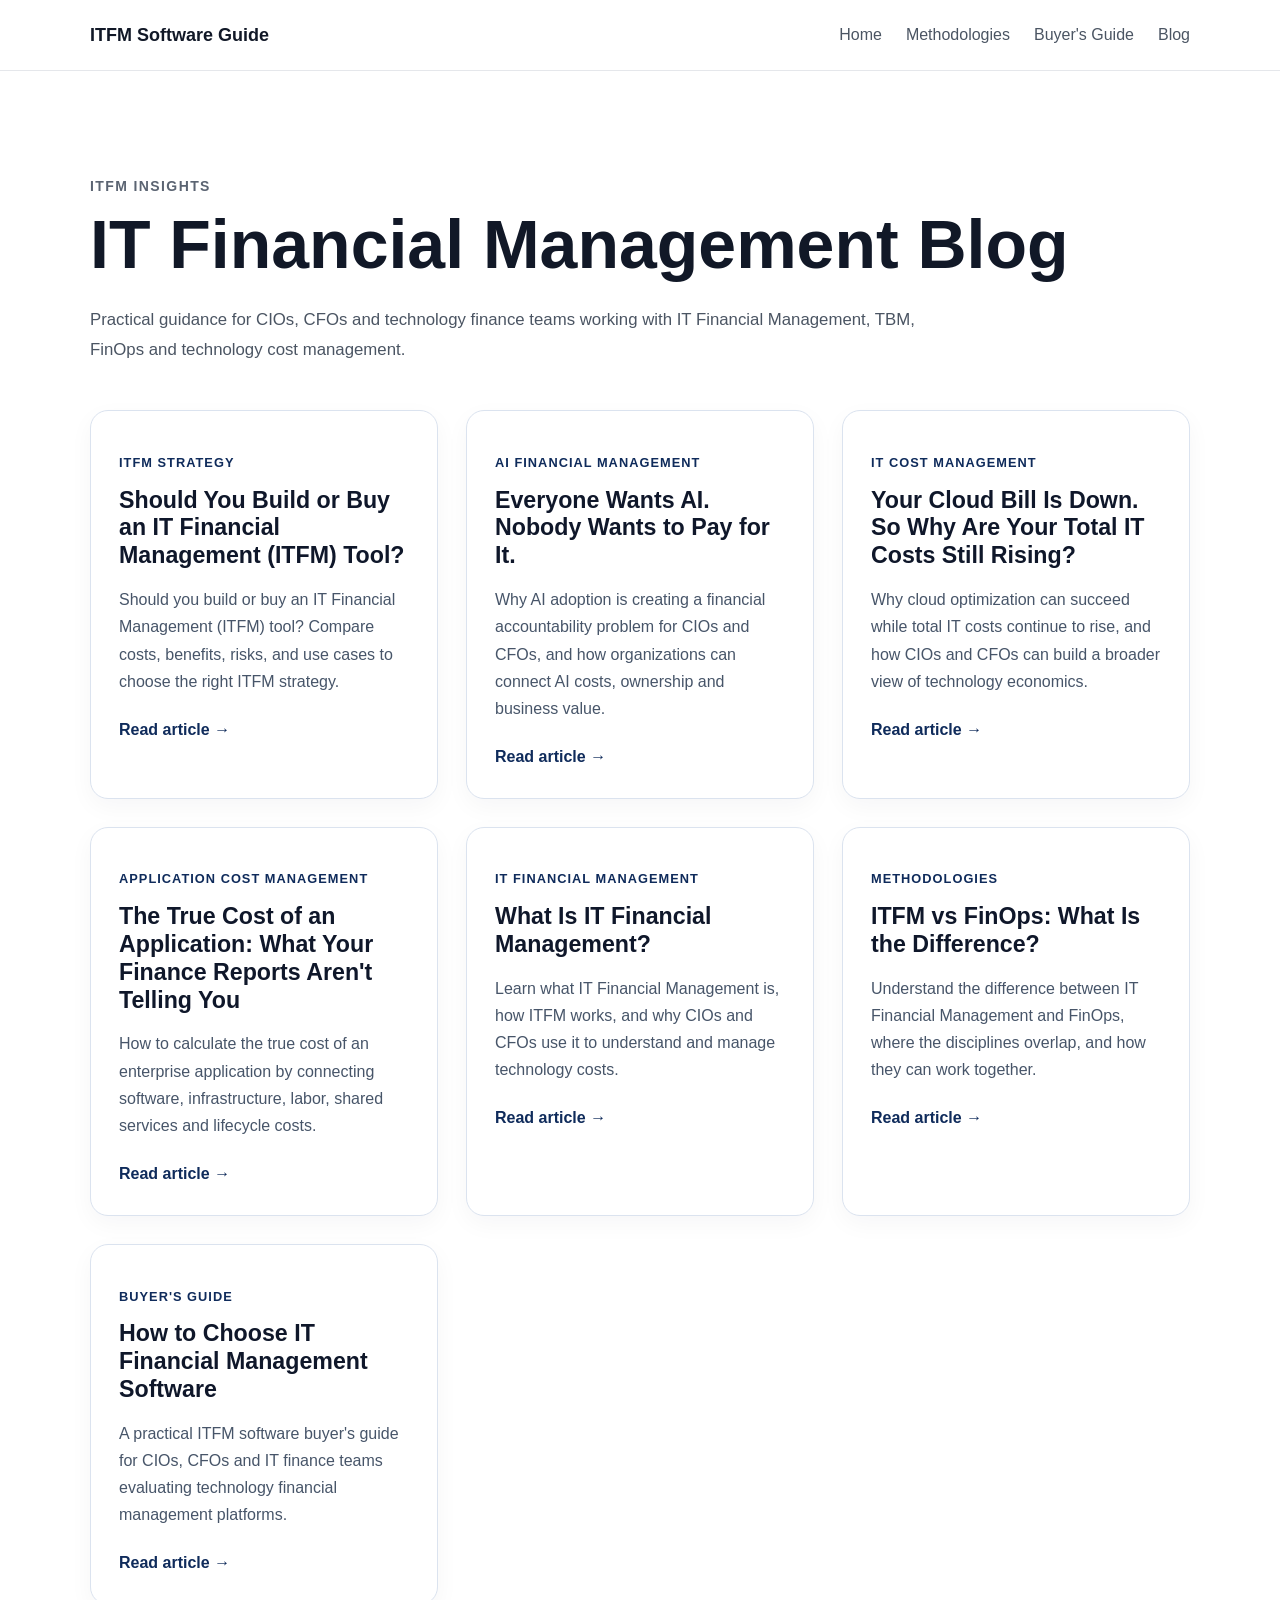
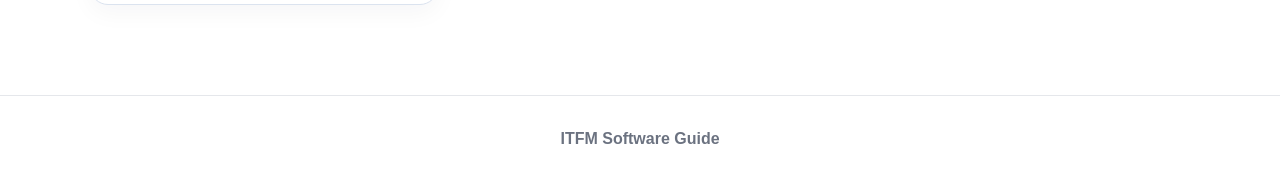
<file: blog/index.html>
<!DOCTYPE html>
<html lang="en">

<head>
  <meta charset="UTF-8">
  <meta name="viewport" content="width=device-width, initial-scale=1.0">

  <title>ITFM Blog | IT Financial Management Software Guide</title>

  <meta
    name="description"
    content="Guides, methodologies and software research for CIOs, CFOs and IT finance teams working with IT Financial Management."
  >

  <link
    rel="canonical"
    href="https://itfinancialmanagementsoftware.com/blog/"
  >

  <link rel="stylesheet" href="/style.css">
</head>

<body>

<header class="site-header">
  <div class="container">

    <a class="logo" href="/">
      ITFM Software Guide
    </a>

    <nav>
      <a href="/">Home</a>
      <a href="/#methodologies">Methodologies</a>
      <a href="/#buyers-guide">Buyer's Guide</a>
      <a href="/blog/">Blog</a>
    </nav>

  </div>
</header>


<main>

<section class="section blog-index">

  <div class="container">

    <p class="eyebrow">ITFM Insights</p>

    <h1>IT Financial Management Blog</h1>

    <p class="section-intro">
      Practical guidance for CIOs, CFOs and technology finance teams
      working with IT Financial Management, TBM, FinOps and technology
      cost management.
    </p>

    <div class="blog-grid">

      
        <article class="blog-card">
          <p class="blog-category">ITFM Strategy</p>

          <h2>
            <a href="/blog/build-vs-buy-it-financial-management-tool/">
              Should You Build or Buy an IT Financial Management (ITFM) Tool?
            </a>
          </h2>

          <p>
            Should you build or buy an IT Financial Management (ITFM) tool? Compare costs, benefits, risks, and use cases to choose the right ITFM strategy.
          </p>

          <a class="text-link" href="/blog/build-vs-buy-it-financial-management-tool/">
            Read article →
          </a>
        </article>
        

        <article class="blog-card">
          <p class="blog-category">AI Financial Management</p>

          <h2>
            <a href="/blog/ai-spending-financial-accountability/">
              Everyone Wants AI. Nobody Wants to Pay for It.
            </a>
          </h2>

          <p>
            Why AI adoption is creating a financial accountability problem for CIOs and CFOs, and how organizations can connect AI costs, ownership and business value.
          </p>

          <a class="text-link" href="/blog/ai-spending-financial-accountability/">
            Read article →
          </a>
        </article>
        

        <article class="blog-card">
          <p class="blog-category">IT Cost Management</p>

          <h2>
            <a href="/blog/cloud-bill-down-total-it-costs-rising/">
              Your Cloud Bill Is Down. So Why Are Your Total IT Costs Still Rising?
            </a>
          </h2>

          <p>
            Why cloud optimization can succeed while total IT costs continue to rise, and how CIOs and CFOs can build a broader view of technology economics.
          </p>

          <a class="text-link" href="/blog/cloud-bill-down-total-it-costs-rising/">
            Read article →
          </a>
        </article>
        

        <article class="blog-card">
          <p class="blog-category">Application Cost Management</p>

          <h2>
            <a href="/blog/true-cost-of-an-application/">
              The True Cost of an Application: What Your Finance Reports Aren't Telling You
            </a>
          </h2>

          <p>
            How to calculate the true cost of an enterprise application by connecting software, infrastructure, labor, shared services and lifecycle costs.
          </p>

          <a class="text-link" href="/blog/true-cost-of-an-application/">
            Read article →
          </a>
        </article>
        

        <article class="blog-card">
          <p class="blog-category">IT Financial Management</p>

          <h2>
            <a href="/blog/what-is-it-financial-management/">
              What Is IT Financial Management?
            </a>
          </h2>

          <p>
            Learn what IT Financial Management is, how ITFM works, and why CIOs and CFOs use it to understand and manage technology costs.
          </p>

          <a class="text-link" href="/blog/what-is-it-financial-management/">
            Read article →
          </a>
        </article>
        

        <article class="blog-card">
          <p class="blog-category">Methodologies</p>

          <h2>
            <a href="/blog/itfm-vs-finops/">
              ITFM vs FinOps: What Is the Difference?
            </a>
          </h2>

          <p>
            Understand the difference between IT Financial Management and FinOps, where the disciplines overlap, and how they can work together.
          </p>

          <a class="text-link" href="/blog/itfm-vs-finops/">
            Read article →
          </a>
        </article>
        

        <article class="blog-card">
          <p class="blog-category">Buyer's Guide</p>

          <h2>
            <a href="/blog/how-to-choose-itfm-software/">
              How to Choose IT Financial Management Software
            </a>
          </h2>

          <p>
            A practical ITFM software buyer's guide for CIOs, CFOs and IT finance teams evaluating technology financial management platforms.
          </p>

          <a class="text-link" href="/blog/how-to-choose-itfm-software/">
            Read article →
          </a>
        </article>
        

    </div>

  </div>

</section>

</main>


<footer class="site-footer">

  <div class="container">
    <strong>ITFM Software Guide</strong>
  </div>

</footer>

</body>
</html>
</file>
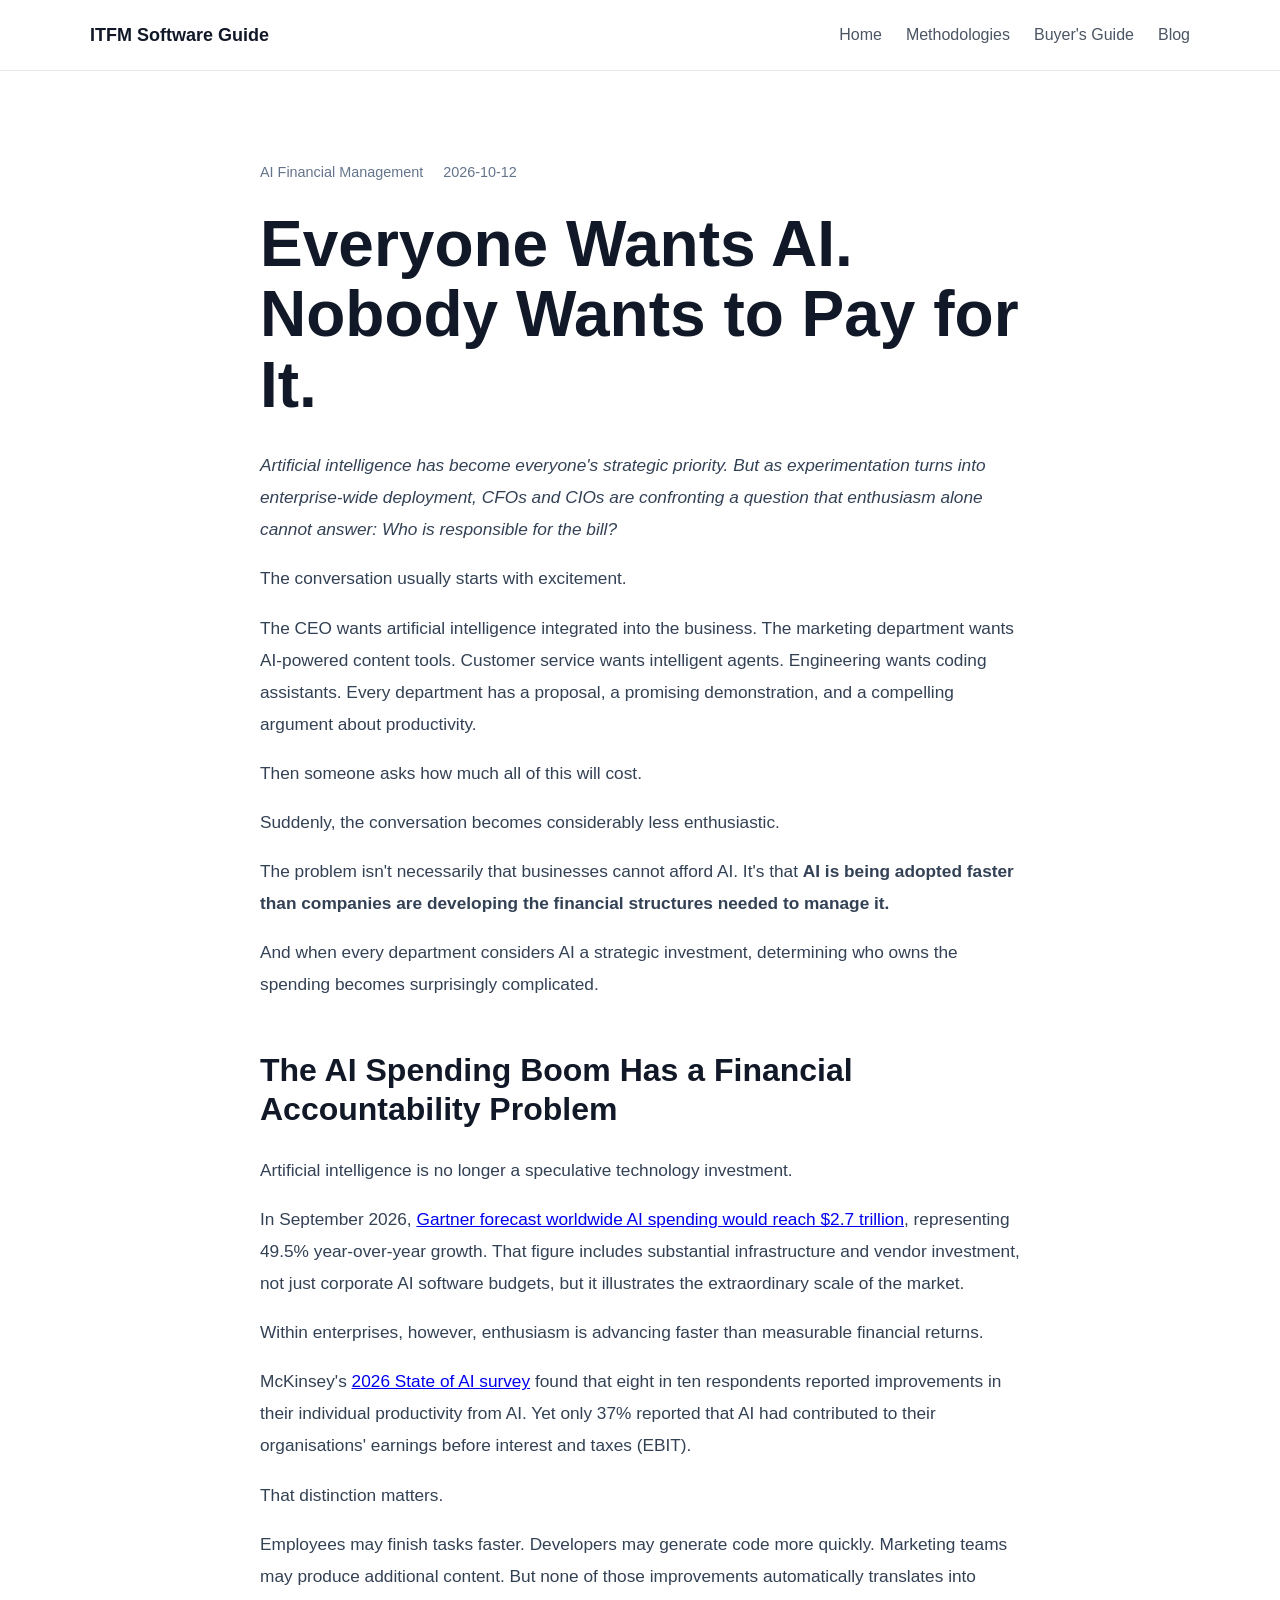
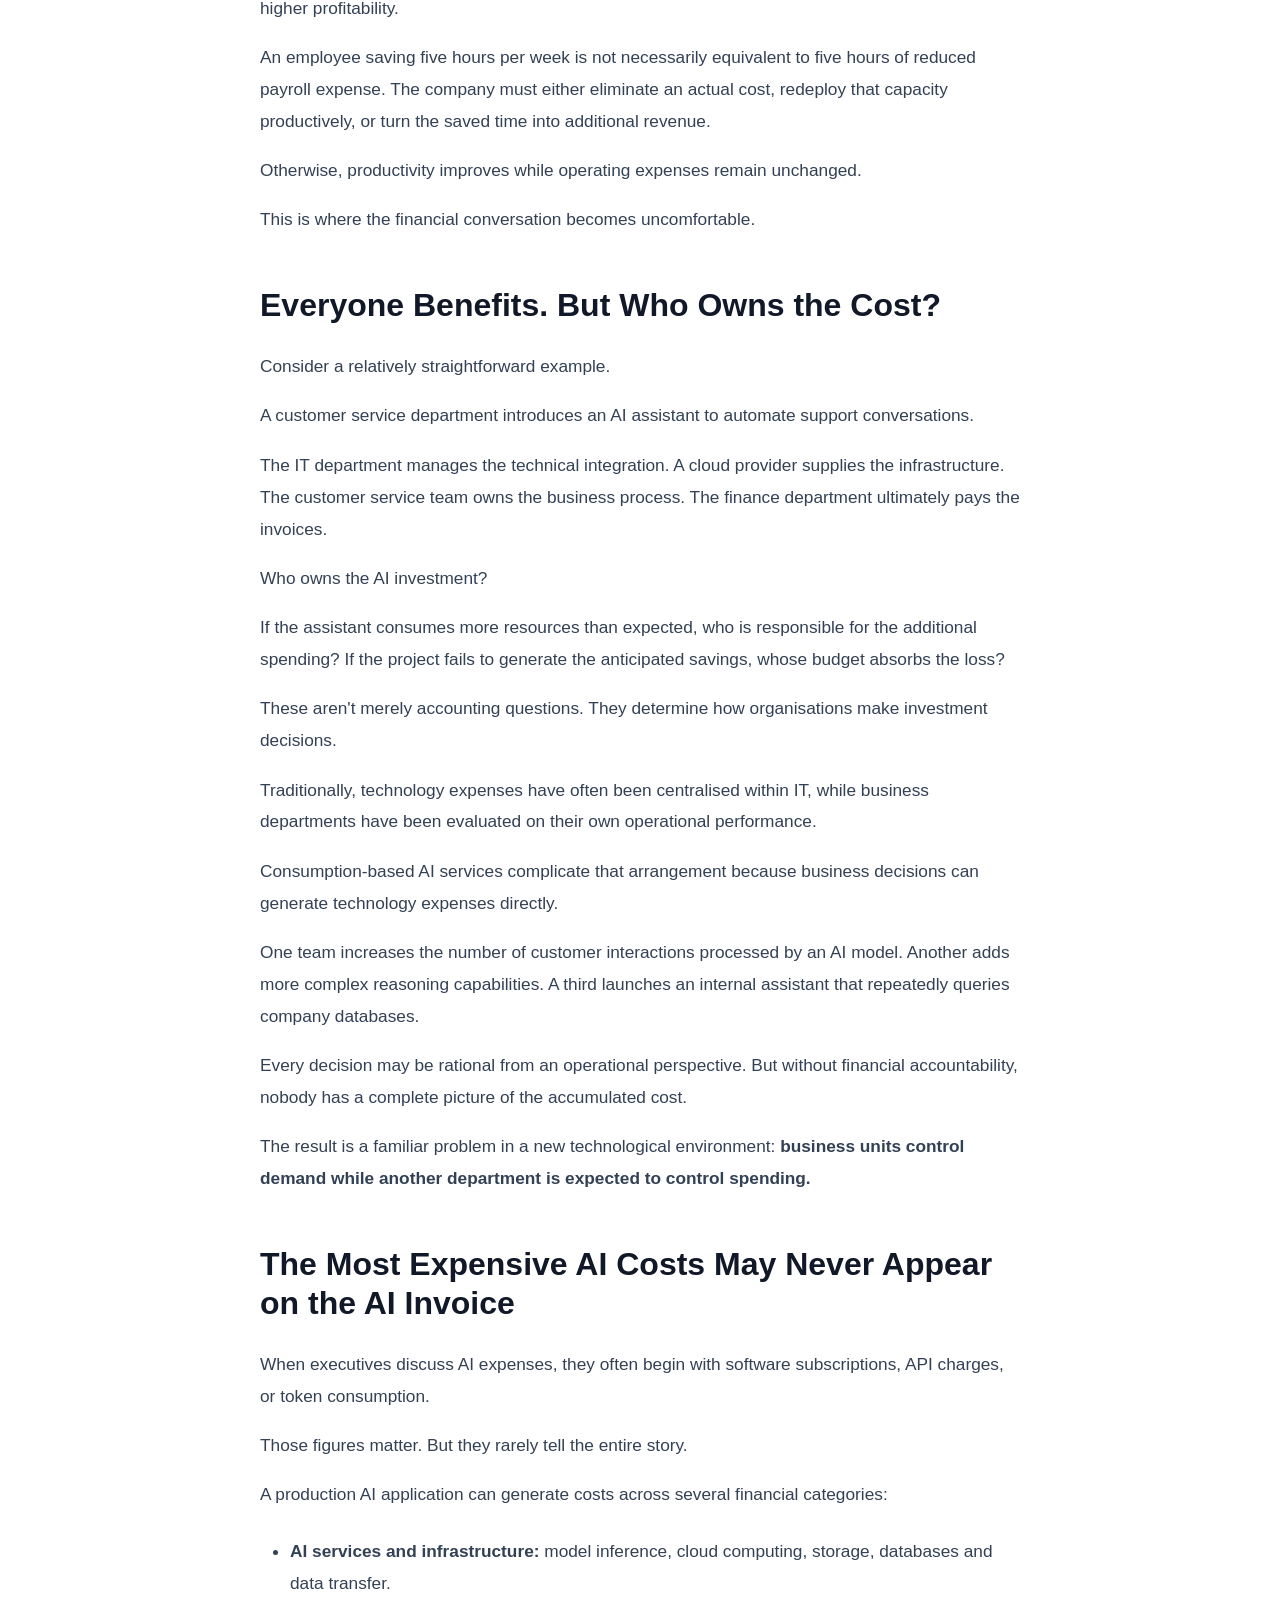
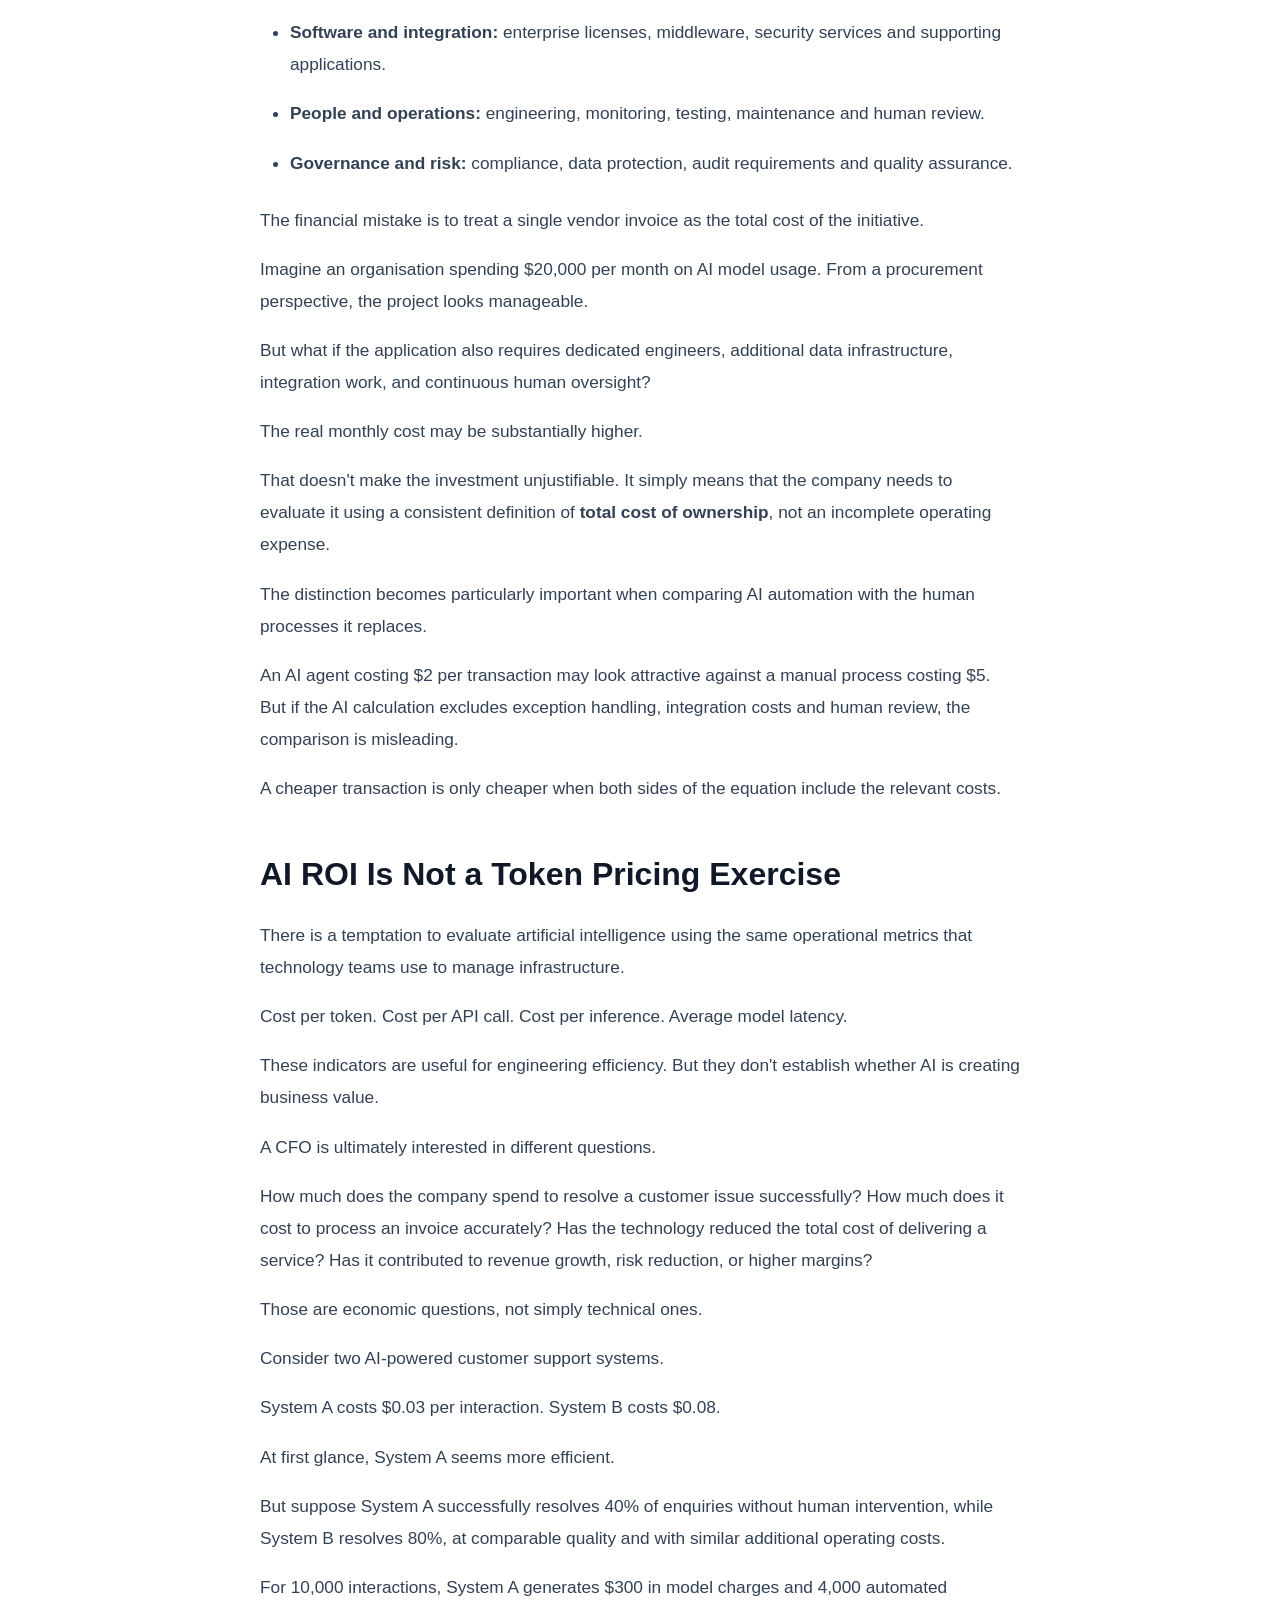
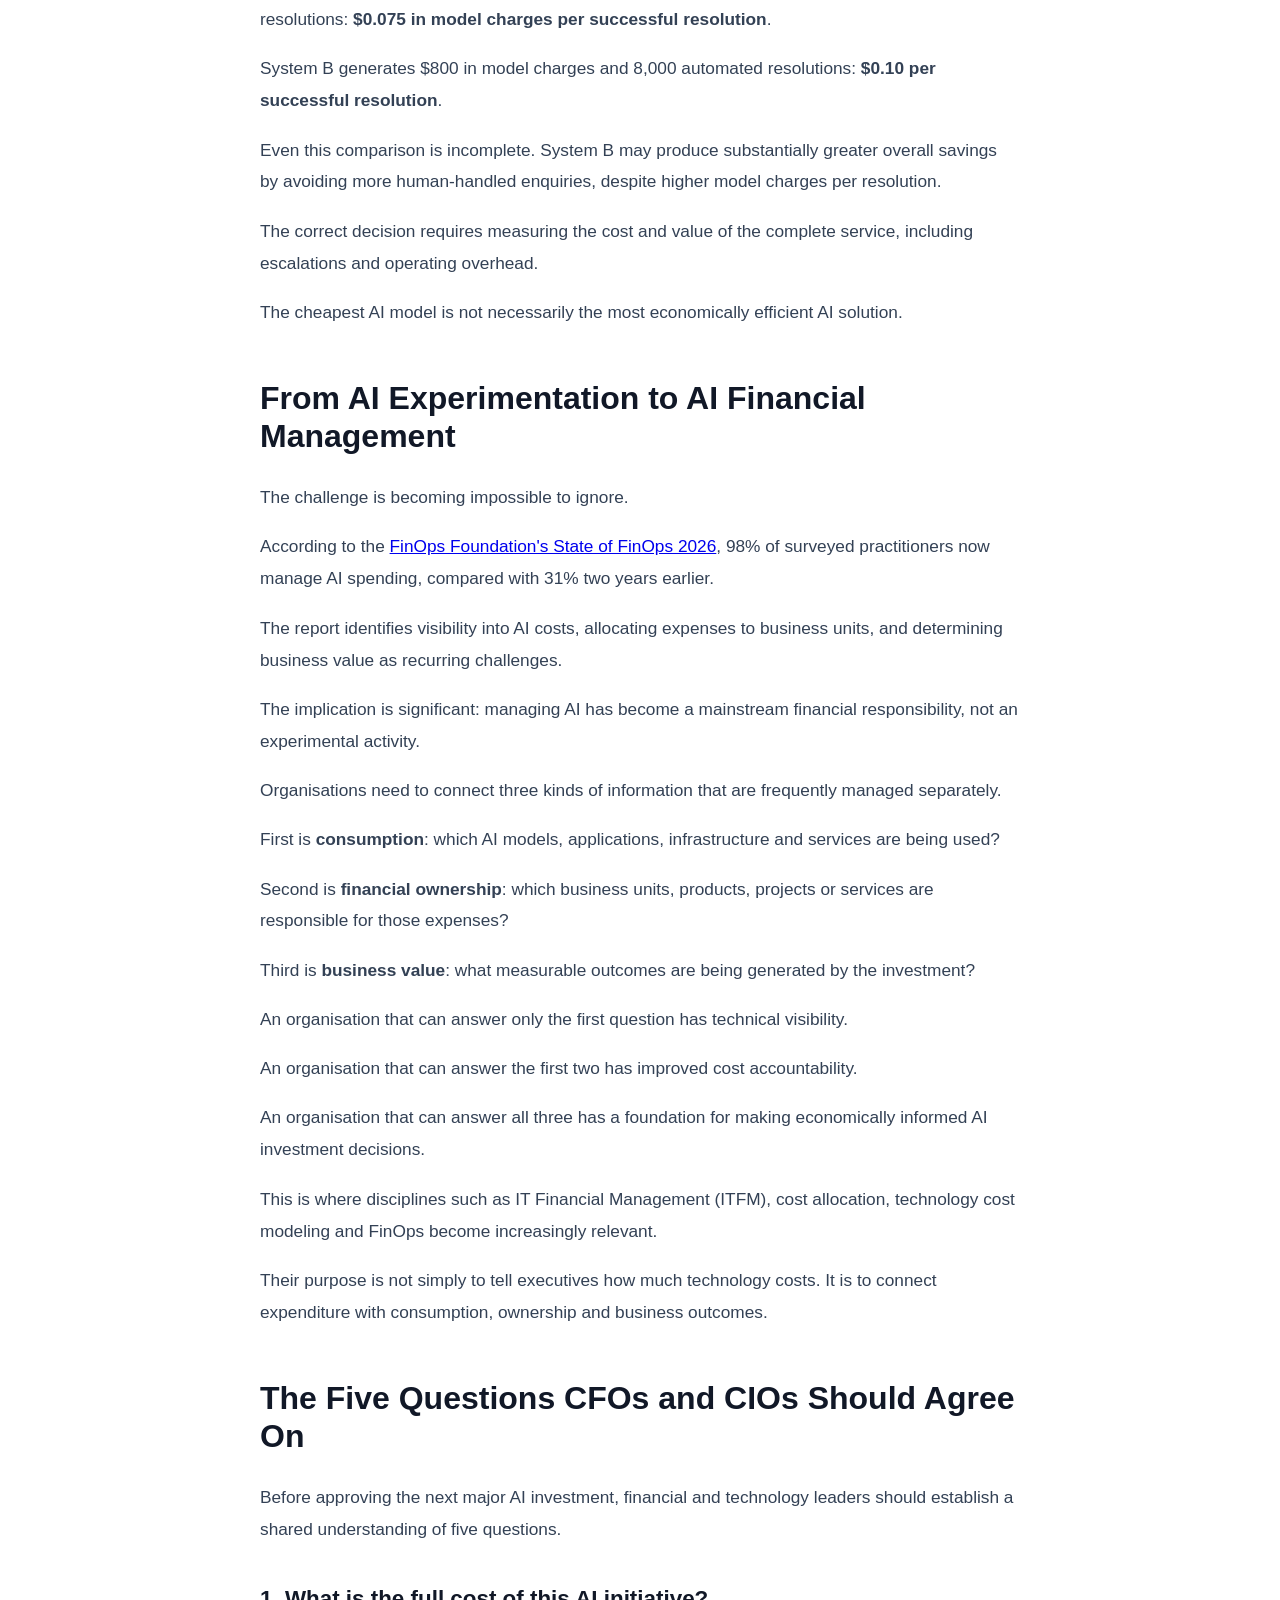
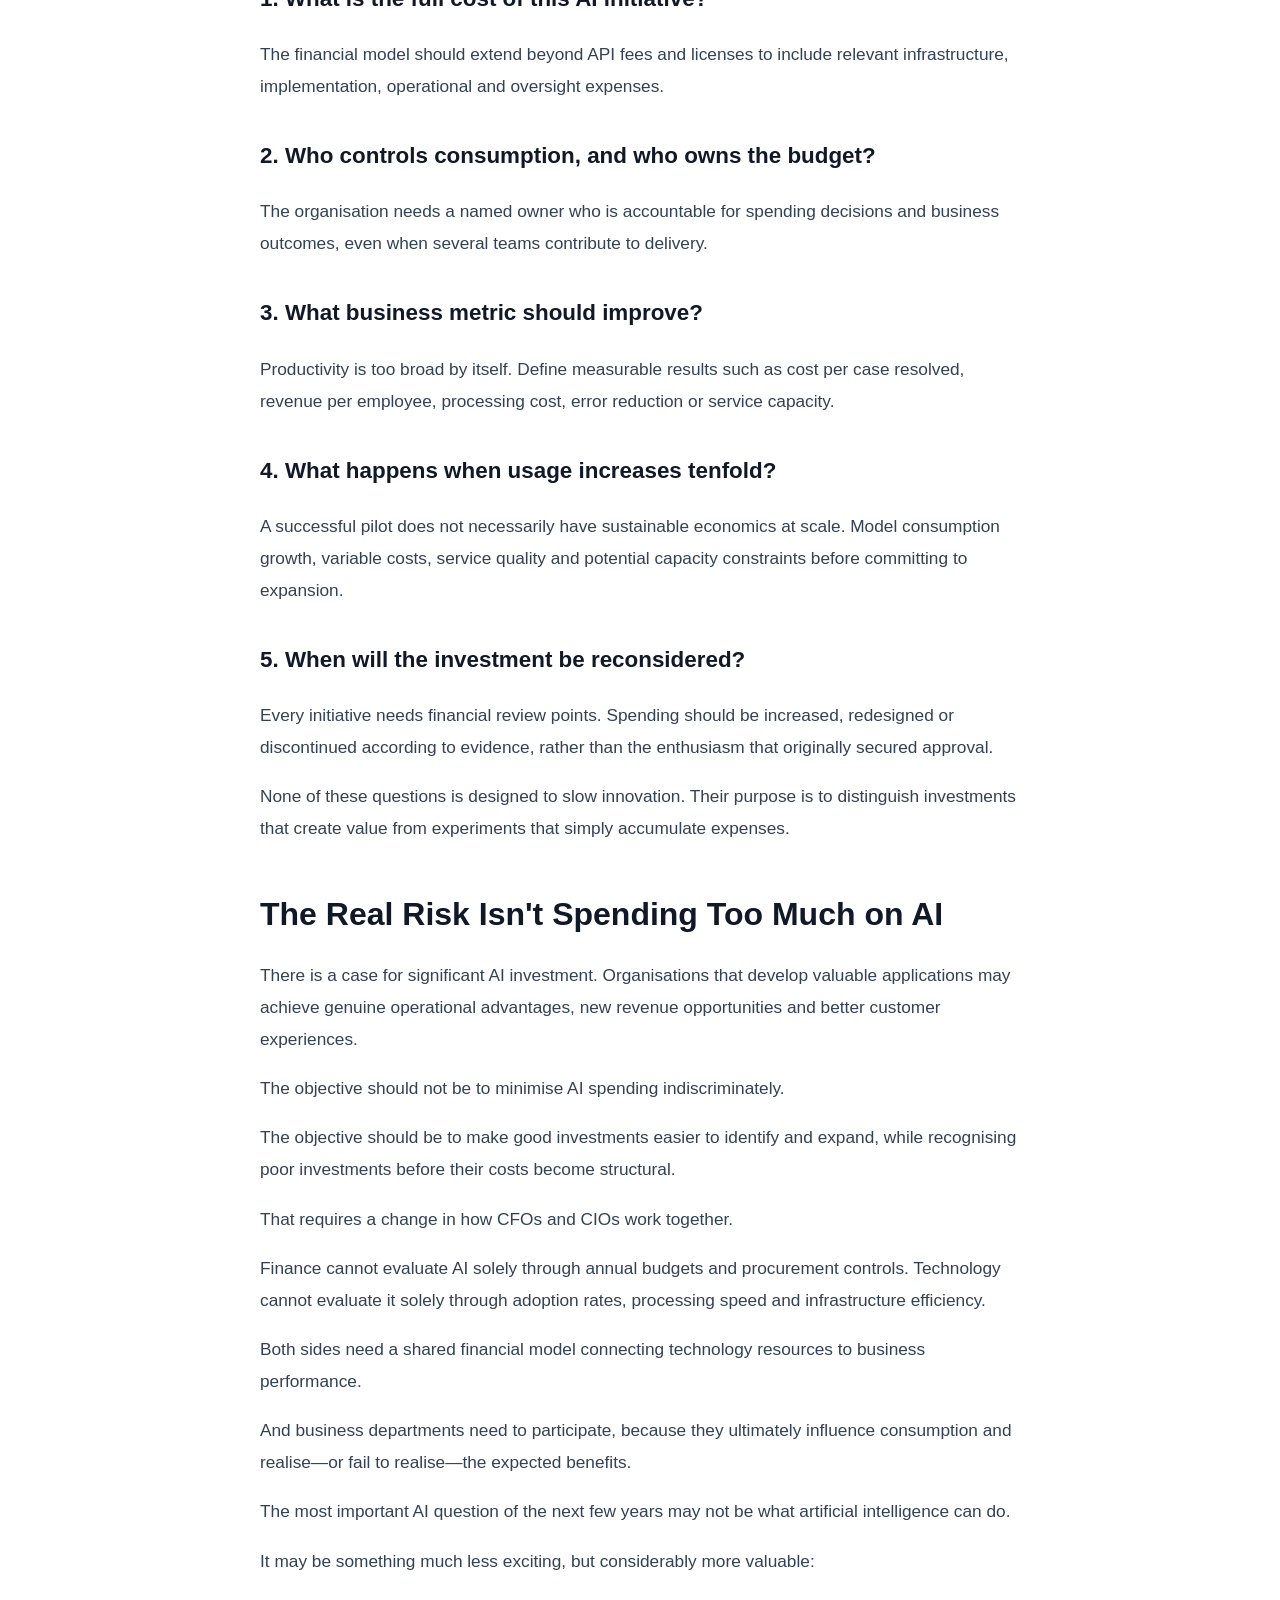
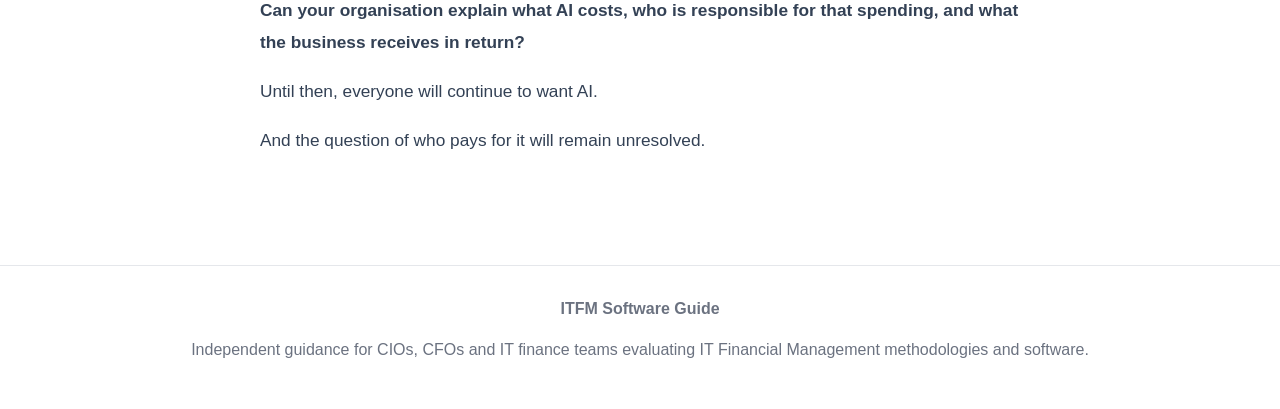
<file: blog/ai-spending-financial-accountability/index.html>
<!DOCTYPE html>
<html lang="en">

<head>
  <meta charset="UTF-8">
  <meta name="viewport" content="width=device-width, initial-scale=1.0">

  <title>Everyone Wants AI. Nobody Wants to Pay for It. | ITFM Software Guide</title>

  <meta name="description" content="Why AI adoption is creating a financial accountability problem for CIOs and CFOs, and how organizations can connect AI costs, ownership and business value.">

  <link
    rel="canonical"
    href="https://itfinancialmanagementsoftware.com/blog/ai-spending-financial-accountability/"
  >

  <link rel="stylesheet" href="/style.css">
</head>

<body>

  <header class="site-header">
    <div class="container">

      <a class="logo" href="/">
        ITFM Software Guide
      </a>

      <nav>
        <a href="/">Home</a>
        <a href="/#methodologies">Methodologies</a>
        <a href="/#buyers-guide">Buyer's Guide</a>
        <a href="/blog/">Blog</a>
      </nav>

    </div>
  </header>


  <main>

    <article class="blog-article">

      <div class="container narrow">

        <div class="article-meta">
          <span>AI Financial Management</span>
          <span>2026-10-12</span>
        </div>

        <h1>Everyone Wants AI. Nobody Wants to Pay for It.</h1>
<p><em>Artificial intelligence has become everyone's strategic priority. But
as experimentation turns into enterprise-wide deployment, CFOs and CIOs
are confronting a question that enthusiasm alone cannot answer: Who is
responsible for the bill?</em></p>
<p>The conversation usually starts with excitement.</p>
<p>The CEO wants artificial intelligence integrated into the business. The
marketing department wants AI-powered content tools. Customer service
wants intelligent agents. Engineering wants coding assistants. Every
department has a proposal, a promising demonstration, and a compelling
argument about productivity.</p>
<p>Then someone asks how much all of this will cost.</p>
<p>Suddenly, the conversation becomes considerably less enthusiastic.</p>
<p>The problem isn't necessarily that businesses cannot afford AI. It's
that <strong>AI is being adopted faster than companies are developing the
financial structures needed to manage it.</strong></p>
<p>And when every department considers AI a strategic investment,
determining who owns the spending becomes surprisingly complicated.</p>
<h2>The AI Spending Boom Has a Financial Accountability Problem</h2>
<p>Artificial intelligence is no longer a speculative technology
investment.</p>
<p>In September 2026, <a href="https://www.gartner.com/en/newsroom/press-releases/2026-09-16-gartner-forecasts-worldwide-ai-spending-to-grow-49-point-5-percent-in-2026">Gartner forecast worldwide AI spending would
reach $2.7
trillion</a>,
representing 49.5% year-over-year growth. That figure includes
substantial infrastructure and vendor investment, not just corporate AI
software budgets, but it illustrates the extraordinary scale of the
market.</p>
<p>Within enterprises, however, enthusiasm is advancing faster than
measurable financial returns.</p>
<p>McKinsey's <a href="https://www.mckinsey.com/capabilities/quantumblack/our-insights/the-state-of-ai">2026 State of AI
survey</a>
found that eight in ten respondents reported improvements in their
individual productivity from AI. Yet only 37% reported that AI had
contributed to their organisations' earnings before interest and taxes
(EBIT).</p>
<p>That distinction matters.</p>
<p>Employees may finish tasks faster. Developers may generate code more
quickly. Marketing teams may produce additional content. But none of
those improvements automatically translates into higher profitability.</p>
<p>An employee saving five hours per week is not necessarily equivalent to
five hours of reduced payroll expense. The company must either eliminate
an actual cost, redeploy that capacity productively, or turn the saved
time into additional revenue.</p>
<p>Otherwise, productivity improves while operating expenses remain
unchanged.</p>
<p>This is where the financial conversation becomes uncomfortable.</p>
<h2>Everyone Benefits. But Who Owns the Cost?</h2>
<p>Consider a relatively straightforward example.</p>
<p>A customer service department introduces an AI assistant to automate
support conversations.</p>
<p>The IT department manages the technical integration. A cloud provider
supplies the infrastructure. The customer service team owns the business
process. The finance department ultimately pays the invoices.</p>
<p>Who owns the AI investment?</p>
<p>If the assistant consumes more resources than expected, who is
responsible for the additional spending? If the project fails to
generate the anticipated savings, whose budget absorbs the loss?</p>
<p>These aren't merely accounting questions. They determine how
organisations make investment decisions.</p>
<p>Traditionally, technology expenses have often been centralised within
IT, while business departments have been evaluated on their own
operational performance.</p>
<p>Consumption-based AI services complicate that arrangement because
business decisions can generate technology expenses directly.</p>
<p>One team increases the number of customer interactions processed by an
AI model. Another adds more complex reasoning capabilities. A third
launches an internal assistant that repeatedly queries company
databases.</p>
<p>Every decision may be rational from an operational perspective. But
without financial accountability, nobody has a complete picture of the
accumulated cost.</p>
<p>The result is a familiar problem in a new technological environment:
<strong>business units control demand while another department is expected to
control spending.</strong></p>
<h2>The Most Expensive AI Costs May Never Appear on the AI Invoice</h2>
<p>When executives discuss AI expenses, they often begin with software
subscriptions, API charges, or token consumption.</p>
<p>Those figures matter. But they rarely tell the entire story.</p>
<p>A production AI application can generate costs across several financial
categories:</p>
<ul>
<li>
<p><strong>AI services and infrastructure:</strong> model inference, cloud computing,
  storage, databases and data transfer.</p>
</li>
<li>
<p><strong>Software and integration:</strong> enterprise licenses, middleware,
  security services and supporting applications.</p>
</li>
<li>
<p><strong>People and operations:</strong> engineering, monitoring, testing,
  maintenance and human review.</p>
</li>
<li>
<p><strong>Governance and risk:</strong> compliance, data protection, audit
  requirements and quality assurance.</p>
</li>
</ul>
<p>The financial mistake is to treat a single vendor invoice as the total
cost of the initiative.</p>
<p>Imagine an organisation spending $20,000 per month on AI model usage.
From a procurement perspective, the project looks manageable.</p>
<p>But what if the application also requires dedicated engineers,
additional data infrastructure, integration work, and continuous human
oversight?</p>
<p>The real monthly cost may be substantially higher.</p>
<p>That doesn't make the investment unjustifiable. It simply means that the
company needs to evaluate it using a consistent definition of <strong>total
cost of ownership</strong>, not an incomplete operating expense.</p>
<p>The distinction becomes particularly important when comparing AI
automation with the human processes it replaces.</p>
<p>An AI agent costing $2 per transaction may look attractive against a
manual process costing $5. But if the AI calculation excludes exception
handling, integration costs and human review, the comparison is
misleading.</p>
<p>A cheaper transaction is only cheaper when both sides of the equation
include the relevant costs.</p>
<h2>AI ROI Is Not a Token Pricing Exercise</h2>
<p>There is a temptation to evaluate artificial intelligence using the same
operational metrics that technology teams use to manage infrastructure.</p>
<p>Cost per token. Cost per API call. Cost per inference. Average model
latency.</p>
<p>These indicators are useful for engineering efficiency. But they don't
establish whether AI is creating business value.</p>
<p>A CFO is ultimately interested in different questions.</p>
<p>How much does the company spend to resolve a customer issue
successfully? How much does it cost to process an invoice accurately?
Has the technology reduced the total cost of delivering a service? Has
it contributed to revenue growth, risk reduction, or higher margins?</p>
<p>Those are economic questions, not simply technical ones.</p>
<p>Consider two AI-powered customer support systems.</p>
<p>System A costs $0.03 per interaction. System B costs $0.08.</p>
<p>At first glance, System A seems more efficient.</p>
<p>But suppose System A successfully resolves 40% of enquiries without
human intervention, while System B resolves 80%, at comparable quality
and with similar additional operating costs.</p>
<p>For 10,000 interactions, System A generates $300 in model charges and
4,000 automated resolutions: <strong>$0.075 in model charges per successful
resolution</strong>.</p>
<p>System B generates $800 in model charges and 8,000 automated
resolutions: <strong>$0.10 per successful resolution</strong>.</p>
<p>Even this comparison is incomplete. System B may produce substantially
greater overall savings by avoiding more human-handled enquiries,
despite higher model charges per resolution.</p>
<p>The correct decision requires measuring the cost and value of the
complete service, including escalations and operating overhead.</p>
<p>The cheapest AI model is not necessarily the most economically efficient
AI solution.</p>
<h2>From AI Experimentation to AI Financial Management</h2>
<p>The challenge is becoming impossible to ignore.</p>
<p>According to the <a href="https://data.finops.org/">FinOps Foundation's State of FinOps
2026</a>, 98% of surveyed practitioners now
manage AI spending, compared with 31% two years earlier.</p>
<p>The report identifies visibility into AI costs, allocating expenses to
business units, and determining business value as recurring challenges.</p>
<p>The implication is significant: managing AI has become a mainstream
financial responsibility, not an experimental activity.</p>
<p>Organisations need to connect three kinds of information that are
frequently managed separately.</p>
<p>First is <strong>consumption</strong>: which AI models, applications, infrastructure
and services are being used?</p>
<p>Second is <strong>financial ownership</strong>: which business units, products,
projects or services are responsible for those expenses?</p>
<p>Third is <strong>business value</strong>: what measurable outcomes are being
generated by the investment?</p>
<p>An organisation that can answer only the first question has technical
visibility.</p>
<p>An organisation that can answer the first two has improved cost
accountability.</p>
<p>An organisation that can answer all three has a foundation for making
economically informed AI investment decisions.</p>
<p>This is where disciplines such as IT Financial Management (ITFM), cost
allocation, technology cost modeling and FinOps become increasingly
relevant.</p>
<p>Their purpose is not simply to tell executives how much technology
costs. It is to connect expenditure with consumption, ownership and
business outcomes.</p>
<h2>The Five Questions CFOs and CIOs Should Agree On</h2>
<p>Before approving the next major AI investment, financial and technology
leaders should establish a shared understanding of five questions.</p>
<h3>1. What is the full cost of this AI initiative?</h3>
<p>The financial model should extend beyond API fees and licenses to
include relevant infrastructure, implementation, operational and
oversight expenses.</p>
<h3>2. Who controls consumption, and who owns the budget?</h3>
<p>The organisation needs a named owner who is accountable for spending
decisions and business outcomes, even when several teams contribute to
delivery.</p>
<h3>3. What business metric should improve?</h3>
<p>Productivity is too broad by itself. Define measurable results such as
cost per case resolved, revenue per employee, processing cost, error
reduction or service capacity.</p>
<h3>4. What happens when usage increases tenfold?</h3>
<p>A successful pilot does not necessarily have sustainable economics at
scale. Model consumption growth, variable costs, service quality and
potential capacity constraints before committing to expansion.</p>
<h3>5. When will the investment be reconsidered?</h3>
<p>Every initiative needs financial review points. Spending should be
increased, redesigned or discontinued according to evidence, rather than
the enthusiasm that originally secured approval.</p>
<p>None of these questions is designed to slow innovation. Their purpose is
to distinguish investments that create value from experiments that
simply accumulate expenses.</p>
<h2>The Real Risk Isn't Spending Too Much on AI</h2>
<p>There is a case for significant AI investment. Organisations that
develop valuable applications may achieve genuine operational
advantages, new revenue opportunities and better customer experiences.</p>
<p>The objective should not be to minimise AI spending indiscriminately.</p>
<p>The objective should be to make good investments easier to identify and
expand, while recognising poor investments before their costs become
structural.</p>
<p>That requires a change in how CFOs and CIOs work together.</p>
<p>Finance cannot evaluate AI solely through annual budgets and procurement
controls. Technology cannot evaluate it solely through adoption rates,
processing speed and infrastructure efficiency.</p>
<p>Both sides need a shared financial model connecting technology resources
to business performance.</p>
<p>And business departments need to participate, because they ultimately
influence consumption and realise—or fail to realise—the expected
benefits.</p>
<p>The most important AI question of the next few years may not be what
artificial intelligence can do.</p>
<p>It may be something much less exciting, but considerably more valuable:</p>
<p><strong>Can your organisation explain what AI costs, who is responsible for
that spending, and what the business receives in return?</strong></p>
<p>Until then, everyone will continue to want AI.</p>
<p>And the question of who pays for it will remain unresolved.</p>

      </div>

    </article>

  </main>


  <footer class="site-footer">

    <div class="container">

      <strong>ITFM Software Guide</strong>

      <p>
        Independent guidance for CIOs, CFOs and IT finance teams
        evaluating IT Financial Management methodologies and software.
      </p>

    </div>

  </footer>

</body>
</html>
</file>
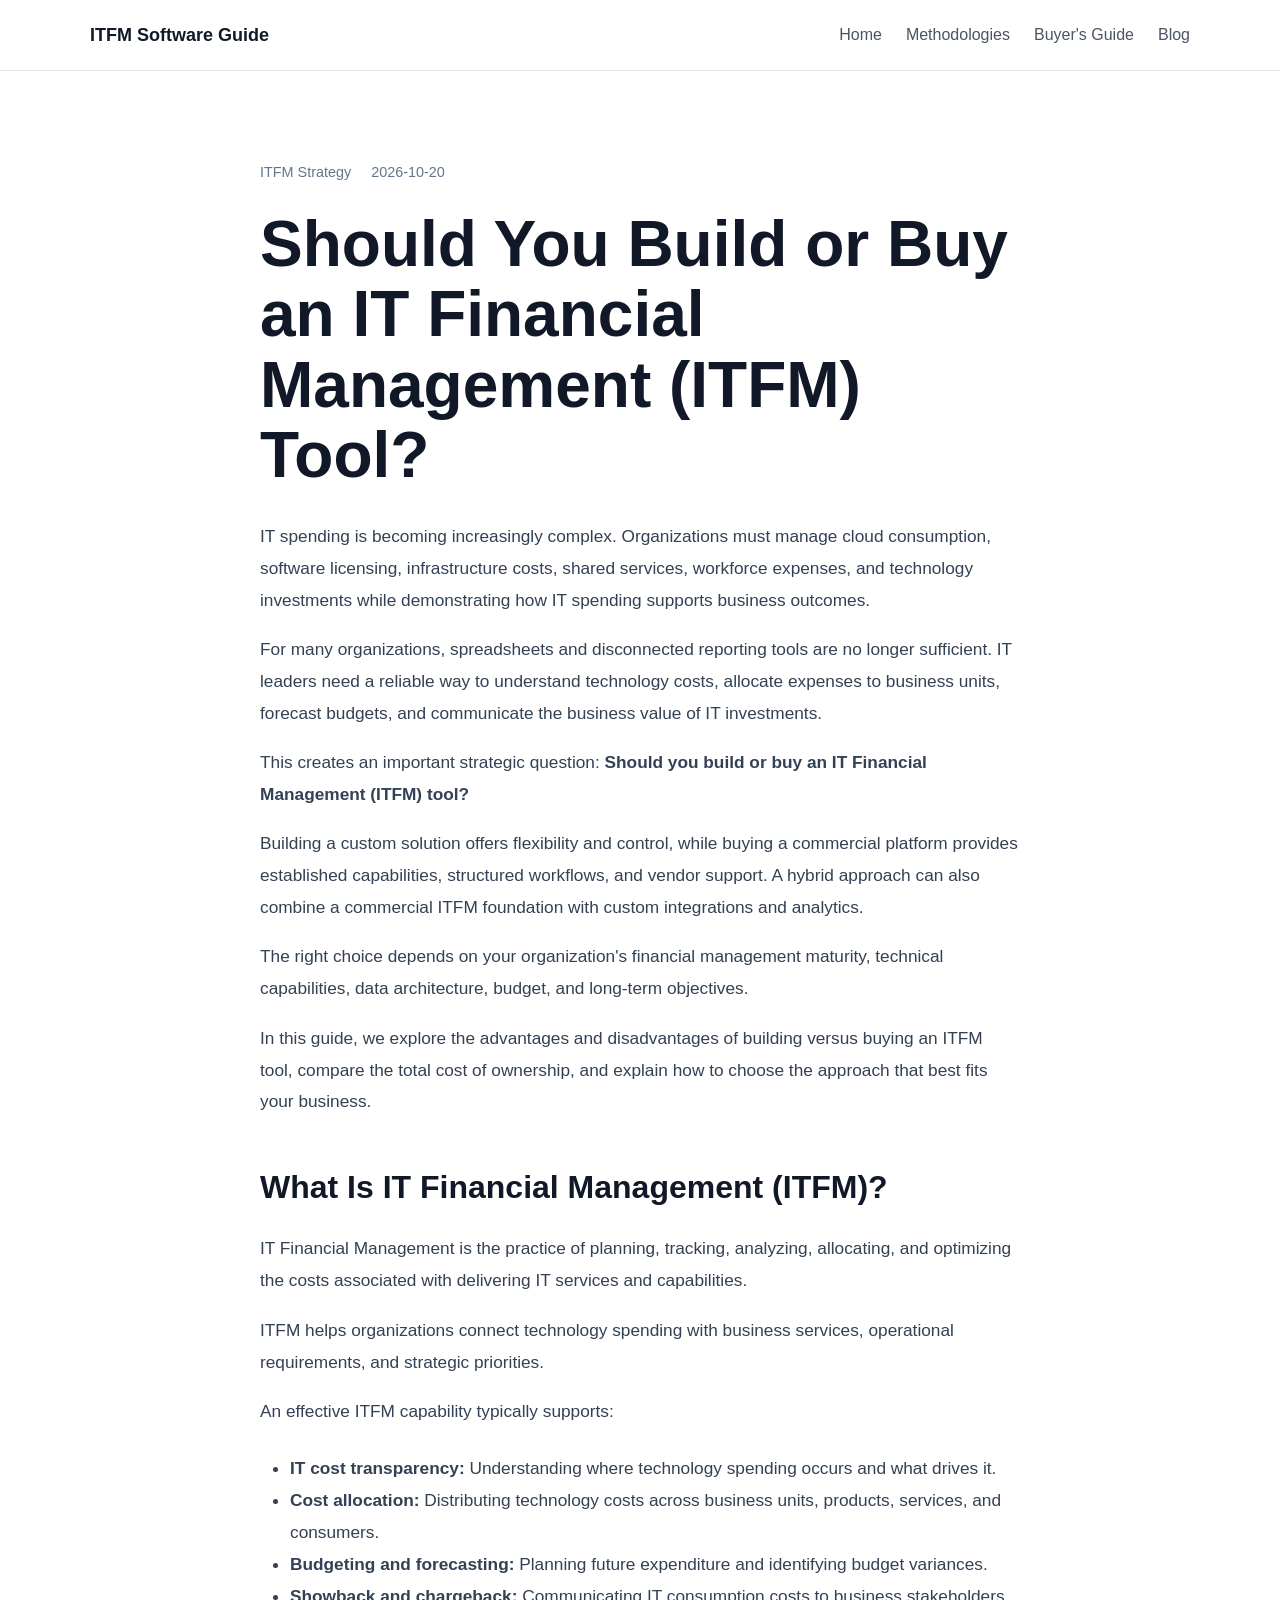
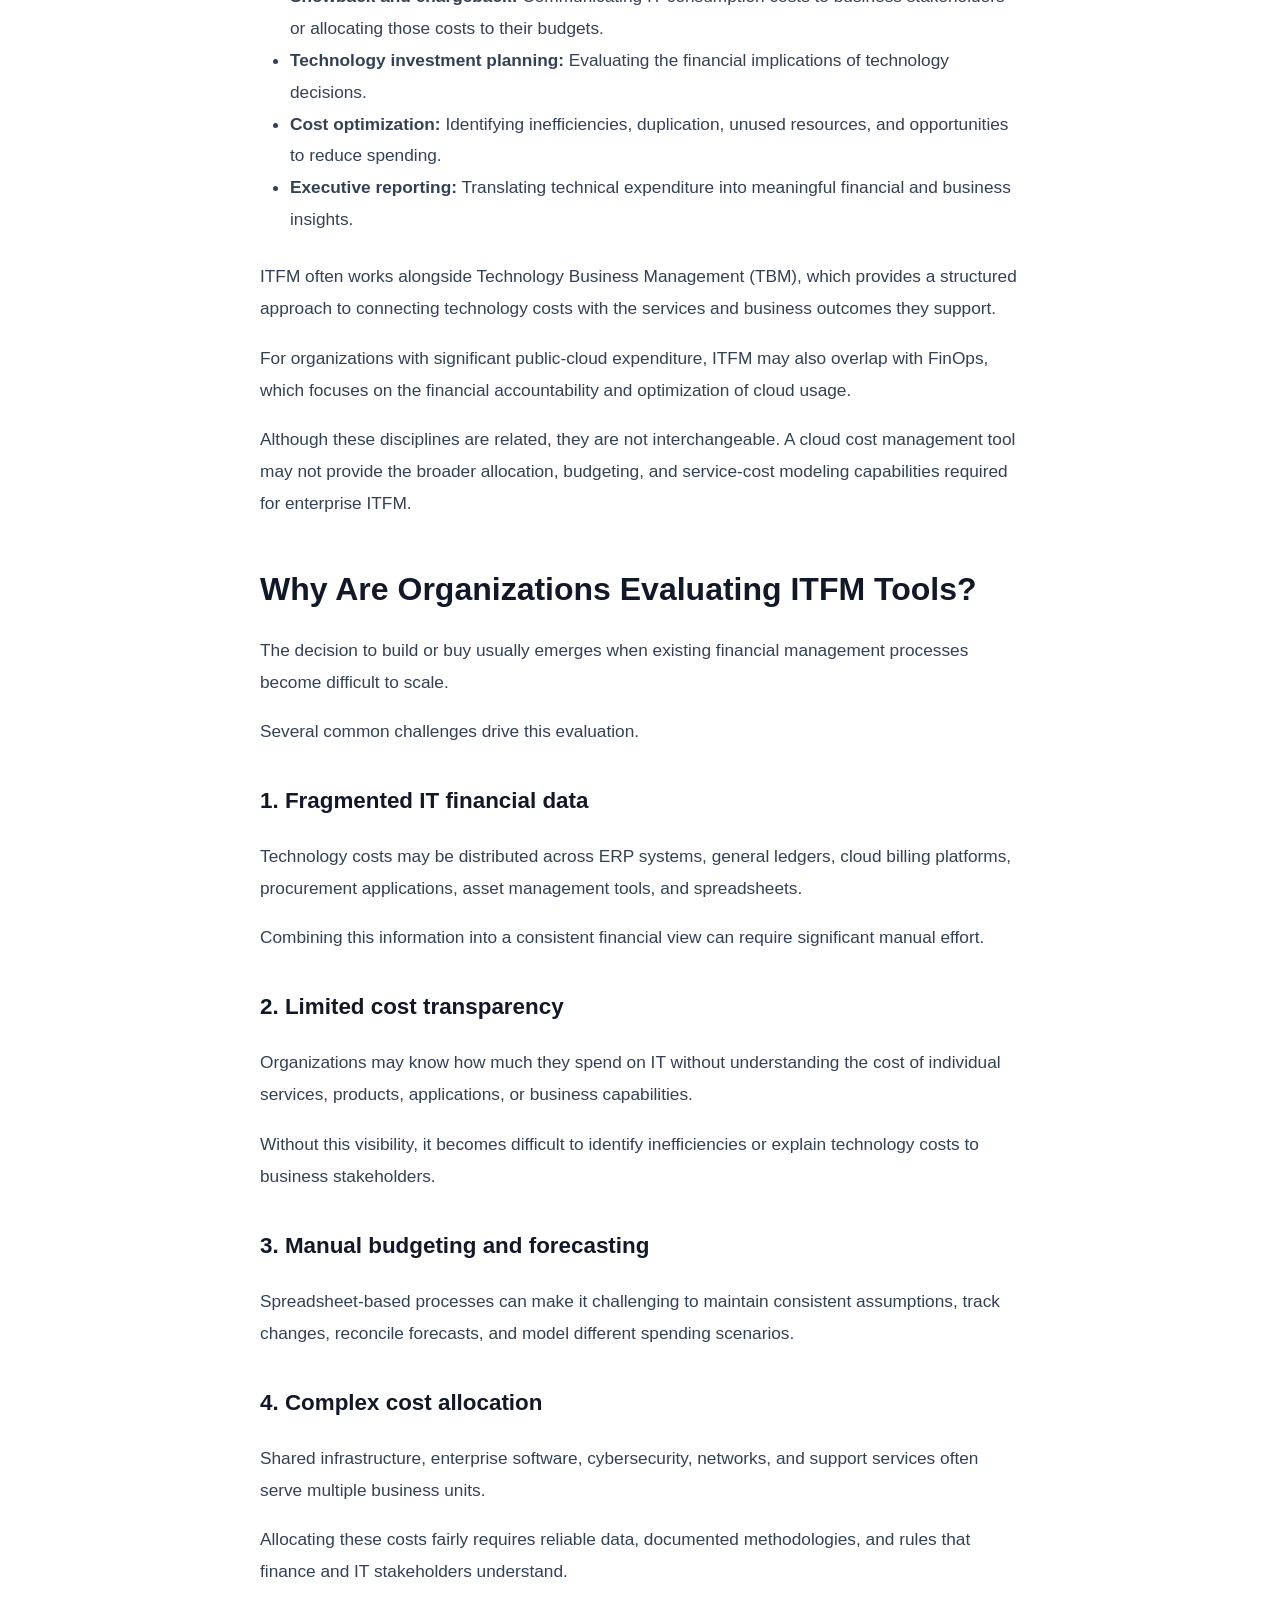
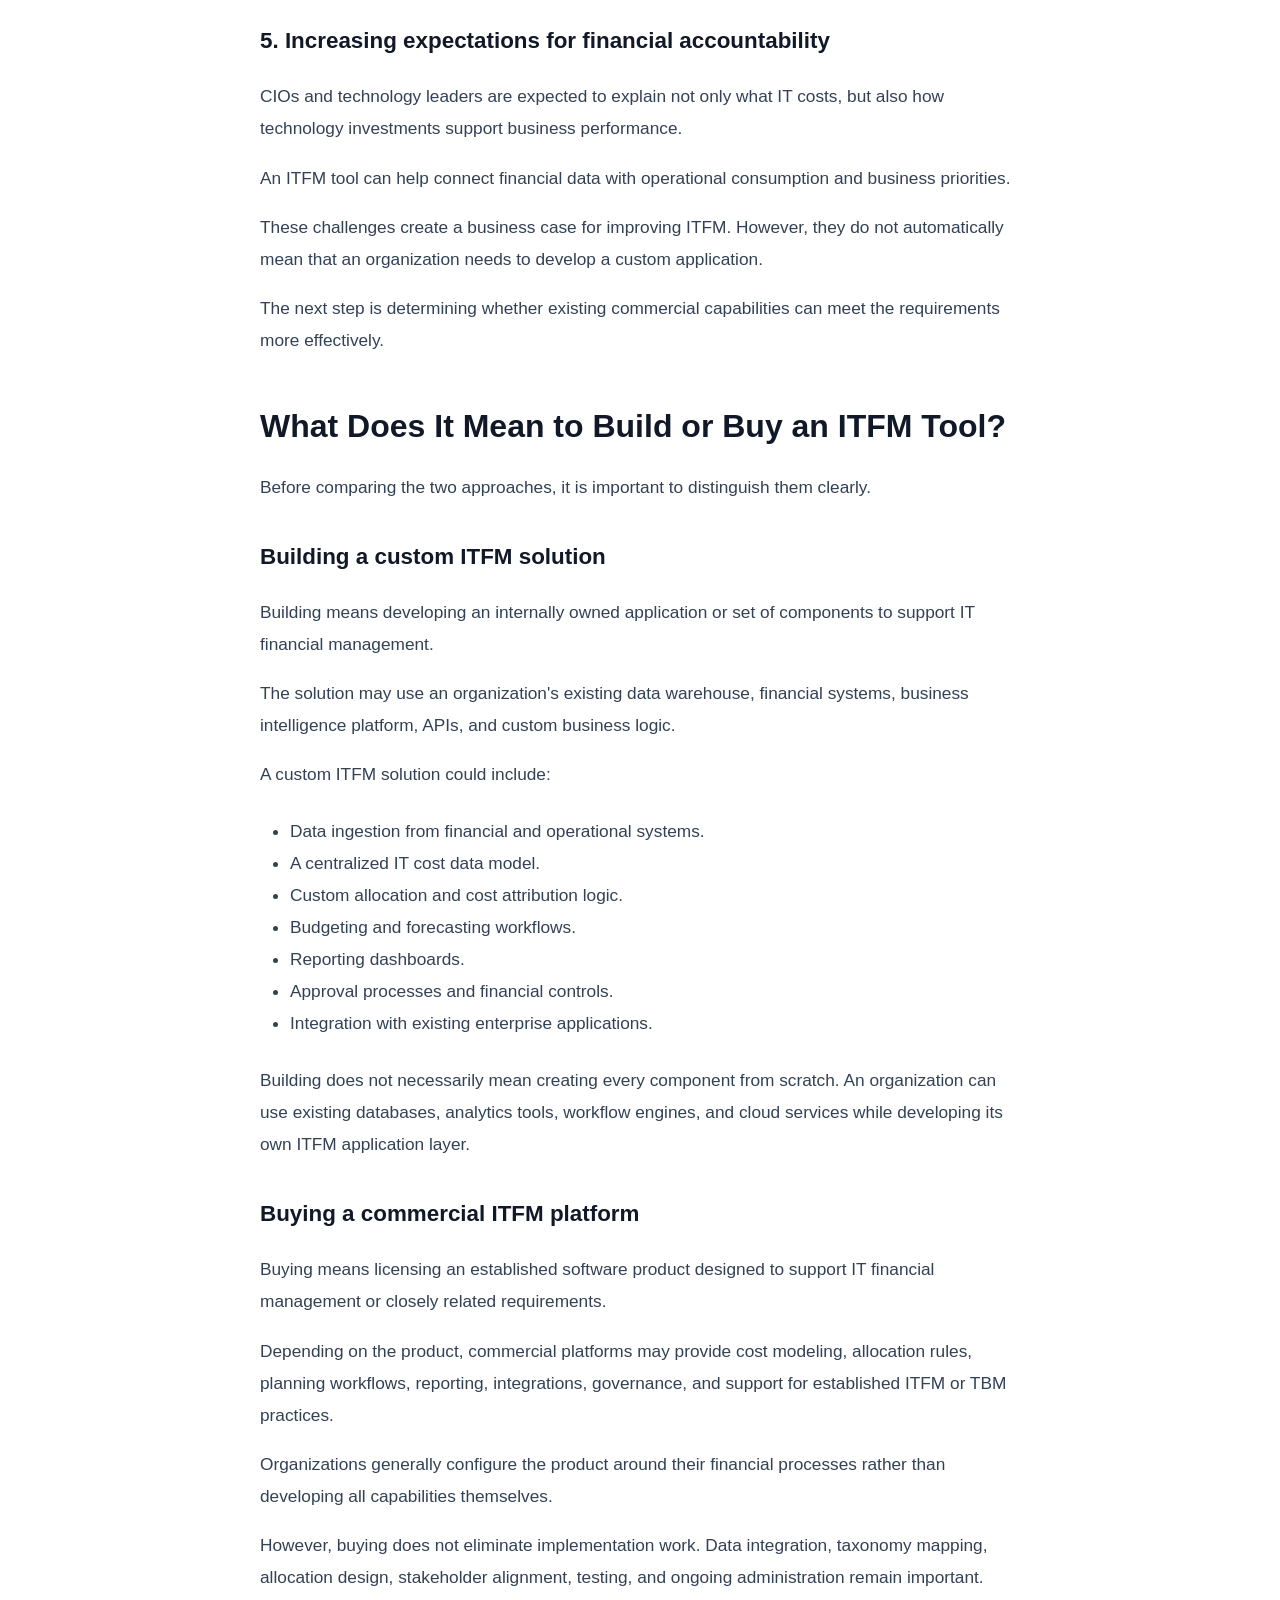
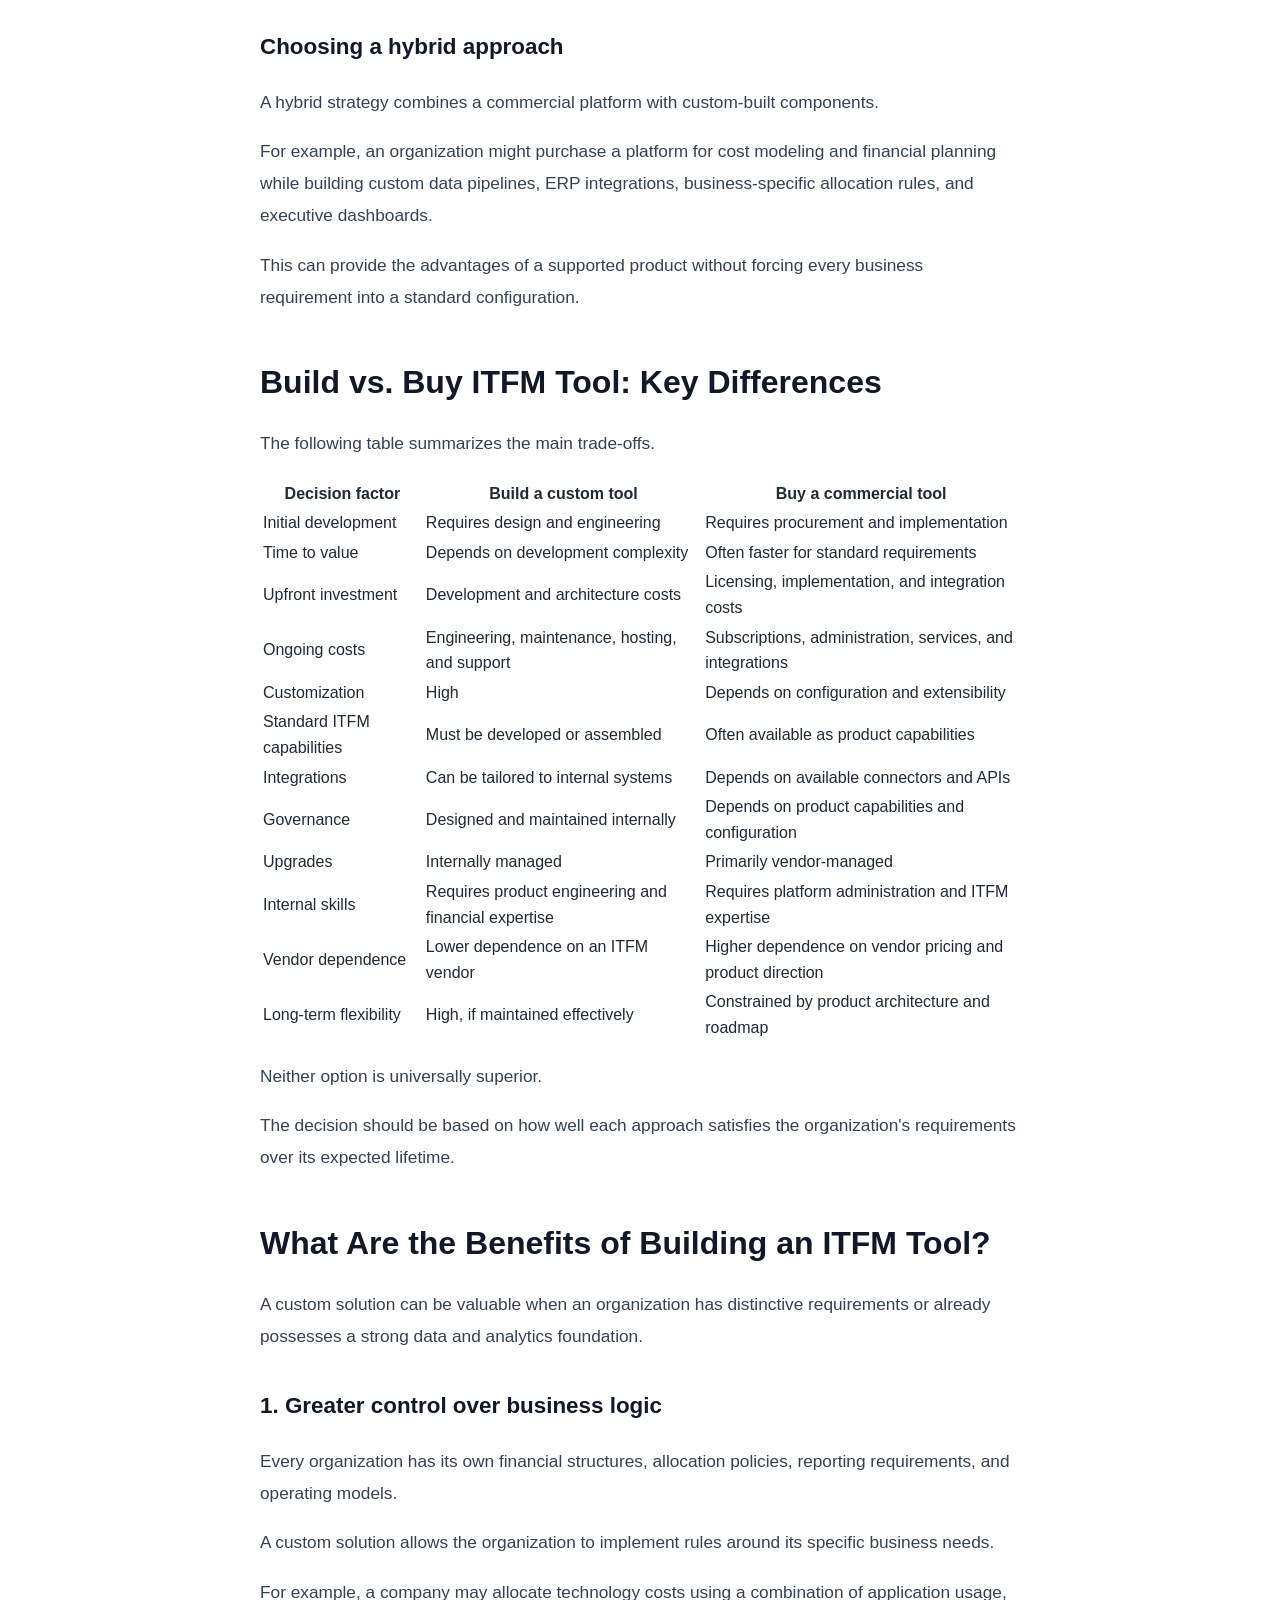
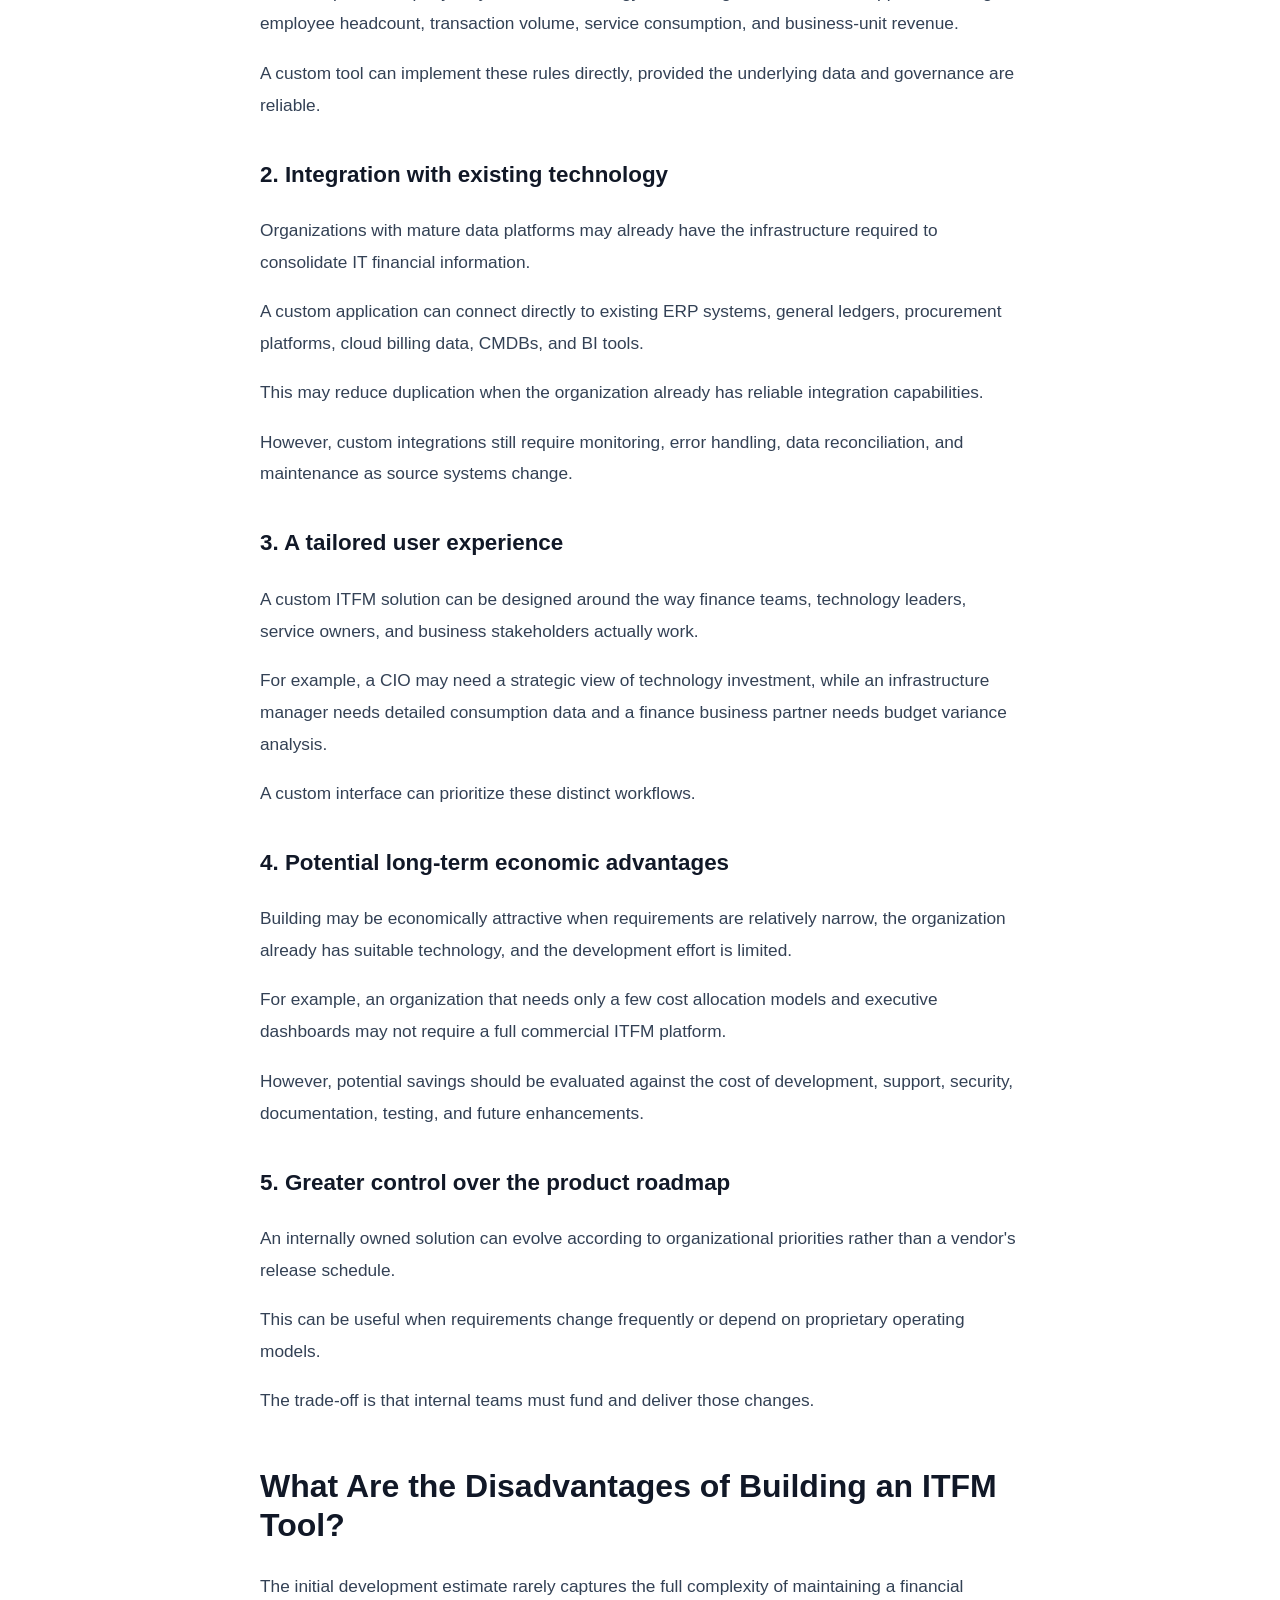
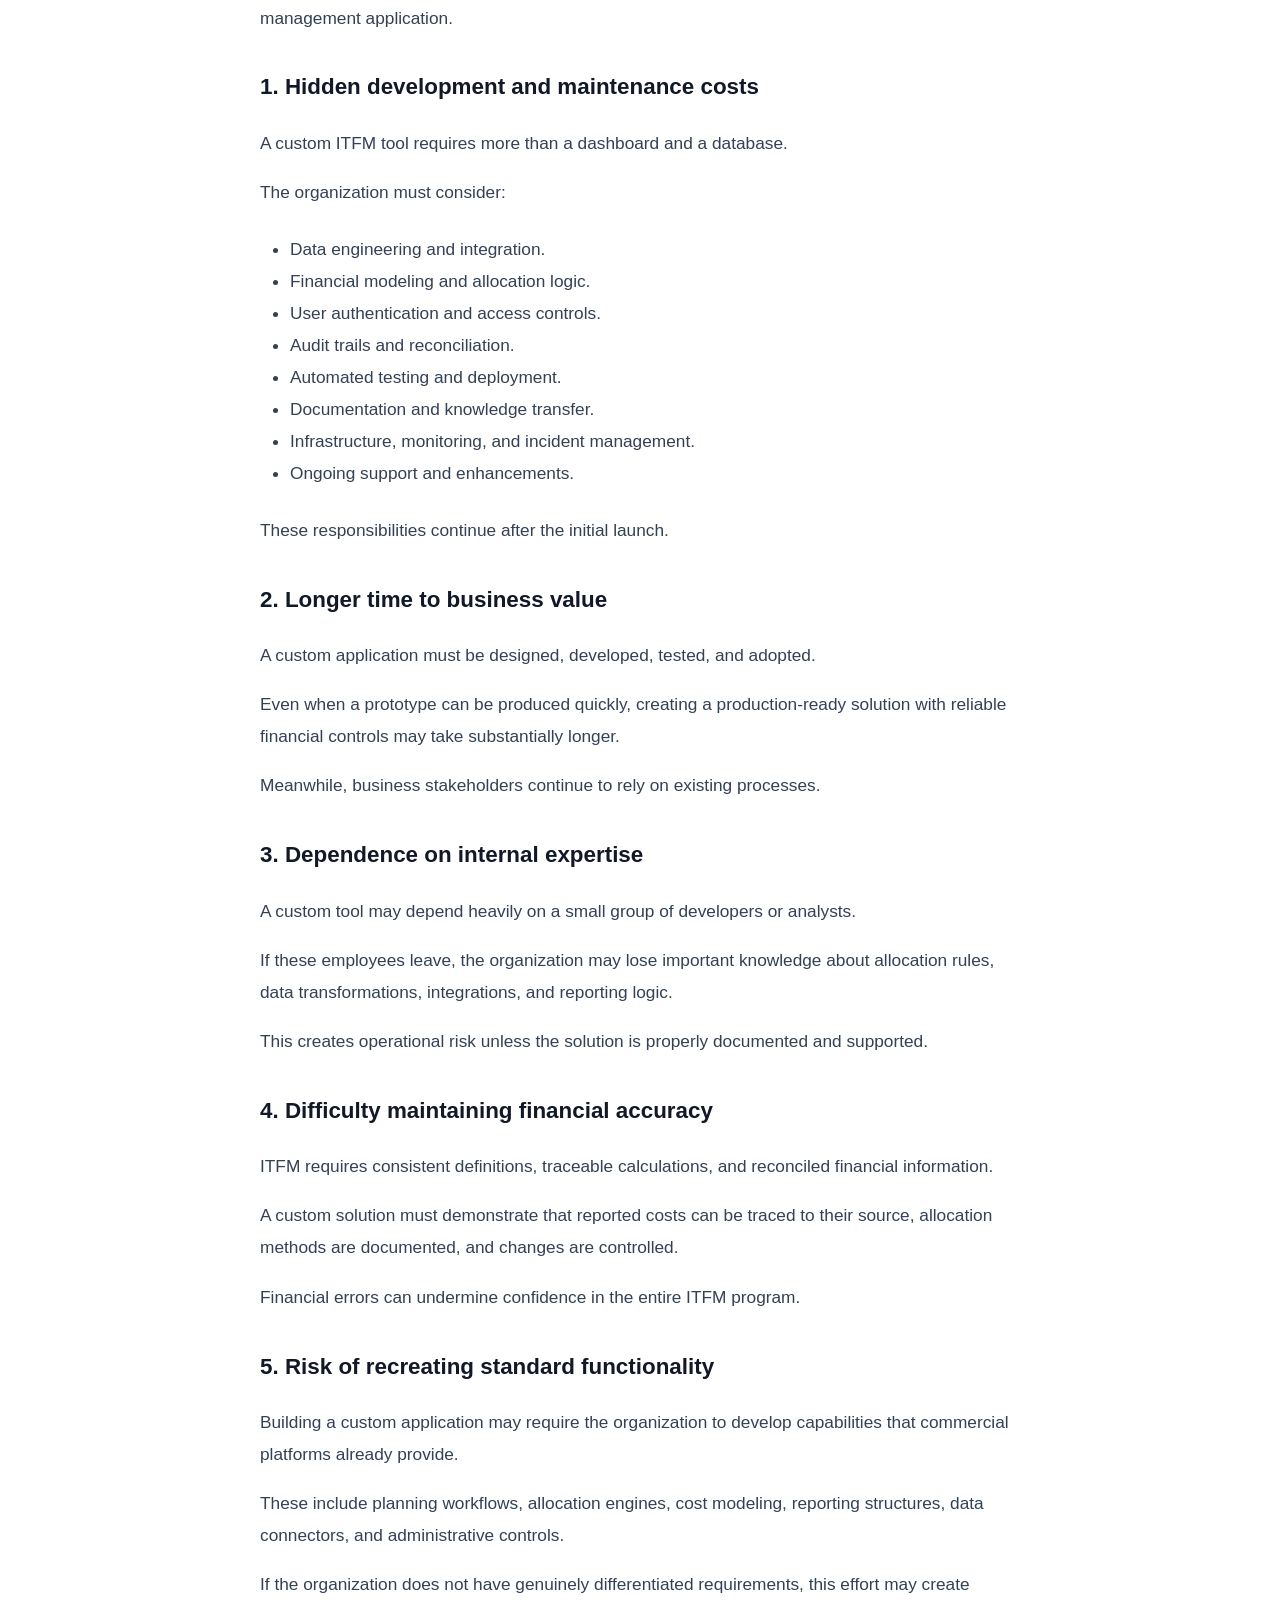
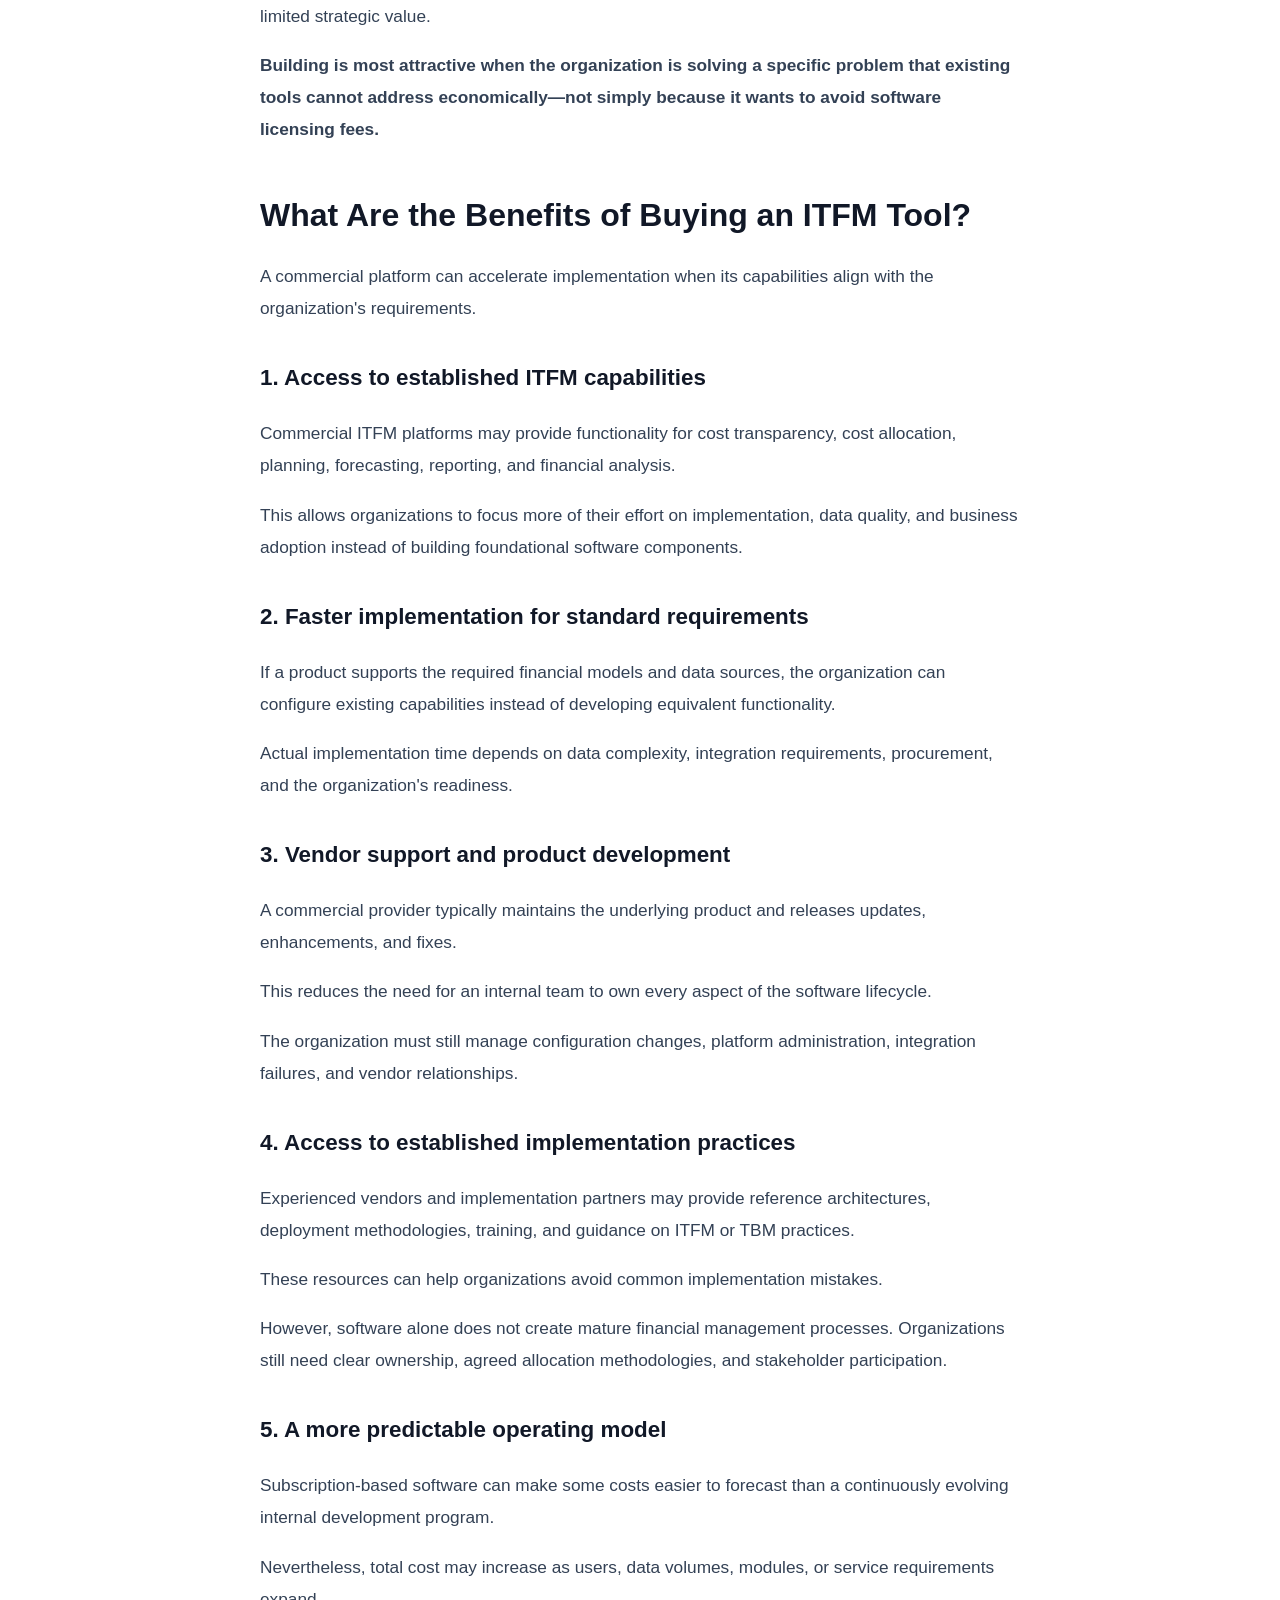
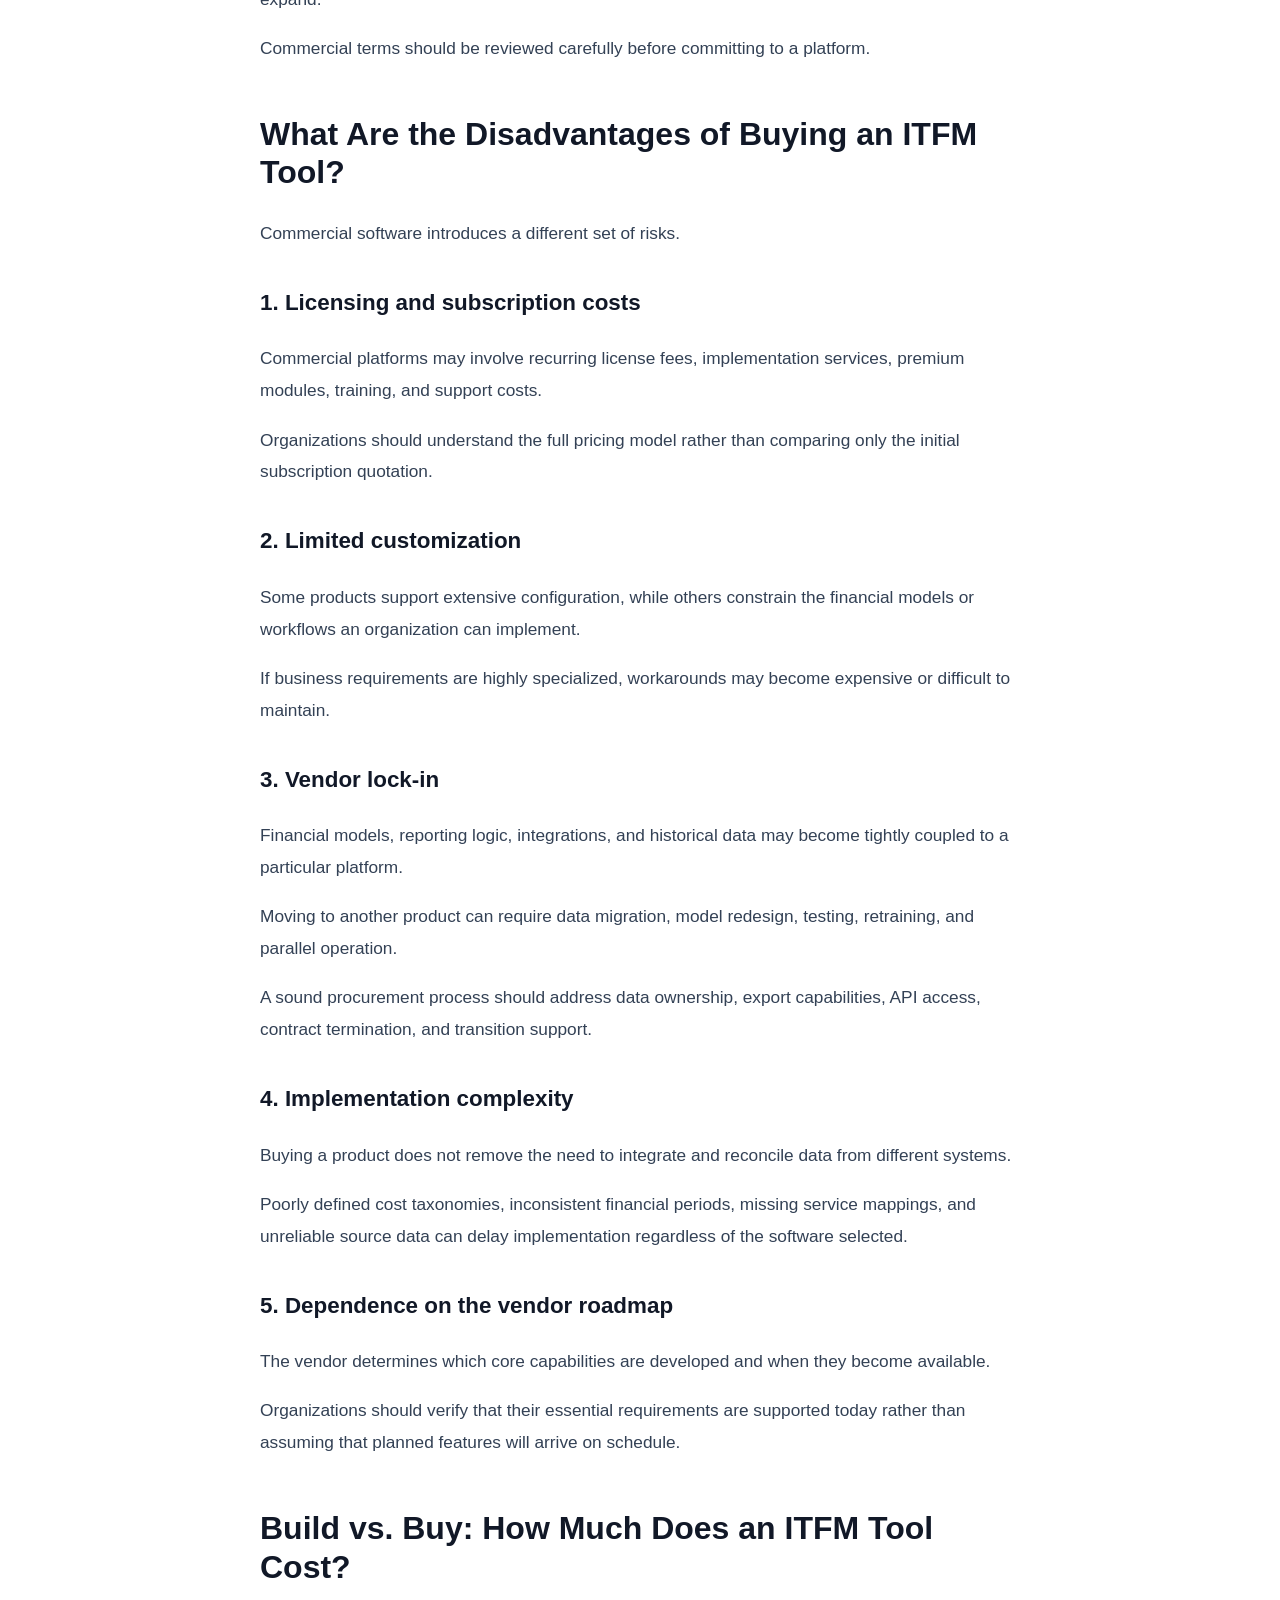
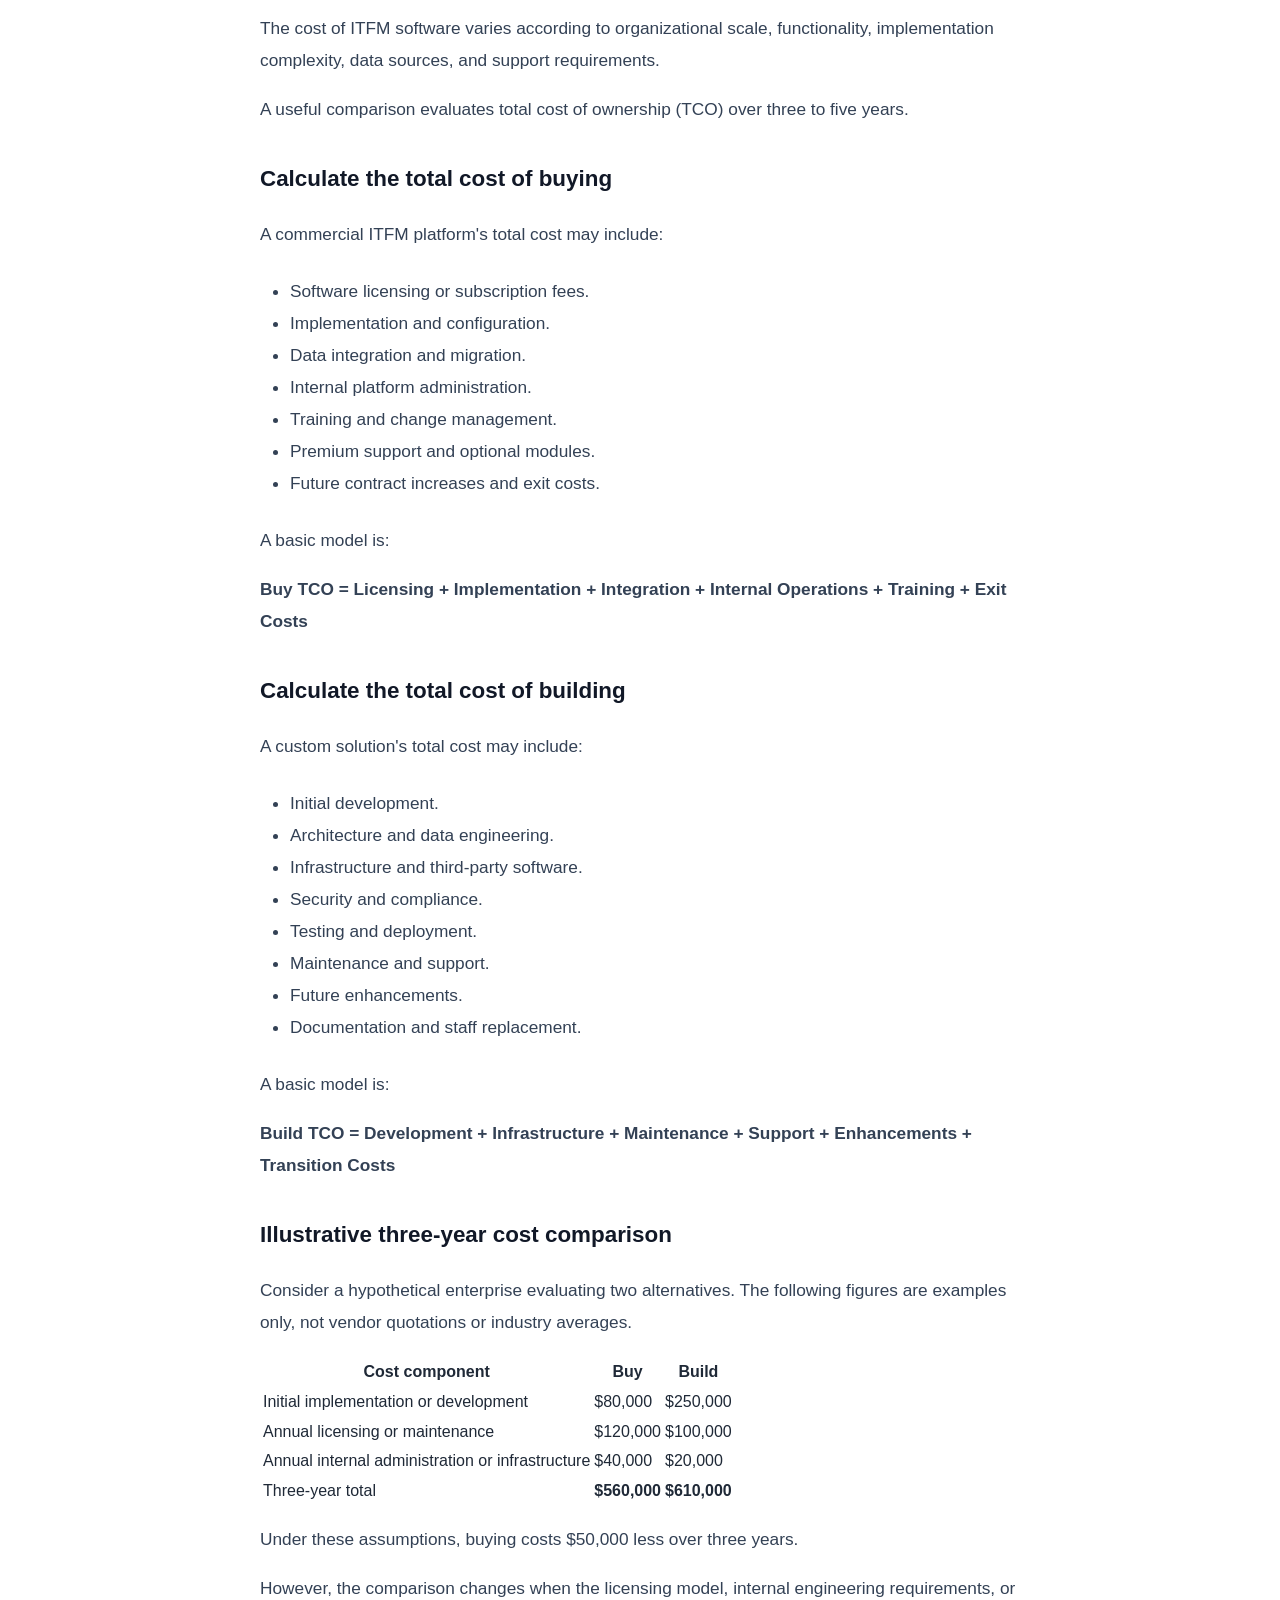
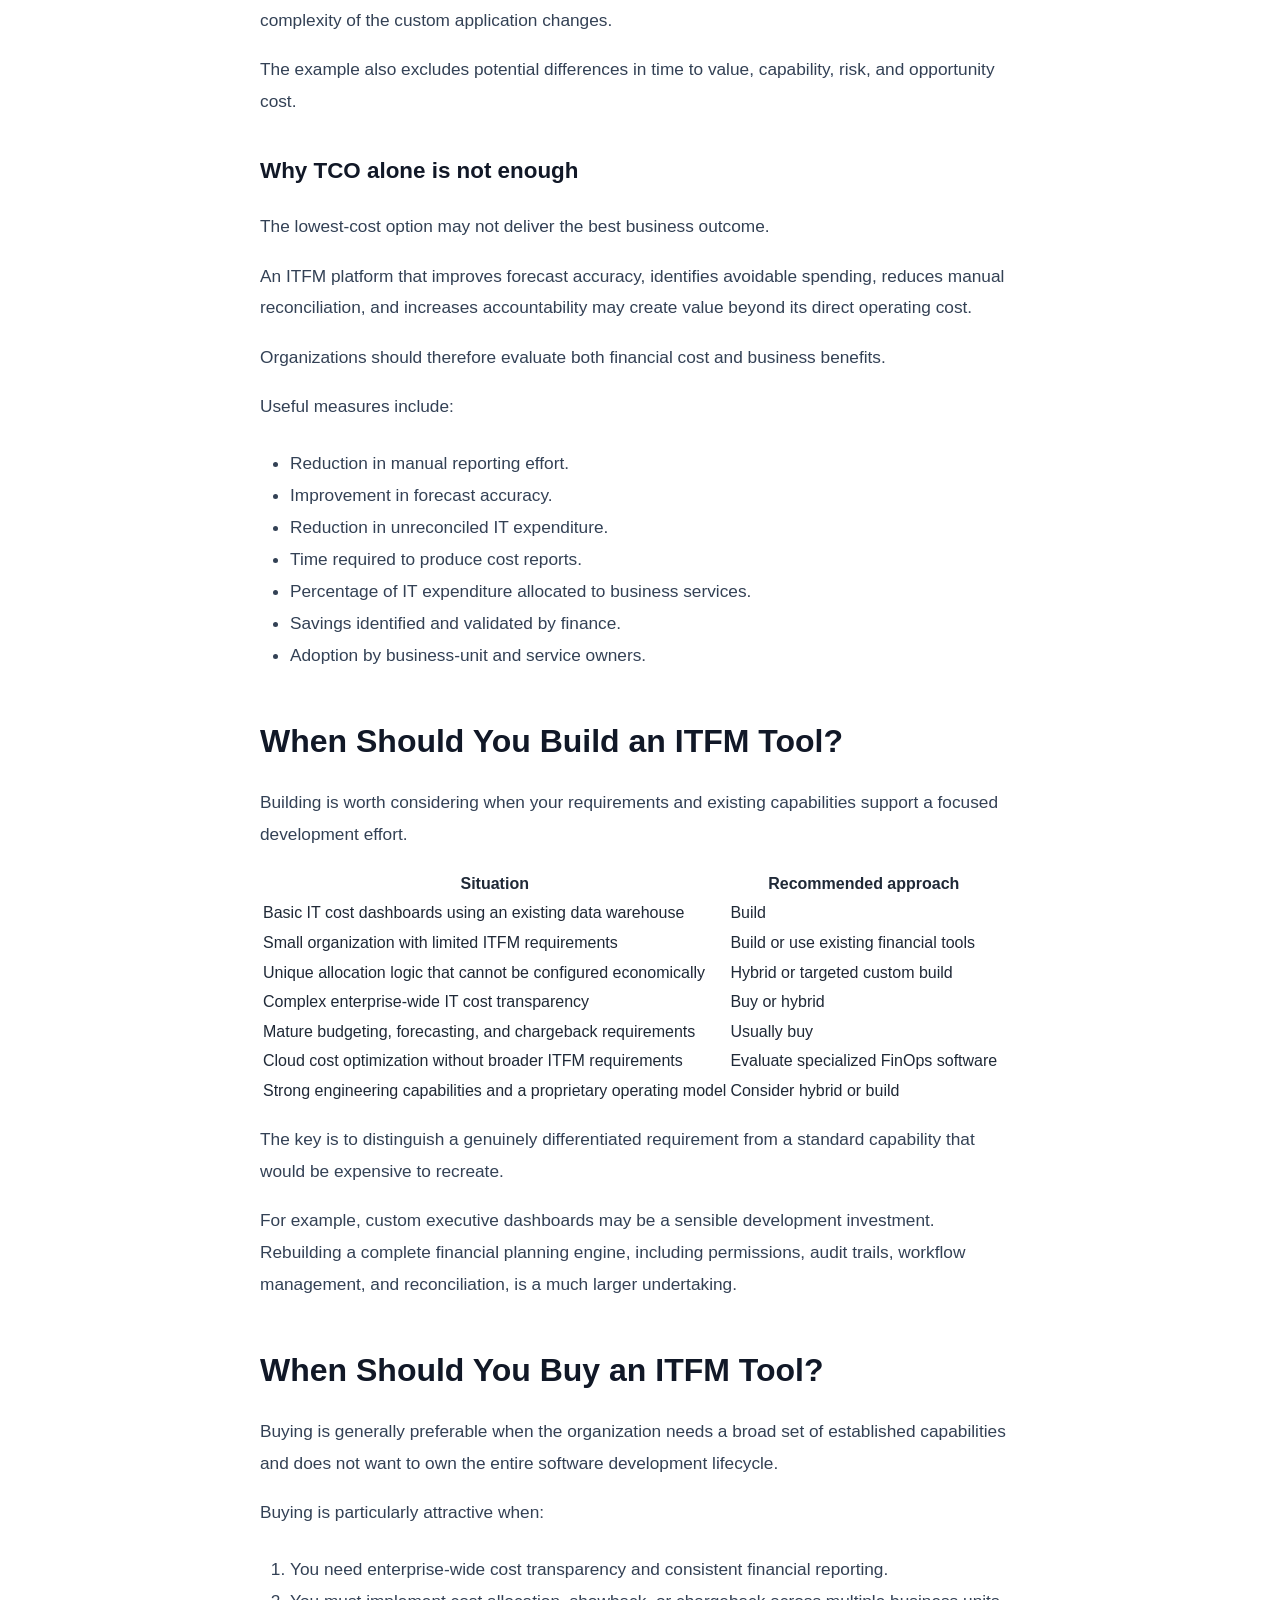
<file: blog/build-vs-buy-it-financial-management-tool/index.html>
<!DOCTYPE html>
<html lang="en">

<head>
  <meta charset="UTF-8">
  <meta name="viewport" content="width=device-width, initial-scale=1.0">

  <title>Should You Build or Buy an IT Financial Management (ITFM) Tool? | ITFM Software Guide</title>

  <meta name="description" content="Should you build or buy an IT Financial Management (ITFM) tool? Compare costs, benefits, risks, and use cases to choose the right ITFM strategy.">

  <link
    rel="canonical"
    href="https://itfinancialmanagementsoftware.com/blog/build-vs-buy-it-financial-management-tool/"
  >

  <link rel="stylesheet" href="/style.css">
</head>

<body>

  <header class="site-header">
    <div class="container">

      <a class="logo" href="/">
        ITFM Software Guide
      </a>

      <nav>
        <a href="/">Home</a>
        <a href="/#methodologies">Methodologies</a>
        <a href="/#buyers-guide">Buyer's Guide</a>
        <a href="/blog/">Blog</a>
      </nav>

    </div>
  </header>


  <main>

    <article class="blog-article">

      <div class="container narrow">

        <div class="article-meta">
          <span>ITFM Strategy</span>
          <span>2026-10-20</span>
        </div>

        <h1>Should You Build or Buy an IT Financial Management (ITFM) Tool?</h1>
<p>IT spending is becoming increasingly complex. Organizations must manage cloud consumption, software licensing, infrastructure costs, shared services, workforce expenses, and technology investments while demonstrating how IT spending supports business outcomes.</p>
<p>For many organizations, spreadsheets and disconnected reporting tools are no longer sufficient. IT leaders need a reliable way to understand technology costs, allocate expenses to business units, forecast budgets, and communicate the business value of IT investments.</p>
<p>This creates an important strategic question: <strong>Should you build or buy an IT Financial Management (ITFM) tool?</strong></p>
<p>Building a custom solution offers flexibility and control, while buying a commercial platform provides established capabilities, structured workflows, and vendor support. A hybrid approach can also combine a commercial ITFM foundation with custom integrations and analytics.</p>
<p>The right choice depends on your organization's financial management maturity, technical capabilities, data architecture, budget, and long-term objectives.</p>
<p>In this guide, we explore the advantages and disadvantages of building versus buying an ITFM tool, compare the total cost of ownership, and explain how to choose the approach that best fits your business.</p>
<h2>What Is IT Financial Management (ITFM)?</h2>
<p>IT Financial Management is the practice of planning, tracking, analyzing, allocating, and optimizing the costs associated with delivering IT services and capabilities.</p>
<p>ITFM helps organizations connect technology spending with business services, operational requirements, and strategic priorities.</p>
<p>An effective ITFM capability typically supports:</p>
<ul>
<li><strong>IT cost transparency:</strong> Understanding where technology spending occurs and what drives it.</li>
<li><strong>Cost allocation:</strong> Distributing technology costs across business units, products, services, and consumers.</li>
<li><strong>Budgeting and forecasting:</strong> Planning future expenditure and identifying budget variances.</li>
<li><strong>Showback and chargeback:</strong> Communicating IT consumption costs to business stakeholders or allocating those costs to their budgets.</li>
<li><strong>Technology investment planning:</strong> Evaluating the financial implications of technology decisions.</li>
<li><strong>Cost optimization:</strong> Identifying inefficiencies, duplication, unused resources, and opportunities to reduce spending.</li>
<li><strong>Executive reporting:</strong> Translating technical expenditure into meaningful financial and business insights.</li>
</ul>
<p>ITFM often works alongside Technology Business Management (TBM), which provides a structured approach to connecting technology costs with the services and business outcomes they support.</p>
<p>For organizations with significant public-cloud expenditure, ITFM may also overlap with FinOps, which focuses on the financial accountability and optimization of cloud usage.</p>
<p>Although these disciplines are related, they are not interchangeable. A cloud cost management tool may not provide the broader allocation, budgeting, and service-cost modeling capabilities required for enterprise ITFM.</p>
<h2>Why Are Organizations Evaluating ITFM Tools?</h2>
<p>The decision to build or buy usually emerges when existing financial management processes become difficult to scale.</p>
<p>Several common challenges drive this evaluation.</p>
<h3>1. Fragmented IT financial data</h3>
<p>Technology costs may be distributed across ERP systems, general ledgers, cloud billing platforms, procurement applications, asset management tools, and spreadsheets.</p>
<p>Combining this information into a consistent financial view can require significant manual effort.</p>
<h3>2. Limited cost transparency</h3>
<p>Organizations may know how much they spend on IT without understanding the cost of individual services, products, applications, or business capabilities.</p>
<p>Without this visibility, it becomes difficult to identify inefficiencies or explain technology costs to business stakeholders.</p>
<h3>3. Manual budgeting and forecasting</h3>
<p>Spreadsheet-based processes can make it challenging to maintain consistent assumptions, track changes, reconcile forecasts, and model different spending scenarios.</p>
<h3>4. Complex cost allocation</h3>
<p>Shared infrastructure, enterprise software, cybersecurity, networks, and support services often serve multiple business units.</p>
<p>Allocating these costs fairly requires reliable data, documented methodologies, and rules that finance and IT stakeholders understand.</p>
<h3>5. Increasing expectations for financial accountability</h3>
<p>CIOs and technology leaders are expected to explain not only what IT costs, but also how technology investments support business performance.</p>
<p>An ITFM tool can help connect financial data with operational consumption and business priorities.</p>
<p>These challenges create a business case for improving ITFM. However, they do not automatically mean that an organization needs to develop a custom application.</p>
<p>The next step is determining whether existing commercial capabilities can meet the requirements more effectively.</p>
<h2>What Does It Mean to Build or Buy an ITFM Tool?</h2>
<p>Before comparing the two approaches, it is important to distinguish them clearly.</p>
<h3>Building a custom ITFM solution</h3>
<p>Building means developing an internally owned application or set of components to support IT financial management.</p>
<p>The solution may use an organization's existing data warehouse, financial systems, business intelligence platform, APIs, and custom business logic.</p>
<p>A custom ITFM solution could include:</p>
<ul>
<li>Data ingestion from financial and operational systems.</li>
<li>A centralized IT cost data model.</li>
<li>Custom allocation and cost attribution logic.</li>
<li>Budgeting and forecasting workflows.</li>
<li>Reporting dashboards.</li>
<li>Approval processes and financial controls.</li>
<li>Integration with existing enterprise applications.</li>
</ul>
<p>Building does not necessarily mean creating every component from scratch. An organization can use existing databases, analytics tools, workflow engines, and cloud services while developing its own ITFM application layer.</p>
<h3>Buying a commercial ITFM platform</h3>
<p>Buying means licensing an established software product designed to support IT financial management or closely related requirements.</p>
<p>Depending on the product, commercial platforms may provide cost modeling, allocation rules, planning workflows, reporting, integrations, governance, and support for established ITFM or TBM practices.</p>
<p>Organizations generally configure the product around their financial processes rather than developing all capabilities themselves.</p>
<p>However, buying does not eliminate implementation work. Data integration, taxonomy mapping, allocation design, stakeholder alignment, testing, and ongoing administration remain important.</p>
<h3>Choosing a hybrid approach</h3>
<p>A hybrid strategy combines a commercial platform with custom-built components.</p>
<p>For example, an organization might purchase a platform for cost modeling and financial planning while building custom data pipelines, ERP integrations, business-specific allocation rules, and executive dashboards.</p>
<p>This can provide the advantages of a supported product without forcing every business requirement into a standard configuration.</p>
<h2>Build vs. Buy ITFM Tool: Key Differences</h2>
<p>The following table summarizes the main trade-offs.</p>
<table>
<thead>
<tr>
<th>Decision factor</th>
<th>Build a custom tool</th>
<th>Buy a commercial tool</th>
</tr>
</thead>
<tbody>
<tr>
<td>Initial development</td>
<td>Requires design and engineering</td>
<td>Requires procurement and implementation</td>
</tr>
<tr>
<td>Time to value</td>
<td>Depends on development complexity</td>
<td>Often faster for standard requirements</td>
</tr>
<tr>
<td>Upfront investment</td>
<td>Development and architecture costs</td>
<td>Licensing, implementation, and integration costs</td>
</tr>
<tr>
<td>Ongoing costs</td>
<td>Engineering, maintenance, hosting, and support</td>
<td>Subscriptions, administration, services, and integrations</td>
</tr>
<tr>
<td>Customization</td>
<td>High</td>
<td>Depends on configuration and extensibility</td>
</tr>
<tr>
<td>Standard ITFM capabilities</td>
<td>Must be developed or assembled</td>
<td>Often available as product capabilities</td>
</tr>
<tr>
<td>Integrations</td>
<td>Can be tailored to internal systems</td>
<td>Depends on available connectors and APIs</td>
</tr>
<tr>
<td>Governance</td>
<td>Designed and maintained internally</td>
<td>Depends on product capabilities and configuration</td>
</tr>
<tr>
<td>Upgrades</td>
<td>Internally managed</td>
<td>Primarily vendor-managed</td>
</tr>
<tr>
<td>Internal skills</td>
<td>Requires product engineering and financial expertise</td>
<td>Requires platform administration and ITFM expertise</td>
</tr>
<tr>
<td>Vendor dependence</td>
<td>Lower dependence on an ITFM vendor</td>
<td>Higher dependence on vendor pricing and product direction</td>
</tr>
<tr>
<td>Long-term flexibility</td>
<td>High, if maintained effectively</td>
<td>Constrained by product architecture and roadmap</td>
</tr>
</tbody>
</table>
<p>Neither option is universally superior.</p>
<p>The decision should be based on how well each approach satisfies the organization's requirements over its expected lifetime.</p>
<h2>What Are the Benefits of Building an ITFM Tool?</h2>
<p>A custom solution can be valuable when an organization has distinctive requirements or already possesses a strong data and analytics foundation.</p>
<h3>1. Greater control over business logic</h3>
<p>Every organization has its own financial structures, allocation policies, reporting requirements, and operating models.</p>
<p>A custom solution allows the organization to implement rules around its specific business needs.</p>
<p>For example, a company may allocate technology costs using a combination of application usage, employee headcount, transaction volume, service consumption, and business-unit revenue.</p>
<p>A custom tool can implement these rules directly, provided the underlying data and governance are reliable.</p>
<h3>2. Integration with existing technology</h3>
<p>Organizations with mature data platforms may already have the infrastructure required to consolidate IT financial information.</p>
<p>A custom application can connect directly to existing ERP systems, general ledgers, procurement platforms, cloud billing data, CMDBs, and BI tools.</p>
<p>This may reduce duplication when the organization already has reliable integration capabilities.</p>
<p>However, custom integrations still require monitoring, error handling, data reconciliation, and maintenance as source systems change.</p>
<h3>3. A tailored user experience</h3>
<p>A custom ITFM solution can be designed around the way finance teams, technology leaders, service owners, and business stakeholders actually work.</p>
<p>For example, a CIO may need a strategic view of technology investment, while an infrastructure manager needs detailed consumption data and a finance business partner needs budget variance analysis.</p>
<p>A custom interface can prioritize these distinct workflows.</p>
<h3>4. Potential long-term economic advantages</h3>
<p>Building may be economically attractive when requirements are relatively narrow, the organization already has suitable technology, and the development effort is limited.</p>
<p>For example, an organization that needs only a few cost allocation models and executive dashboards may not require a full commercial ITFM platform.</p>
<p>However, potential savings should be evaluated against the cost of development, support, security, documentation, testing, and future enhancements.</p>
<h3>5. Greater control over the product roadmap</h3>
<p>An internally owned solution can evolve according to organizational priorities rather than a vendor's release schedule.</p>
<p>This can be useful when requirements change frequently or depend on proprietary operating models.</p>
<p>The trade-off is that internal teams must fund and deliver those changes.</p>
<h2>What Are the Disadvantages of Building an ITFM Tool?</h2>
<p>The initial development estimate rarely captures the full complexity of maintaining a financial management application.</p>
<h3>1. Hidden development and maintenance costs</h3>
<p>A custom ITFM tool requires more than a dashboard and a database.</p>
<p>The organization must consider:</p>
<ul>
<li>Data engineering and integration.</li>
<li>Financial modeling and allocation logic.</li>
<li>User authentication and access controls.</li>
<li>Audit trails and reconciliation.</li>
<li>Automated testing and deployment.</li>
<li>Documentation and knowledge transfer.</li>
<li>Infrastructure, monitoring, and incident management.</li>
<li>Ongoing support and enhancements.</li>
</ul>
<p>These responsibilities continue after the initial launch.</p>
<h3>2. Longer time to business value</h3>
<p>A custom application must be designed, developed, tested, and adopted.</p>
<p>Even when a prototype can be produced quickly, creating a production-ready solution with reliable financial controls may take substantially longer.</p>
<p>Meanwhile, business stakeholders continue to rely on existing processes.</p>
<h3>3. Dependence on internal expertise</h3>
<p>A custom tool may depend heavily on a small group of developers or analysts.</p>
<p>If these employees leave, the organization may lose important knowledge about allocation rules, data transformations, integrations, and reporting logic.</p>
<p>This creates operational risk unless the solution is properly documented and supported.</p>
<h3>4. Difficulty maintaining financial accuracy</h3>
<p>ITFM requires consistent definitions, traceable calculations, and reconciled financial information.</p>
<p>A custom solution must demonstrate that reported costs can be traced to their source, allocation methods are documented, and changes are controlled.</p>
<p>Financial errors can undermine confidence in the entire ITFM program.</p>
<h3>5. Risk of recreating standard functionality</h3>
<p>Building a custom application may require the organization to develop capabilities that commercial platforms already provide.</p>
<p>These include planning workflows, allocation engines, cost modeling, reporting structures, data connectors, and administrative controls.</p>
<p>If the organization does not have genuinely differentiated requirements, this effort may create limited strategic value.</p>
<p><strong>Building is most attractive when the organization is solving a specific problem that existing tools cannot address economically—not simply because it wants to avoid software licensing fees.</strong></p>
<h2>What Are the Benefits of Buying an ITFM Tool?</h2>
<p>A commercial platform can accelerate implementation when its capabilities align with the organization's requirements.</p>
<h3>1. Access to established ITFM capabilities</h3>
<p>Commercial ITFM platforms may provide functionality for cost transparency, cost allocation, planning, forecasting, reporting, and financial analysis.</p>
<p>This allows organizations to focus more of their effort on implementation, data quality, and business adoption instead of building foundational software components.</p>
<h3>2. Faster implementation for standard requirements</h3>
<p>If a product supports the required financial models and data sources, the organization can configure existing capabilities instead of developing equivalent functionality.</p>
<p>Actual implementation time depends on data complexity, integration requirements, procurement, and the organization's readiness.</p>
<h3>3. Vendor support and product development</h3>
<p>A commercial provider typically maintains the underlying product and releases updates, enhancements, and fixes.</p>
<p>This reduces the need for an internal team to own every aspect of the software lifecycle.</p>
<p>The organization must still manage configuration changes, platform administration, integration failures, and vendor relationships.</p>
<h3>4. Access to established implementation practices</h3>
<p>Experienced vendors and implementation partners may provide reference architectures, deployment methodologies, training, and guidance on ITFM or TBM practices.</p>
<p>These resources can help organizations avoid common implementation mistakes.</p>
<p>However, software alone does not create mature financial management processes. Organizations still need clear ownership, agreed allocation methodologies, and stakeholder participation.</p>
<h3>5. A more predictable operating model</h3>
<p>Subscription-based software can make some costs easier to forecast than a continuously evolving internal development program.</p>
<p>Nevertheless, total cost may increase as users, data volumes, modules, or service requirements expand.</p>
<p>Commercial terms should be reviewed carefully before committing to a platform.</p>
<h2>What Are the Disadvantages of Buying an ITFM Tool?</h2>
<p>Commercial software introduces a different set of risks.</p>
<h3>1. Licensing and subscription costs</h3>
<p>Commercial platforms may involve recurring license fees, implementation services, premium modules, training, and support costs.</p>
<p>Organizations should understand the full pricing model rather than comparing only the initial subscription quotation.</p>
<h3>2. Limited customization</h3>
<p>Some products support extensive configuration, while others constrain the financial models or workflows an organization can implement.</p>
<p>If business requirements are highly specialized, workarounds may become expensive or difficult to maintain.</p>
<h3>3. Vendor lock-in</h3>
<p>Financial models, reporting logic, integrations, and historical data may become tightly coupled to a particular platform.</p>
<p>Moving to another product can require data migration, model redesign, testing, retraining, and parallel operation.</p>
<p>A sound procurement process should address data ownership, export capabilities, API access, contract termination, and transition support.</p>
<h3>4. Implementation complexity</h3>
<p>Buying a product does not remove the need to integrate and reconcile data from different systems.</p>
<p>Poorly defined cost taxonomies, inconsistent financial periods, missing service mappings, and unreliable source data can delay implementation regardless of the software selected.</p>
<h3>5. Dependence on the vendor roadmap</h3>
<p>The vendor determines which core capabilities are developed and when they become available.</p>
<p>Organizations should verify that their essential requirements are supported today rather than assuming that planned features will arrive on schedule.</p>
<h2>Build vs. Buy: How Much Does an ITFM Tool Cost?</h2>
<p>The cost of ITFM software varies according to organizational scale, functionality, implementation complexity, data sources, and support requirements.</p>
<p>A useful comparison evaluates total cost of ownership (TCO) over three to five years.</p>
<h3>Calculate the total cost of buying</h3>
<p>A commercial ITFM platform's total cost may include:</p>
<ul>
<li>Software licensing or subscription fees.</li>
<li>Implementation and configuration.</li>
<li>Data integration and migration.</li>
<li>Internal platform administration.</li>
<li>Training and change management.</li>
<li>Premium support and optional modules.</li>
<li>Future contract increases and exit costs.</li>
</ul>
<p>A basic model is:</p>
<p><strong>Buy TCO = Licensing + Implementation + Integration + Internal Operations + Training + Exit Costs</strong></p>
<h3>Calculate the total cost of building</h3>
<p>A custom solution's total cost may include:</p>
<ul>
<li>Initial development.</li>
<li>Architecture and data engineering.</li>
<li>Infrastructure and third-party software.</li>
<li>Security and compliance.</li>
<li>Testing and deployment.</li>
<li>Maintenance and support.</li>
<li>Future enhancements.</li>
<li>Documentation and staff replacement.</li>
</ul>
<p>A basic model is:</p>
<p><strong>Build TCO = Development + Infrastructure + Maintenance + Support + Enhancements + Transition Costs</strong></p>
<h3>Illustrative three-year cost comparison</h3>
<p>Consider a hypothetical enterprise evaluating two alternatives. The following figures are examples only, not vendor quotations or industry averages.</p>
<table>
<thead>
<tr>
<th>Cost component</th>
<th>Buy</th>
<th>Build</th>
</tr>
</thead>
<tbody>
<tr>
<td>Initial implementation or development</td>
<td>$80,000</td>
<td>$250,000</td>
</tr>
<tr>
<td>Annual licensing or maintenance</td>
<td>$120,000</td>
<td>$100,000</td>
</tr>
<tr>
<td>Annual internal administration or infrastructure</td>
<td>$40,000</td>
<td>$20,000</td>
</tr>
<tr>
<td>Three-year total</td>
<td><strong>$560,000</strong></td>
<td><strong>$610,000</strong></td>
</tr>
</tbody>
</table>
<p>Under these assumptions, buying costs $50,000 less over three years.</p>
<p>However, the comparison changes when the licensing model, internal engineering requirements, or complexity of the custom application changes.</p>
<p>The example also excludes potential differences in time to value, capability, risk, and opportunity cost.</p>
<h3>Why TCO alone is not enough</h3>
<p>The lowest-cost option may not deliver the best business outcome.</p>
<p>An ITFM platform that improves forecast accuracy, identifies avoidable spending, reduces manual reconciliation, and increases accountability may create value beyond its direct operating cost.</p>
<p>Organizations should therefore evaluate both financial cost and business benefits.</p>
<p>Useful measures include:</p>
<ul>
<li>Reduction in manual reporting effort.</li>
<li>Improvement in forecast accuracy.</li>
<li>Reduction in unreconciled IT expenditure.</li>
<li>Time required to produce cost reports.</li>
<li>Percentage of IT expenditure allocated to business services.</li>
<li>Savings identified and validated by finance.</li>
<li>Adoption by business-unit and service owners.</li>
</ul>
<h2>When Should You Build an ITFM Tool?</h2>
<p>Building is worth considering when your requirements and existing capabilities support a focused development effort.</p>
<table>
<thead>
<tr>
<th>Situation</th>
<th>Recommended approach</th>
</tr>
</thead>
<tbody>
<tr>
<td>Basic IT cost dashboards using an existing data warehouse</td>
<td>Build</td>
</tr>
<tr>
<td>Small organization with limited ITFM requirements</td>
<td>Build or use existing financial tools</td>
</tr>
<tr>
<td>Unique allocation logic that cannot be configured economically</td>
<td>Hybrid or targeted custom build</td>
</tr>
<tr>
<td>Complex enterprise-wide IT cost transparency</td>
<td>Buy or hybrid</td>
</tr>
<tr>
<td>Mature budgeting, forecasting, and chargeback requirements</td>
<td>Usually buy</td>
</tr>
<tr>
<td>Cloud cost optimization without broader ITFM requirements</td>
<td>Evaluate specialized FinOps software</td>
</tr>
<tr>
<td>Strong engineering capabilities and a proprietary operating model</td>
<td>Consider hybrid or build</td>
</tr>
</tbody>
</table>
<p>The key is to distinguish a genuinely differentiated requirement from a standard capability that would be expensive to recreate.</p>
<p>For example, custom executive dashboards may be a sensible development investment. Rebuilding a complete financial planning engine, including permissions, audit trails, workflow management, and reconciliation, is a much larger undertaking.</p>
<h2>When Should You Buy an ITFM Tool?</h2>
<p>Buying is generally preferable when the organization needs a broad set of established capabilities and does not want to own the entire software development lifecycle.</p>
<p>Buying is particularly attractive when:</p>
<ol>
<li>You need enterprise-wide cost transparency and consistent financial reporting.</li>
<li>You must implement cost allocation, showback, or chargeback across multiple business units.</li>
<li>Your organization requires budgeting, forecasting, and scenario planning.</li>
<li>You have numerous systems that must feed a common financial model.</li>
<li>You need repeatable processes, vendor support, and a defined product roadmap.</li>
<li>You want to accelerate adoption of established ITFM or TBM practices.</li>
</ol>
<p>The most important condition is product fit.</p>
<p>A commercial platform is not necessarily the best choice if it cannot represent your core financial models, integrate with your source systems, or support your governance requirements without extensive customization.</p>
<h2>Why a Hybrid ITFM Strategy Often Works Best</h2>
<p>For many complex organizations, the real choice is not entirely build or entirely buy.</p>
<p>A hybrid approach separates standard financial management capabilities from business-specific requirements.</p>
<h3>What should you buy?</h3>
<p>Consider purchasing the capabilities that require a mature, supported foundation:</p>
<ul>
<li>Core IT cost modeling.</li>
<li>Standard cost allocation functionality.</li>
<li>Budgeting and forecasting workflows.</li>
<li>Financial reporting and governance features.</li>
<li>Supported integrations and platform administration.</li>
</ul>
<h3>What should you build?</h3>
<p>Consider developing components that provide a clear organizational advantage:</p>
<ul>
<li>Custom data ingestion and transformation pipelines.</li>
<li>Proprietary service and application mappings.</li>
<li>Specialized allocation rules.</li>
<li>Business-specific workflow integrations.</li>
<li>Custom executive dashboards.</li>
<li>Advanced analytics tailored to your operating model.</li>
</ul>
<p>The precise division depends on the selected product and its extensibility.</p>
<h3>Example hybrid architecture</h3>
<p>A typical architecture might look like this:</p>
<p><strong>Source systems:</strong> ERP, general ledger, cloud billing, procurement, CMDB, and service management.</p>
<p>↓</p>
<p><strong>Data integration layer:</strong> Data pipelines, validation, normalization, and reconciliation.</p>
<p>↓</p>
<p><strong>ITFM platform:</strong> Cost modeling, allocations, financial planning, and reporting.</p>
<p>↓</p>
<p><strong>Custom analytics and workflows:</strong> Business-specific dashboards, approvals, and specialized reporting.</p>
<p>↓</p>
<p><strong>Business stakeholders:</strong> CIO, CFO, IT finance, service owners, and business-unit leaders.</p>
<p>This approach keeps the core financial management capability supported while preserving flexibility where it matters.</p>
<p>The architecture should also define a clear system of record for financial data, allocation logic, and reporting definitions to avoid duplicate calculations across platforms.</p>
<h2>ITFM Tools to Consider</h2>
<p>Organizations evaluating commercial platforms should compare products according to their functional scope, existing technology stack, and financial management maturity.</p>
<h3>IBM Apptio</h3>
<p>IBM Apptio is a candidate for enterprises seeking IT cost transparency, technology cost modeling, and broader TBM-oriented financial management.</p>
<p>Evaluate its fit for your cost taxonomy, allocation requirements, planning needs, integrations, and reporting expectations.</p>
<h3>ServiceNow</h3>
<p>ServiceNow may be worth evaluating when IT financial workflows need to align with an existing ServiceNow environment.</p>
<p>Confirm which financial management capabilities are available under the relevant products and licenses, and whether they support your required depth of ITFM functionality.</p>
<h3>IBM Cloudability</h3>
<p>IBM Cloudability is relevant when cloud cost visibility, allocation, and optimization are primary objectives.</p>
<p>It is not automatically a substitute for a full enterprise ITFM platform covering all technology costs, financial planning, and service-level cost modeling.</p>
<h3>Specialist ITFM vendors</h3>
<p>Organizations with distinctive allocation or planning requirements may also consider specialist platforms such as Nicus and MagicOrange.</p>
<p>The right shortlist should emerge from documented requirements rather than brand recognition alone.</p>
<p>For every candidate, validate the actual capabilities available under the proposed product edition, implementation scope, and contract.</p>
<h2>How to Choose the Right ITFM Strategy: A Step-by-Step Framework</h2>
<p>A structured decision process helps prevent organizations from selecting technology before understanding the underlying business problem.</p>
<h3>Step 1: Define the business objectives</h3>
<p>Identify the decisions the ITFM solution must improve.</p>
<p>Examples include reducing technology expenditure, improving forecast accuracy, allocating costs fairly, or demonstrating the value of IT services.</p>
<p>Translate these objectives into measurable outcomes.</p>
<h3>Step 2: Assess ITFM maturity</h3>
<p>Evaluate current processes for cost visibility, financial planning, cost allocation, data governance, and stakeholder engagement.</p>
<p>An organization with fragmented spreadsheets and inconsistent definitions may need to standardize its financial processes before implementing sophisticated software.</p>
<h3>Step 3: Document functional and technical requirements</h3>
<p>Define essential capabilities and integration requirements.</p>
<p>Include data lineage, financial reconciliation, access controls, auditability, scalability, reporting, and exportability.</p>
<p>Separate must-have requirements from desirable enhancements.</p>
<h3>Step 4: Evaluate your internal development capabilities</h3>
<p>If considering a custom build, determine whether you have the necessary engineering capacity, product ownership, IT finance expertise, and long-term support model.</p>
<p>Account for staff availability and the opportunity cost of diverting resources from other priorities.</p>
<h3>Step 5: Shortlist commercial products</h3>
<p>Select vendors that can meet your essential requirements without excessive customization.</p>
<p>Ask vendors to demonstrate actual workflows using representative data rather than relying exclusively on standard demonstrations.</p>
<h3>Step 6: Run a proof of concept</h3>
<p>Test a small but representative use case, such as allocating infrastructure costs to business services and reconciling the result with finance.</p>
<p>Measure implementation effort, data quality requirements, reporting accuracy, usability, and ongoing administration.</p>
<h3>Step 7: Compare risk-adjusted TCO</h3>
<p>Compare the build, buy, and hybrid options over three to five years.</p>
<p>Include direct costs, internal labor, delivery risk, migration, technical debt, vendor dependency, and expected business benefits.</p>
<h3>Step 8: Define a phased implementation roadmap</h3>
<p>Start with the highest-value use case, validate the data model, establish ownership, and expand gradually.</p>
<p>A phased rollout helps build trust in financial reporting and reduces the risk of attempting enterprise-wide transformation before the underlying processes are ready.</p>
<h2>Common Mistakes to Avoid When Choosing an ITFM Tool</h2>
<p>Even a well-funded ITFM initiative can struggle if the decision focuses too narrowly on software.</p>
<p>Avoid these common mistakes:</p>
<p><strong>Choosing based only on licensing cost.</strong> A lower subscription price may be offset by implementation effort, internal administration, or limited functionality.</p>
<p><strong>Building before validating requirements.</strong> A custom prototype can become an expensive production application if financial controls and support requirements are discovered too late.</p>
<p><strong>Assuming commercial software fixes data quality.</strong> Inconsistent source data and unclear allocation rules remain organizational problems.</p>
<p><strong>Over-customizing a commercial platform.</strong> Excessive customization can complicate upgrades, increase support costs, and reduce the benefits of purchasing a standard product.</p>
<p><strong>Ignoring business adoption.</strong> Cost reports create value only when stakeholders understand them and use them to make decisions.</p>
<p><strong>Failing to plan for vendor exit or internal handover.</strong> Data portability, documentation, and ownership should be addressed from the beginning.</p>
<h2>Frequently Asked Questions</h2>
<h3>Is it cheaper to build or buy an ITFM tool?</h3>
<p>Neither option is always cheaper. Building can be economical for narrow requirements when an organization already has suitable data infrastructure and engineering capacity. Buying can be more economical when many established ITFM capabilities would otherwise need to be developed and maintained.</p>
<p>The most reliable comparison is a three- to five-year TCO analysis.</p>
<h3>How long does it take to implement an ITFM tool?</h3>
<p>Implementation time depends on data readiness, integrations, the number of services and business units, the complexity of allocation rules, and organizational change requirements.</p>
<p>A focused proof of concept may be delivered much sooner than a complete enterprise rollout. Neither a custom build nor a commercial implementation should be assigned a fixed timeline without a defined scope.</p>
<h3>Can Power BI be used as an ITFM tool?</h3>
<p>Power BI can support IT financial reporting, analytics, and dashboards. Combined with a data warehouse and carefully designed financial models, it can also support some cost allocation and showback use cases.</p>
<p>However, Power BI alone is not a complete ITFM operating model. Complex financial planning, workflow management, governed allocations, auditability, and integrations may require additional systems or custom development.</p>
<h3>What is the difference between ITFM and FinOps?</h3>
<p>ITFM covers financial management across the broader IT estate, including infrastructure, software, personnel, shared services, budgeting, allocation, and financial reporting.</p>
<p>FinOps focuses on financial accountability and the value derived from cloud and technology consumption, with an emphasis on collaboration between engineering, finance, and business teams.</p>
<p>The disciplines can complement one another, but a FinOps tool may not meet all enterprise ITFM requirements.</p>
<h3>What is the difference between ITFM and TBM?</h3>
<p>ITFM focuses on managing and understanding IT financial performance. Technology Business Management provides a broader framework for connecting technology costs and consumption with the services, capabilities, and business outcomes they support.</p>
<p>The terms overlap in practice, and many ITFM platforms support TBM-oriented processes.</p>
<h3>Should a company build a custom ITFM tool if it already has a data warehouse?</h3>
<p>Not necessarily. An existing data warehouse reduces some integration and infrastructure requirements, but it does not automatically provide financial planning workflows, allocation governance, audit trails, or a maintainable application.</p>
<p>A custom solution makes sense when the required capabilities are limited or highly differentiated and the organization can support them over time.</p>
<h3>Can an organization start with a custom solution and buy later?</h3>
<p>Yes. This can be a sensible transition strategy if the initial solution addresses a narrow problem and the organization defines clear migration requirements.</p>
<p>To preserve future options, maintain documented data models, transparent allocation logic, portable data, and clear separation between data pipelines and presentation layers.</p>
<h3>What is the biggest risk of building an ITFM tool?</h3>
<p>The biggest risk is underestimating the ongoing work required to maintain accurate financial models, integrations, controls, and business rules.</p>
<p>A solution that initially appears inexpensive can become costly if it depends on a small number of employees or cannot adapt to changing systems and financial requirements.</p>
<h2>Conclusion: Should You Build or Buy an ITFM Tool?</h2>
<p>The decision to build or buy an IT Financial Management tool should be driven by business requirements, internal capabilities, financial management maturity, and long-term total cost of ownership.</p>
<p><strong>Buy when you need comprehensive, established ITFM capabilities. Build when your requirements are narrow and differentiated. Choose hybrid when you need a mature financial management foundation with the flexibility to support your unique business model.</strong></p>
<p>For most large organizations, a hybrid strategy offers a compelling balance: use commercial software for core financial management and develop custom components only where they provide measurable value.</p>
<p>Ultimately, the goal is not to own the software or minimize the license fee. It is to create reliable cost transparency, improve financial decisions, increase accountability, and ensure that technology spending supports business outcomes.</p>
<p>Start by defining the decisions you want to improve, assessing your data readiness, and comparing realistic three- to five-year costs. From there, select the approach that provides the strongest combination of business value, operational reliability, and long-term flexibility.</p>

      </div>

    </article>

  </main>


  <footer class="site-footer">

    <div class="container">

      <strong>ITFM Software Guide</strong>

      <p>
        Independent guidance for CIOs, CFOs and IT finance teams
        evaluating IT Financial Management methodologies and software.
      </p>

    </div>

  </footer>

</body>
</html>
</file>
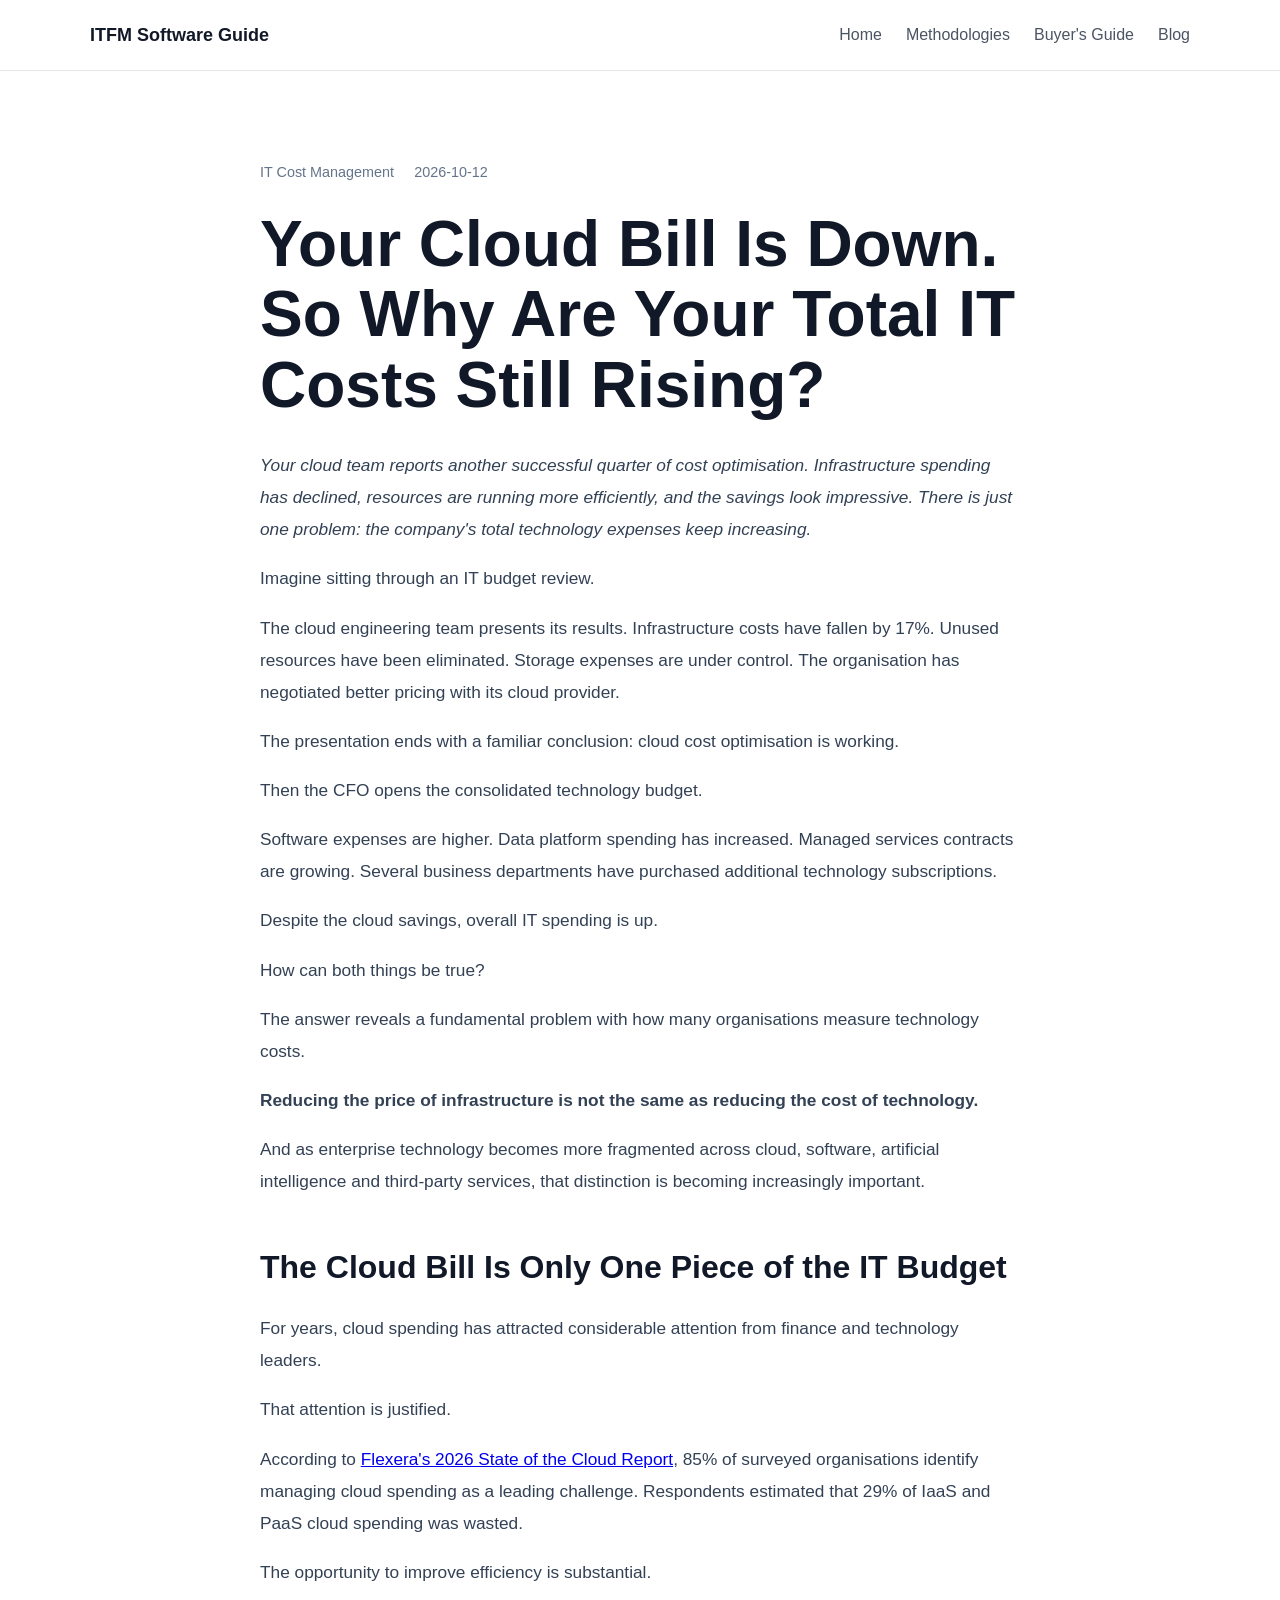
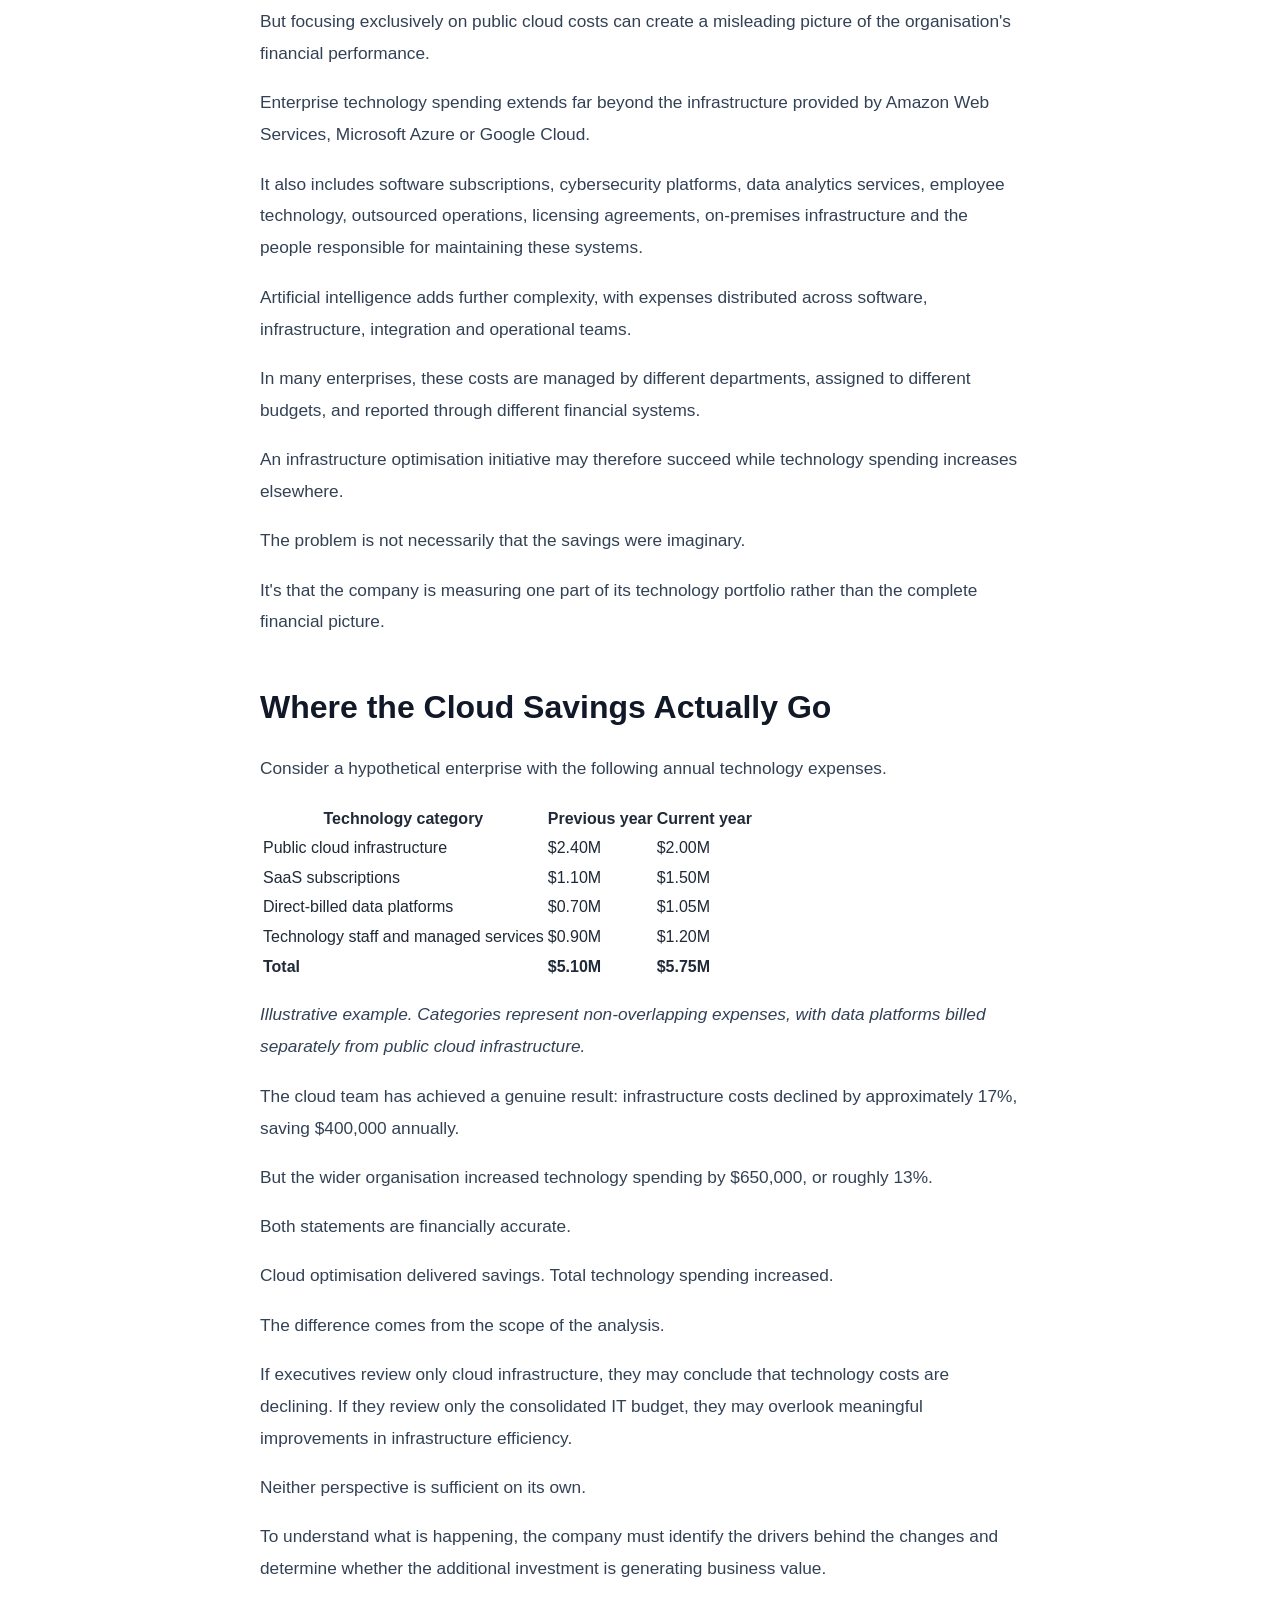
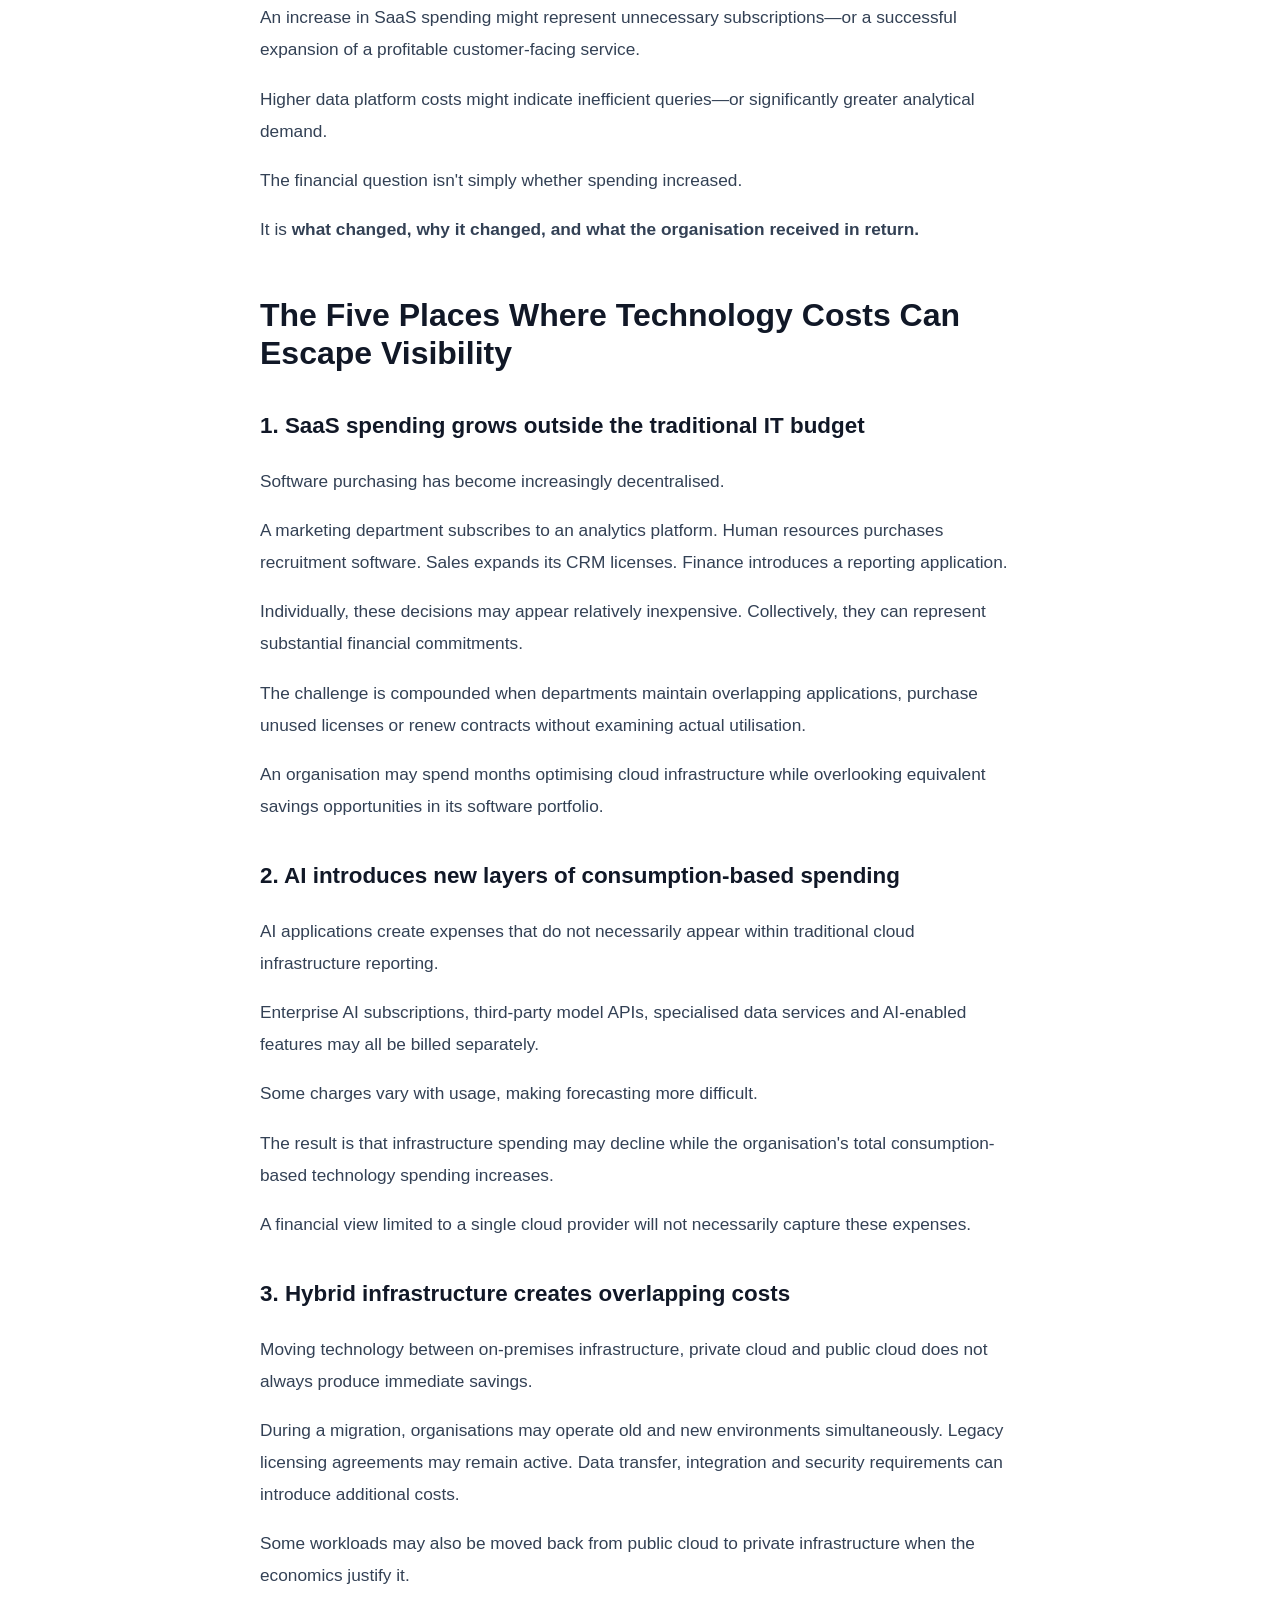
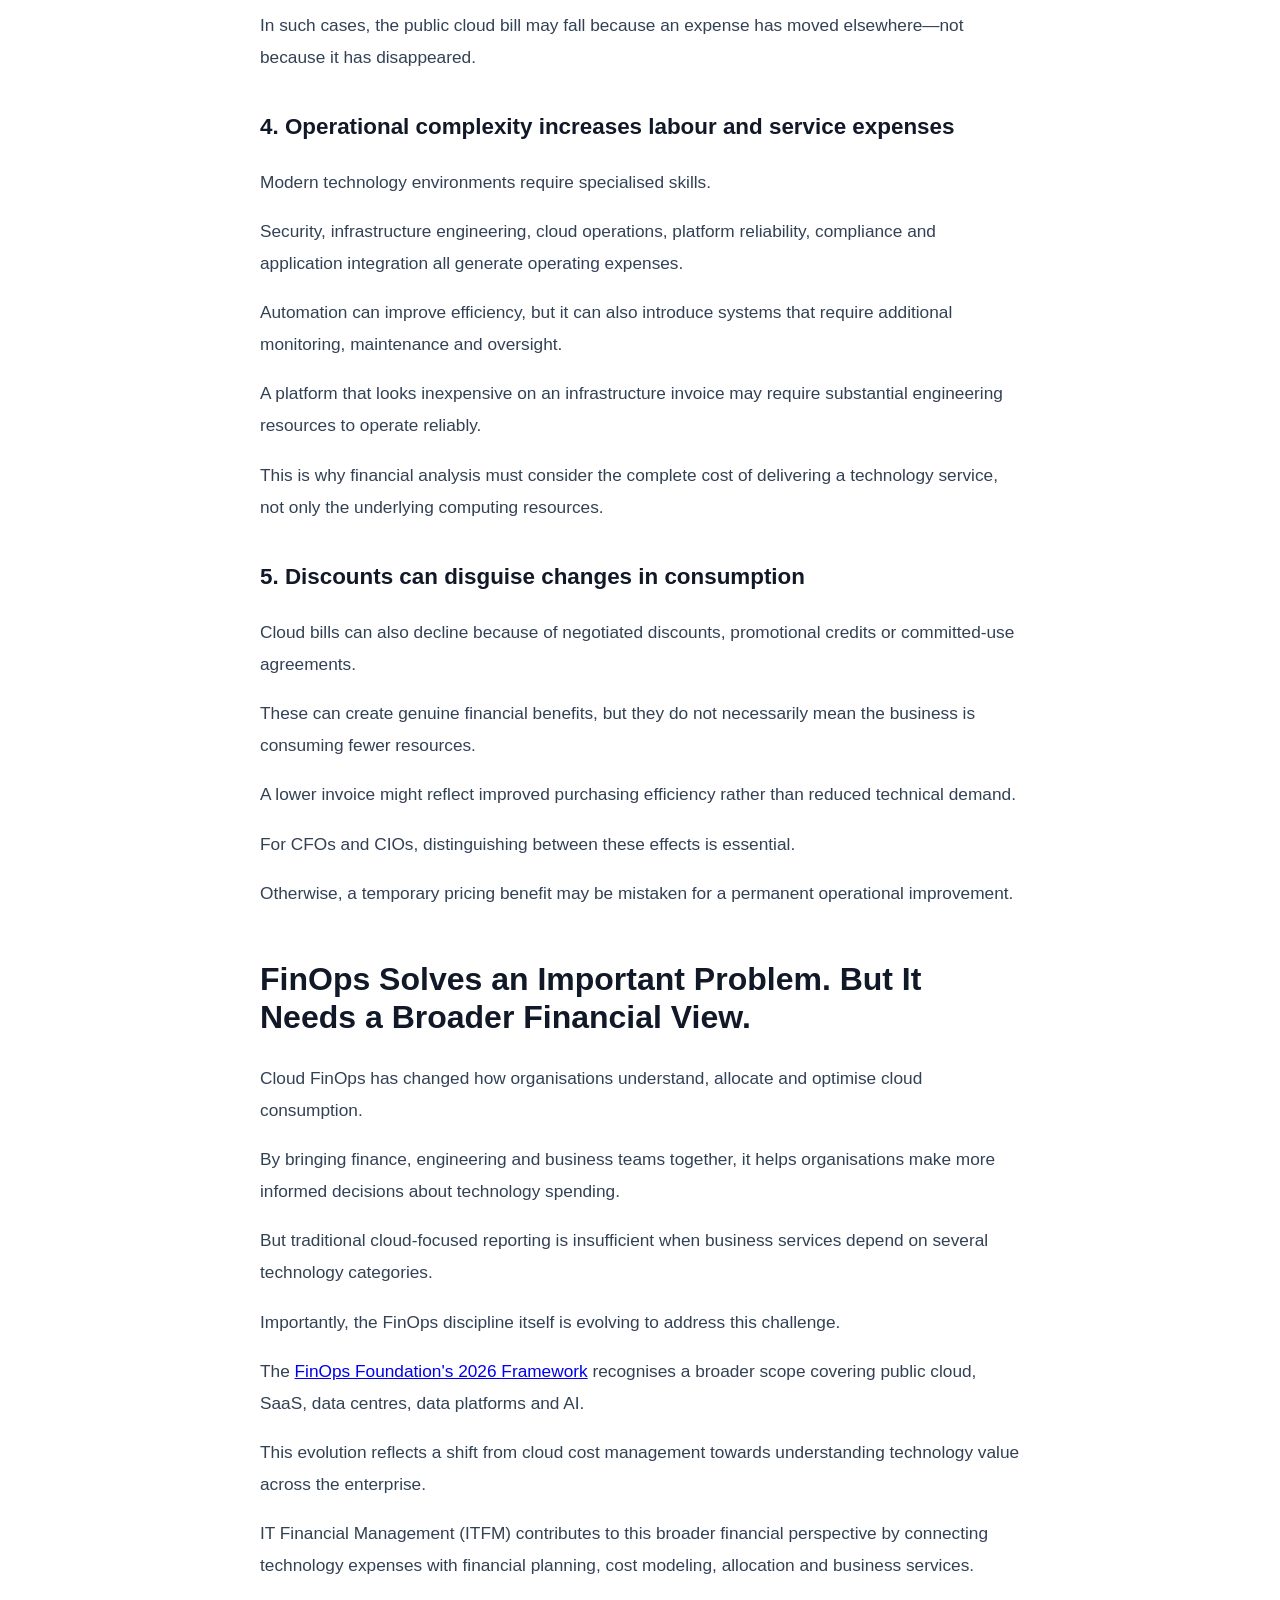
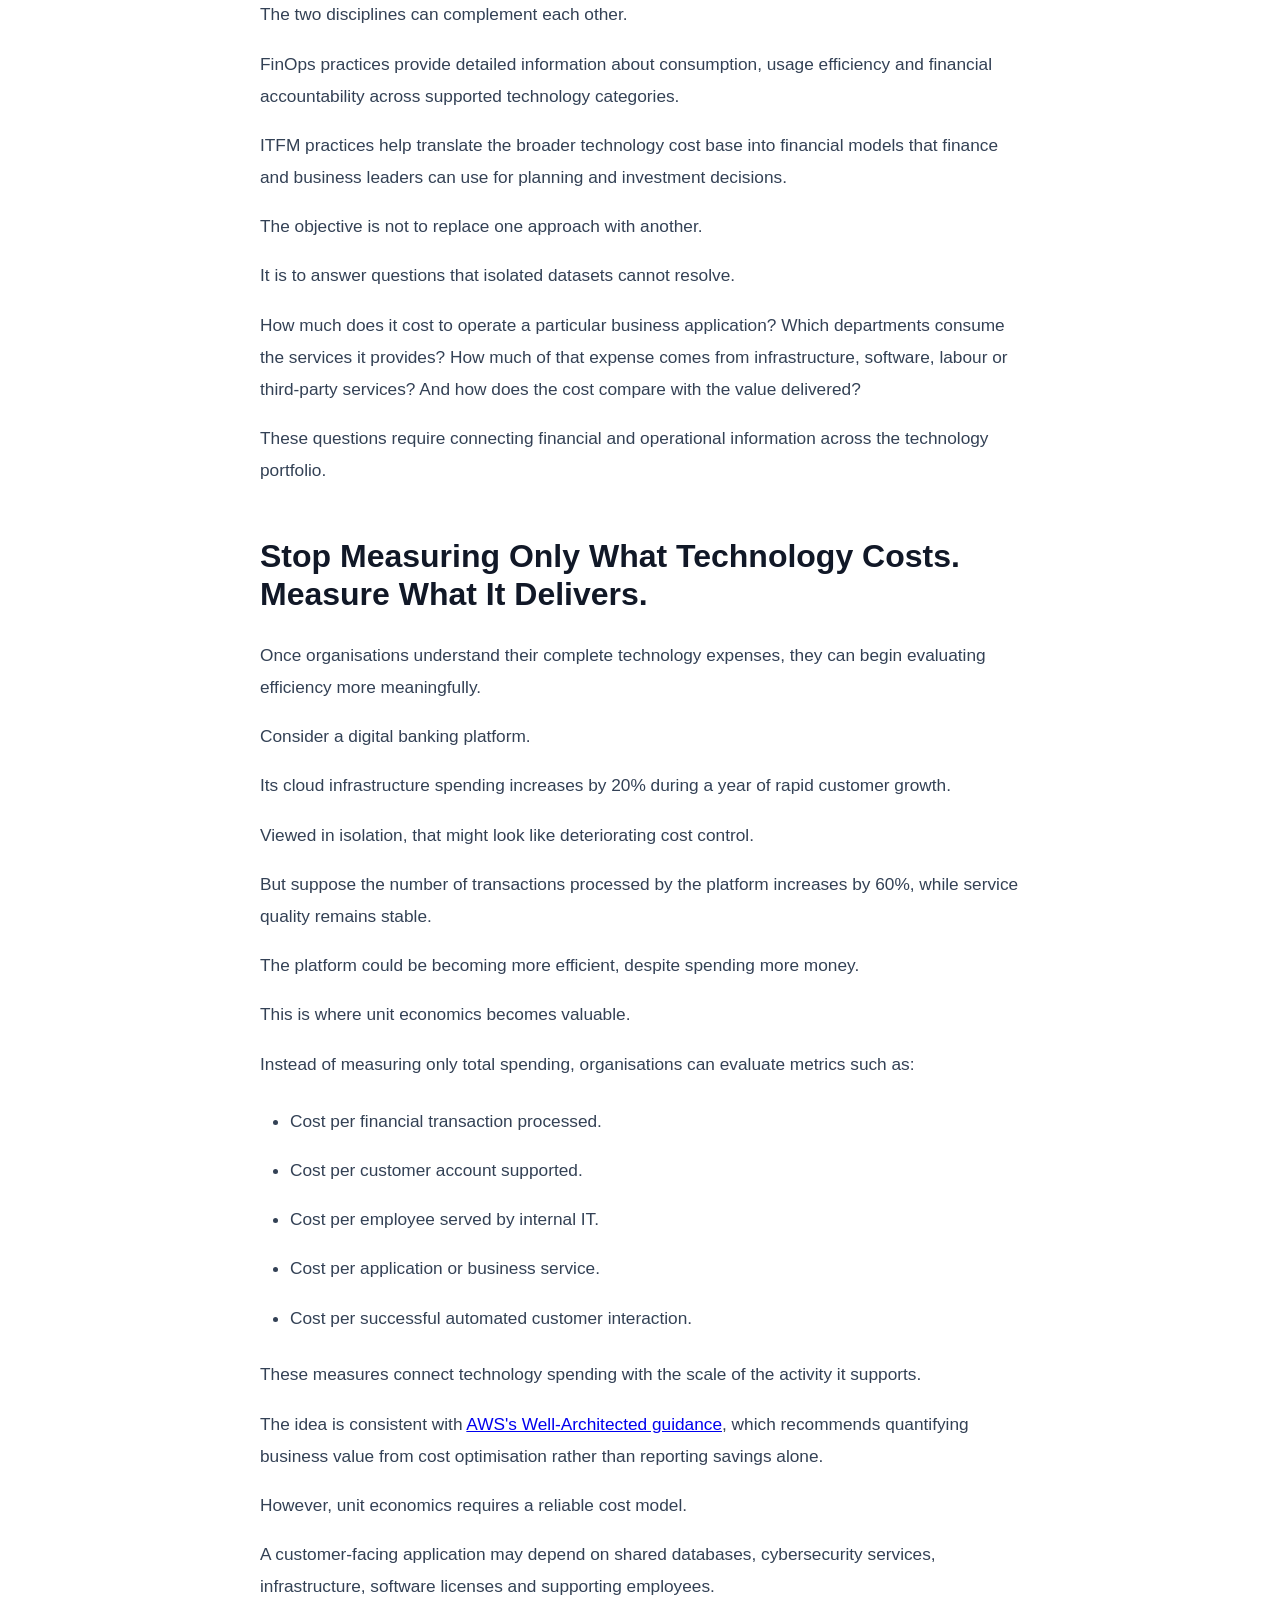
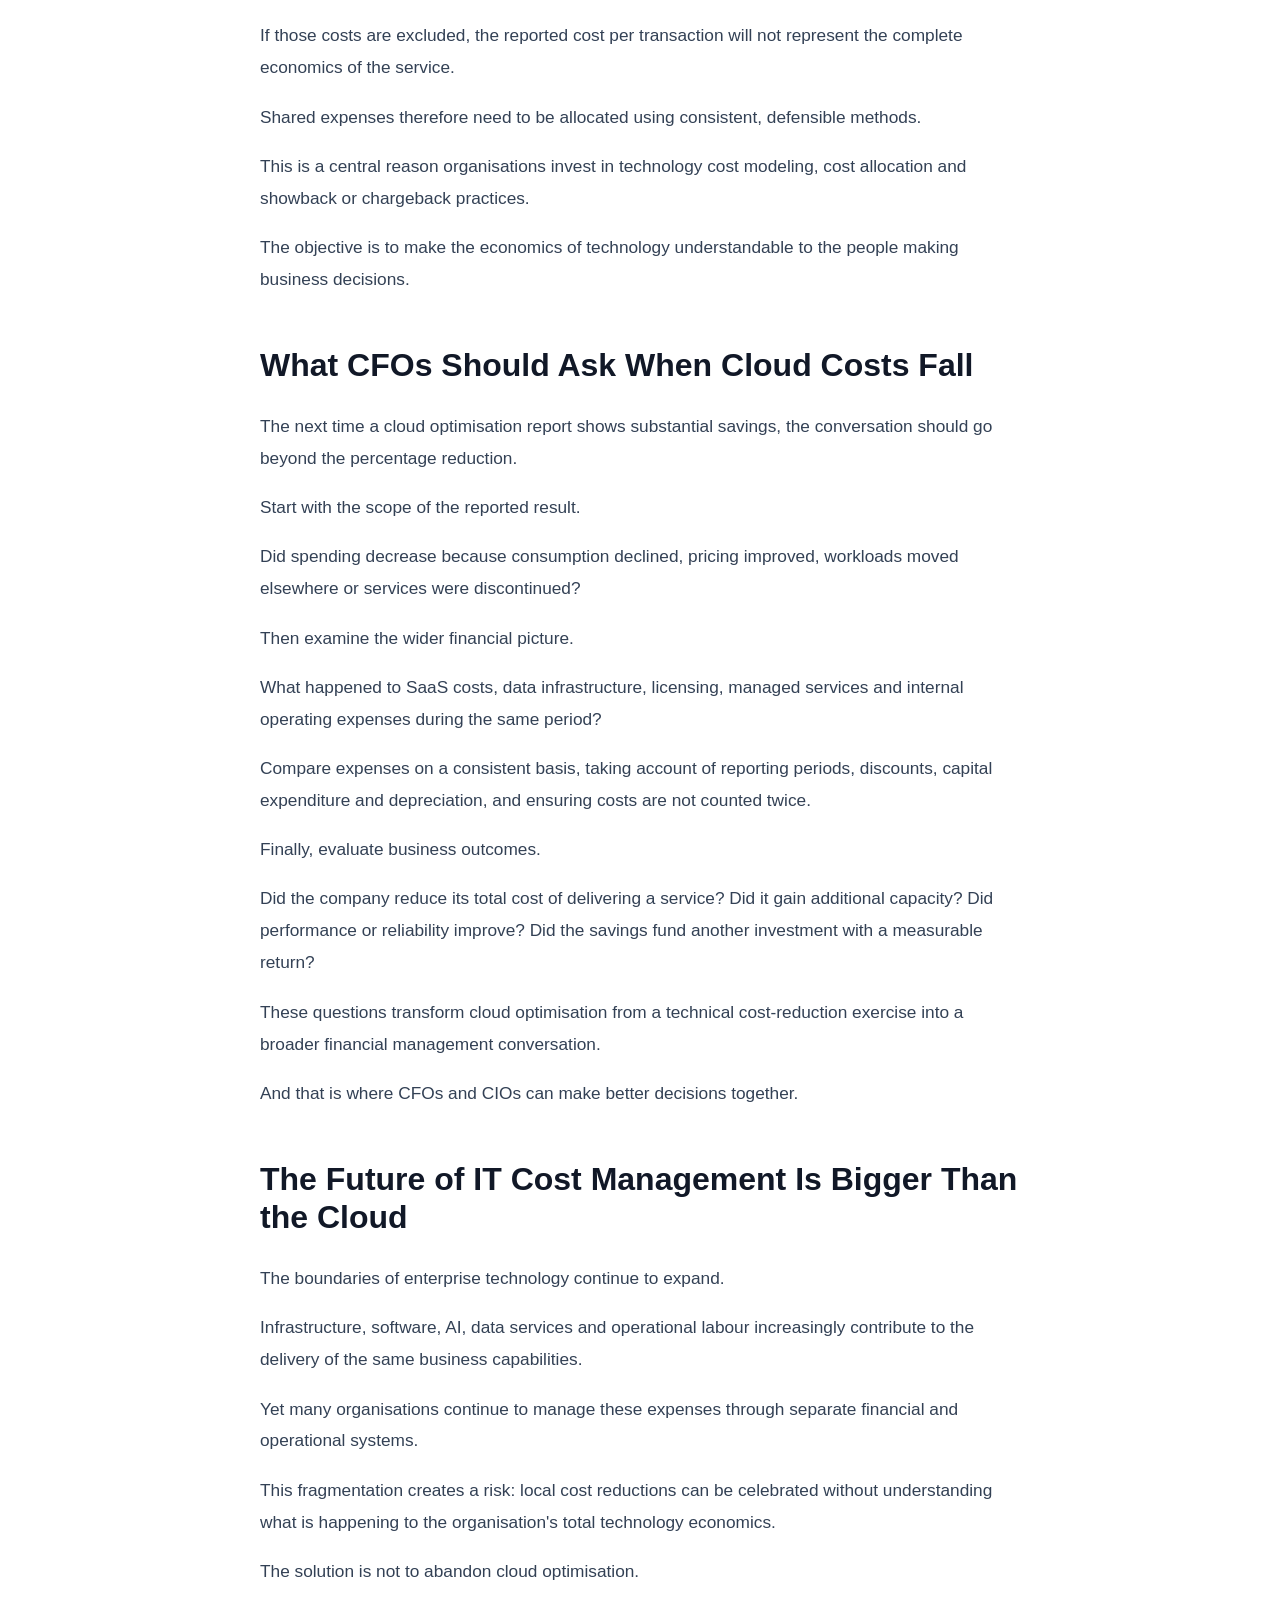
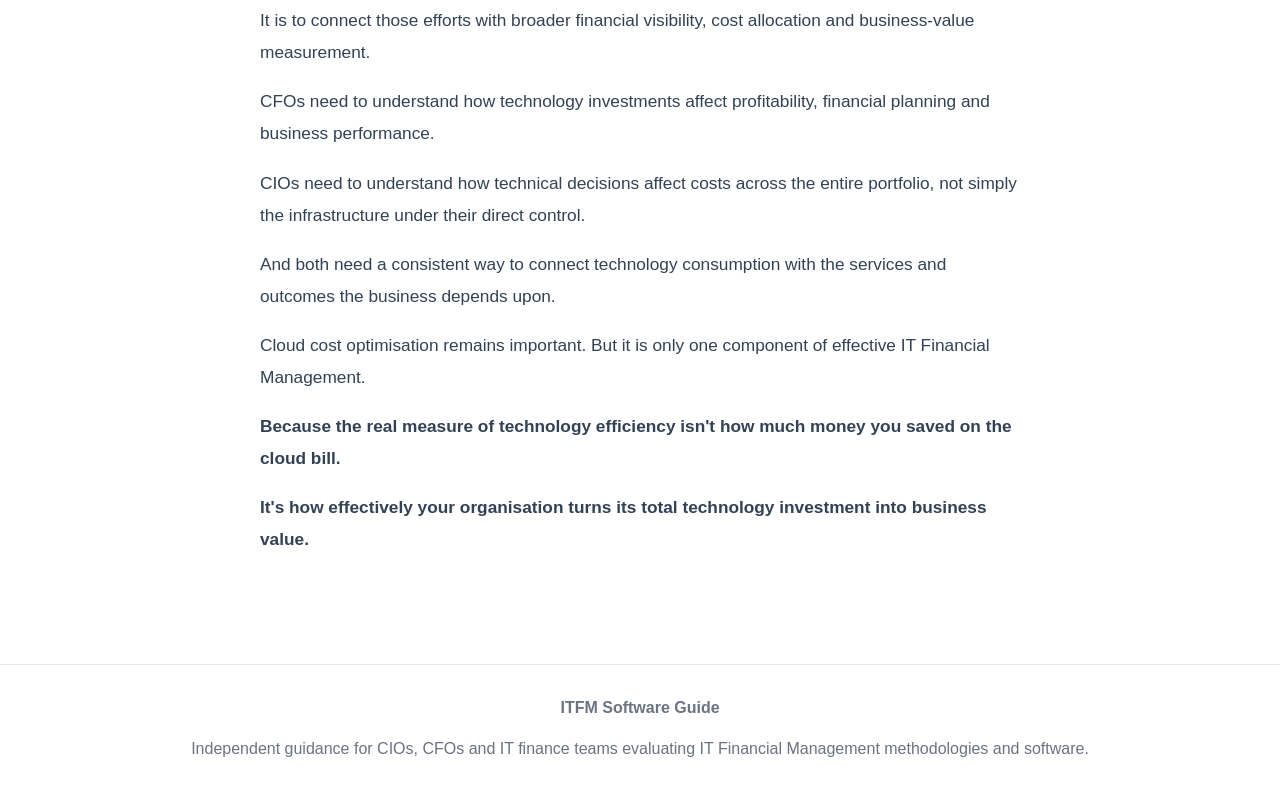
<file: blog/cloud-bill-down-total-it-costs-rising/index.html>
<!DOCTYPE html>
<html lang="en">

<head>
  <meta charset="UTF-8">
  <meta name="viewport" content="width=device-width, initial-scale=1.0">

  <title>Your Cloud Bill Is Down. So Why Are Your Total IT Costs Still Rising? | ITFM Software Guide</title>

  <meta name="description" content="Why cloud optimization can succeed while total IT costs continue to rise, and how CIOs and CFOs can build a broader view of technology economics.">

  <link
    rel="canonical"
    href="https://itfinancialmanagementsoftware.com/blog/cloud-bill-down-total-it-costs-rising/"
  >

  <link rel="stylesheet" href="/style.css">
</head>

<body>

  <header class="site-header">
    <div class="container">

      <a class="logo" href="/">
        ITFM Software Guide
      </a>

      <nav>
        <a href="/">Home</a>
        <a href="/#methodologies">Methodologies</a>
        <a href="/#buyers-guide">Buyer's Guide</a>
        <a href="/blog/">Blog</a>
      </nav>

    </div>
  </header>


  <main>

    <article class="blog-article">

      <div class="container narrow">

        <div class="article-meta">
          <span>IT Cost Management</span>
          <span>2026-10-12</span>
        </div>

        <h1>Your Cloud Bill Is Down. So Why Are Your Total IT Costs Still Rising?</h1>
<p><em>Your cloud team reports another successful quarter of cost
optimisation. Infrastructure spending has declined, resources are
running more efficiently, and the savings look impressive. There is just
one problem: the company's total technology expenses keep increasing.</em></p>
<p>Imagine sitting through an IT budget review.</p>
<p>The cloud engineering team presents its results. Infrastructure costs
have fallen by 17%. Unused resources have been eliminated. Storage
expenses are under control. The organisation has negotiated better
pricing with its cloud provider.</p>
<p>The presentation ends with a familiar conclusion: cloud cost
optimisation is working.</p>
<p>Then the CFO opens the consolidated technology budget.</p>
<p>Software expenses are higher. Data platform spending has increased.
Managed services contracts are growing. Several business departments
have purchased additional technology subscriptions.</p>
<p>Despite the cloud savings, overall IT spending is up.</p>
<p>How can both things be true?</p>
<p>The answer reveals a fundamental problem with how many organisations
measure technology costs.</p>
<p><strong>Reducing the price of infrastructure is not the same as reducing the
cost of technology.</strong></p>
<p>And as enterprise technology becomes more fragmented across cloud,
software, artificial intelligence and third-party services, that
distinction is becoming increasingly important.</p>
<h2>The Cloud Bill Is Only One Piece of the IT Budget</h2>
<p>For years, cloud spending has attracted considerable attention from
finance and technology leaders.</p>
<p>That attention is justified.</p>
<p>According to <a href="https://www.flexera.com/about-us/press-center/flexera-finds-cloud-value-is-rising-while-ai-waste-grows">Flexera's 2026 State of the Cloud
Report</a>,
85% of surveyed organisations identify managing cloud spending as a
leading challenge. Respondents estimated that 29% of IaaS and PaaS cloud
spending was wasted.</p>
<p>The opportunity to improve efficiency is substantial.</p>
<p>But focusing exclusively on public cloud costs can create a misleading
picture of the organisation's financial performance.</p>
<p>Enterprise technology spending extends far beyond the infrastructure
provided by Amazon Web Services, Microsoft Azure or Google Cloud.</p>
<p>It also includes software subscriptions, cybersecurity platforms, data
analytics services, employee technology, outsourced operations,
licensing agreements, on-premises infrastructure and the people
responsible for maintaining these systems.</p>
<p>Artificial intelligence adds further complexity, with expenses
distributed across software, infrastructure, integration and operational
teams.</p>
<p>In many enterprises, these costs are managed by different departments,
assigned to different budgets, and reported through different financial
systems.</p>
<p>An infrastructure optimisation initiative may therefore succeed while
technology spending increases elsewhere.</p>
<p>The problem is not necessarily that the savings were imaginary.</p>
<p>It's that the company is measuring one part of its technology portfolio
rather than the complete financial picture.</p>
<h2>Where the Cloud Savings Actually Go</h2>
<p>Consider a hypothetical enterprise with the following annual technology
expenses.</p>
<table>
<thead>
<tr>
<th><strong>Technology category</strong></th>
<th><strong>Previous year</strong></th>
<th><strong>Current year</strong></th>
</tr>
</thead>
<tbody>
<tr>
<td>Public cloud infrastructure</td>
<td>$2.40M</td>
<td>$2.00M</td>
</tr>
<tr>
<td>SaaS subscriptions</td>
<td>$1.10M</td>
<td>$1.50M</td>
</tr>
<tr>
<td>Direct-billed data platforms</td>
<td>$0.70M</td>
<td>$1.05M</td>
</tr>
<tr>
<td>Technology staff and managed services</td>
<td>$0.90M</td>
<td>$1.20M</td>
</tr>
<tr>
<td><strong>Total</strong></td>
<td><strong>$5.10M</strong></td>
<td><strong>$5.75M</strong></td>
</tr>
</tbody>
</table>
<p><em>Illustrative example. Categories represent non-overlapping expenses,
with data platforms billed separately from public cloud infrastructure.</em></p>
<p>The cloud team has achieved a genuine result: infrastructure costs
declined by approximately 17%, saving $400,000 annually.</p>
<p>But the wider organisation increased technology spending by $650,000,
or roughly 13%.</p>
<p>Both statements are financially accurate.</p>
<p>Cloud optimisation delivered savings. Total technology spending
increased.</p>
<p>The difference comes from the scope of the analysis.</p>
<p>If executives review only cloud infrastructure, they may conclude that
technology costs are declining. If they review only the consolidated IT
budget, they may overlook meaningful improvements in infrastructure
efficiency.</p>
<p>Neither perspective is sufficient on its own.</p>
<p>To understand what is happening, the company must identify the drivers
behind the changes and determine whether the additional investment is
generating business value.</p>
<p>An increase in SaaS spending might represent unnecessary
subscriptions—or a successful expansion of a profitable customer-facing
service.</p>
<p>Higher data platform costs might indicate inefficient queries—or
significantly greater analytical demand.</p>
<p>The financial question isn't simply whether spending increased.</p>
<p>It is <strong>what changed, why it changed, and what the organisation received
in return.</strong></p>
<h2>The Five Places Where Technology Costs Can Escape Visibility</h2>
<h3>1. SaaS spending grows outside the traditional IT budget</h3>
<p>Software purchasing has become increasingly decentralised.</p>
<p>A marketing department subscribes to an analytics platform. Human
resources purchases recruitment software. Sales expands its CRM
licenses. Finance introduces a reporting application.</p>
<p>Individually, these decisions may appear relatively inexpensive.
Collectively, they can represent substantial financial commitments.</p>
<p>The challenge is compounded when departments maintain overlapping
applications, purchase unused licenses or renew contracts without
examining actual utilisation.</p>
<p>An organisation may spend months optimising cloud infrastructure while
overlooking equivalent savings opportunities in its software portfolio.</p>
<h3>2. AI introduces new layers of consumption-based spending</h3>
<p>AI applications create expenses that do not necessarily appear within
traditional cloud infrastructure reporting.</p>
<p>Enterprise AI subscriptions, third-party model APIs, specialised data
services and AI-enabled features may all be billed separately.</p>
<p>Some charges vary with usage, making forecasting more difficult.</p>
<p>The result is that infrastructure spending may decline while the
organisation's total consumption-based technology spending increases.</p>
<p>A financial view limited to a single cloud provider will not necessarily
capture these expenses.</p>
<h3>3. Hybrid infrastructure creates overlapping costs</h3>
<p>Moving technology between on-premises infrastructure, private cloud and
public cloud does not always produce immediate savings.</p>
<p>During a migration, organisations may operate old and new environments
simultaneously. Legacy licensing agreements may remain active. Data
transfer, integration and security requirements can introduce additional
costs.</p>
<p>Some workloads may also be moved back from public cloud to private
infrastructure when the economics justify it.</p>
<p>In such cases, the public cloud bill may fall because an expense has
moved elsewhere—not because it has disappeared.</p>
<h3>4. Operational complexity increases labour and service expenses</h3>
<p>Modern technology environments require specialised skills.</p>
<p>Security, infrastructure engineering, cloud operations, platform
reliability, compliance and application integration all generate
operating expenses.</p>
<p>Automation can improve efficiency, but it can also introduce systems
that require additional monitoring, maintenance and oversight.</p>
<p>A platform that looks inexpensive on an infrastructure invoice may
require substantial engineering resources to operate reliably.</p>
<p>This is why financial analysis must consider the complete cost of
delivering a technology service, not only the underlying computing
resources.</p>
<h3>5. Discounts can disguise changes in consumption</h3>
<p>Cloud bills can also decline because of negotiated discounts,
promotional credits or committed-use agreements.</p>
<p>These can create genuine financial benefits, but they do not necessarily
mean the business is consuming fewer resources.</p>
<p>A lower invoice might reflect improved purchasing efficiency rather than
reduced technical demand.</p>
<p>For CFOs and CIOs, distinguishing between these effects is essential.</p>
<p>Otherwise, a temporary pricing benefit may be mistaken for a permanent
operational improvement.</p>
<h2>FinOps Solves an Important Problem. But It Needs a Broader Financial View.</h2>
<p>Cloud FinOps has changed how organisations understand, allocate and
optimise cloud consumption.</p>
<p>By bringing finance, engineering and business teams together, it helps
organisations make more informed decisions about technology spending.</p>
<p>But traditional cloud-focused reporting is insufficient when business
services depend on several technology categories.</p>
<p>Importantly, the FinOps discipline itself is evolving to address this
challenge.</p>
<p>The <a href="https://www.finops.org/insights/2026-finops-framework/">FinOps Foundation's 2026
Framework</a>
recognises a broader scope covering public cloud, SaaS, data centres,
data platforms and AI.</p>
<p>This evolution reflects a shift from cloud cost management towards
understanding technology value across the enterprise.</p>
<p>IT Financial Management (ITFM) contributes to this broader financial
perspective by connecting technology expenses with financial planning,
cost modeling, allocation and business services.</p>
<p>The two disciplines can complement each other.</p>
<p>FinOps practices provide detailed information about consumption, usage
efficiency and financial accountability across supported technology
categories.</p>
<p>ITFM practices help translate the broader technology cost base into
financial models that finance and business leaders can use for planning
and investment decisions.</p>
<p>The objective is not to replace one approach with another.</p>
<p>It is to answer questions that isolated datasets cannot resolve.</p>
<p>How much does it cost to operate a particular business application?
Which departments consume the services it provides? How much of that
expense comes from infrastructure, software, labour or third-party
services? And how does the cost compare with the value delivered?</p>
<p>These questions require connecting financial and operational information
across the technology portfolio.</p>
<h2>Stop Measuring Only What Technology Costs. Measure What It Delivers.</h2>
<p>Once organisations understand their complete technology expenses, they
can begin evaluating efficiency more meaningfully.</p>
<p>Consider a digital banking platform.</p>
<p>Its cloud infrastructure spending increases by 20% during a year of
rapid customer growth.</p>
<p>Viewed in isolation, that might look like deteriorating cost control.</p>
<p>But suppose the number of transactions processed by the platform
increases by 60%, while service quality remains stable.</p>
<p>The platform could be becoming more efficient, despite spending more
money.</p>
<p>This is where unit economics becomes valuable.</p>
<p>Instead of measuring only total spending, organisations can evaluate
metrics such as:</p>
<ul>
<li>
<p>Cost per financial transaction processed.</p>
</li>
<li>
<p>Cost per customer account supported.</p>
</li>
<li>
<p>Cost per employee served by internal IT.</p>
</li>
<li>
<p>Cost per application or business service.</p>
</li>
<li>
<p>Cost per successful automated customer interaction.</p>
</li>
</ul>
<p>These measures connect technology spending with the scale of the
activity it supports.</p>
<p>The idea is consistent with <a href="https://docs.aws.amazon.com/wellarchitected/latest/cost-optimization-pillar/cost_cloud_financial_management_quantify_value.html">AWS's Well-Architected
guidance</a>,
which recommends quantifying business value from cost optimisation
rather than reporting savings alone.</p>
<p>However, unit economics requires a reliable cost model.</p>
<p>A customer-facing application may depend on shared databases,
cybersecurity services, infrastructure, software licenses and supporting
employees.</p>
<p>If those costs are excluded, the reported cost per transaction will not
represent the complete economics of the service.</p>
<p>Shared expenses therefore need to be allocated using consistent,
defensible methods.</p>
<p>This is a central reason organisations invest in technology cost
modeling, cost allocation and showback or chargeback practices.</p>
<p>The objective is to make the economics of technology understandable to
the people making business decisions.</p>
<h2>What CFOs Should Ask When Cloud Costs Fall</h2>
<p>The next time a cloud optimisation report shows substantial savings, the
conversation should go beyond the percentage reduction.</p>
<p>Start with the scope of the reported result.</p>
<p>Did spending decrease because consumption declined, pricing improved,
workloads moved elsewhere or services were discontinued?</p>
<p>Then examine the wider financial picture.</p>
<p>What happened to SaaS costs, data infrastructure, licensing, managed
services and internal operating expenses during the same period?</p>
<p>Compare expenses on a consistent basis, taking account of reporting
periods, discounts, capital expenditure and depreciation, and ensuring
costs are not counted twice.</p>
<p>Finally, evaluate business outcomes.</p>
<p>Did the company reduce its total cost of delivering a service? Did it
gain additional capacity? Did performance or reliability improve? Did
the savings fund another investment with a measurable return?</p>
<p>These questions transform cloud optimisation from a technical
cost-reduction exercise into a broader financial management
conversation.</p>
<p>And that is where CFOs and CIOs can make better decisions together.</p>
<h2>The Future of IT Cost Management Is Bigger Than the Cloud</h2>
<p>The boundaries of enterprise technology continue to expand.</p>
<p>Infrastructure, software, AI, data services and operational labour
increasingly contribute to the delivery of the same business
capabilities.</p>
<p>Yet many organisations continue to manage these expenses through
separate financial and operational systems.</p>
<p>This fragmentation creates a risk: local cost reductions can be
celebrated without understanding what is happening to the organisation's
total technology economics.</p>
<p>The solution is not to abandon cloud optimisation.</p>
<p>It is to connect those efforts with broader financial visibility, cost
allocation and business-value measurement.</p>
<p>CFOs need to understand how technology investments affect profitability,
financial planning and business performance.</p>
<p>CIOs need to understand how technical decisions affect costs across the
entire portfolio, not simply the infrastructure under their direct
control.</p>
<p>And both need a consistent way to connect technology consumption with
the services and outcomes the business depends upon.</p>
<p>Cloud cost optimisation remains important. But it is only one component
of effective IT Financial Management.</p>
<p><strong>Because the real measure of technology efficiency isn't how much money
you saved on the cloud bill.</strong></p>
<p><strong>It's how effectively your organisation turns its total technology
investment into business value.</strong></p>

      </div>

    </article>

  </main>


  <footer class="site-footer">

    <div class="container">

      <strong>ITFM Software Guide</strong>

      <p>
        Independent guidance for CIOs, CFOs and IT finance teams
        evaluating IT Financial Management methodologies and software.
      </p>

    </div>

  </footer>

</body>
</html>
</file>
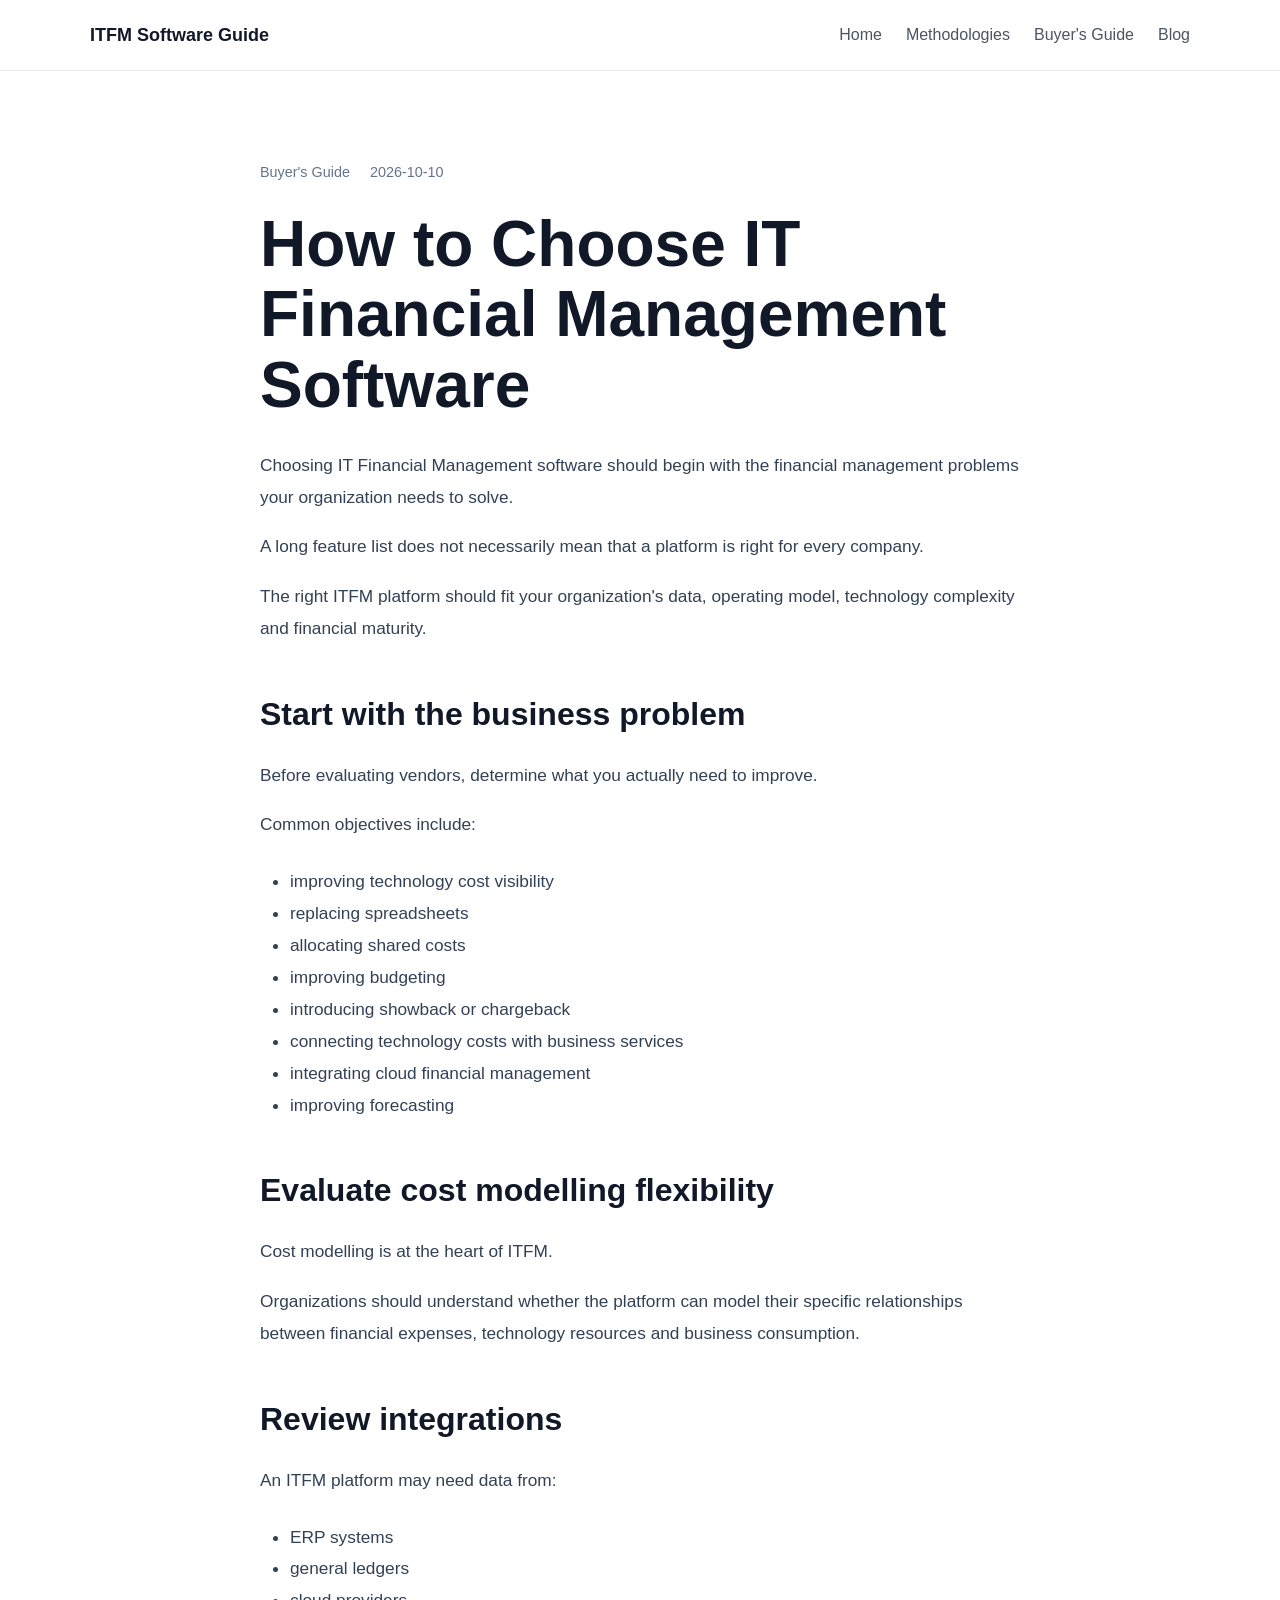
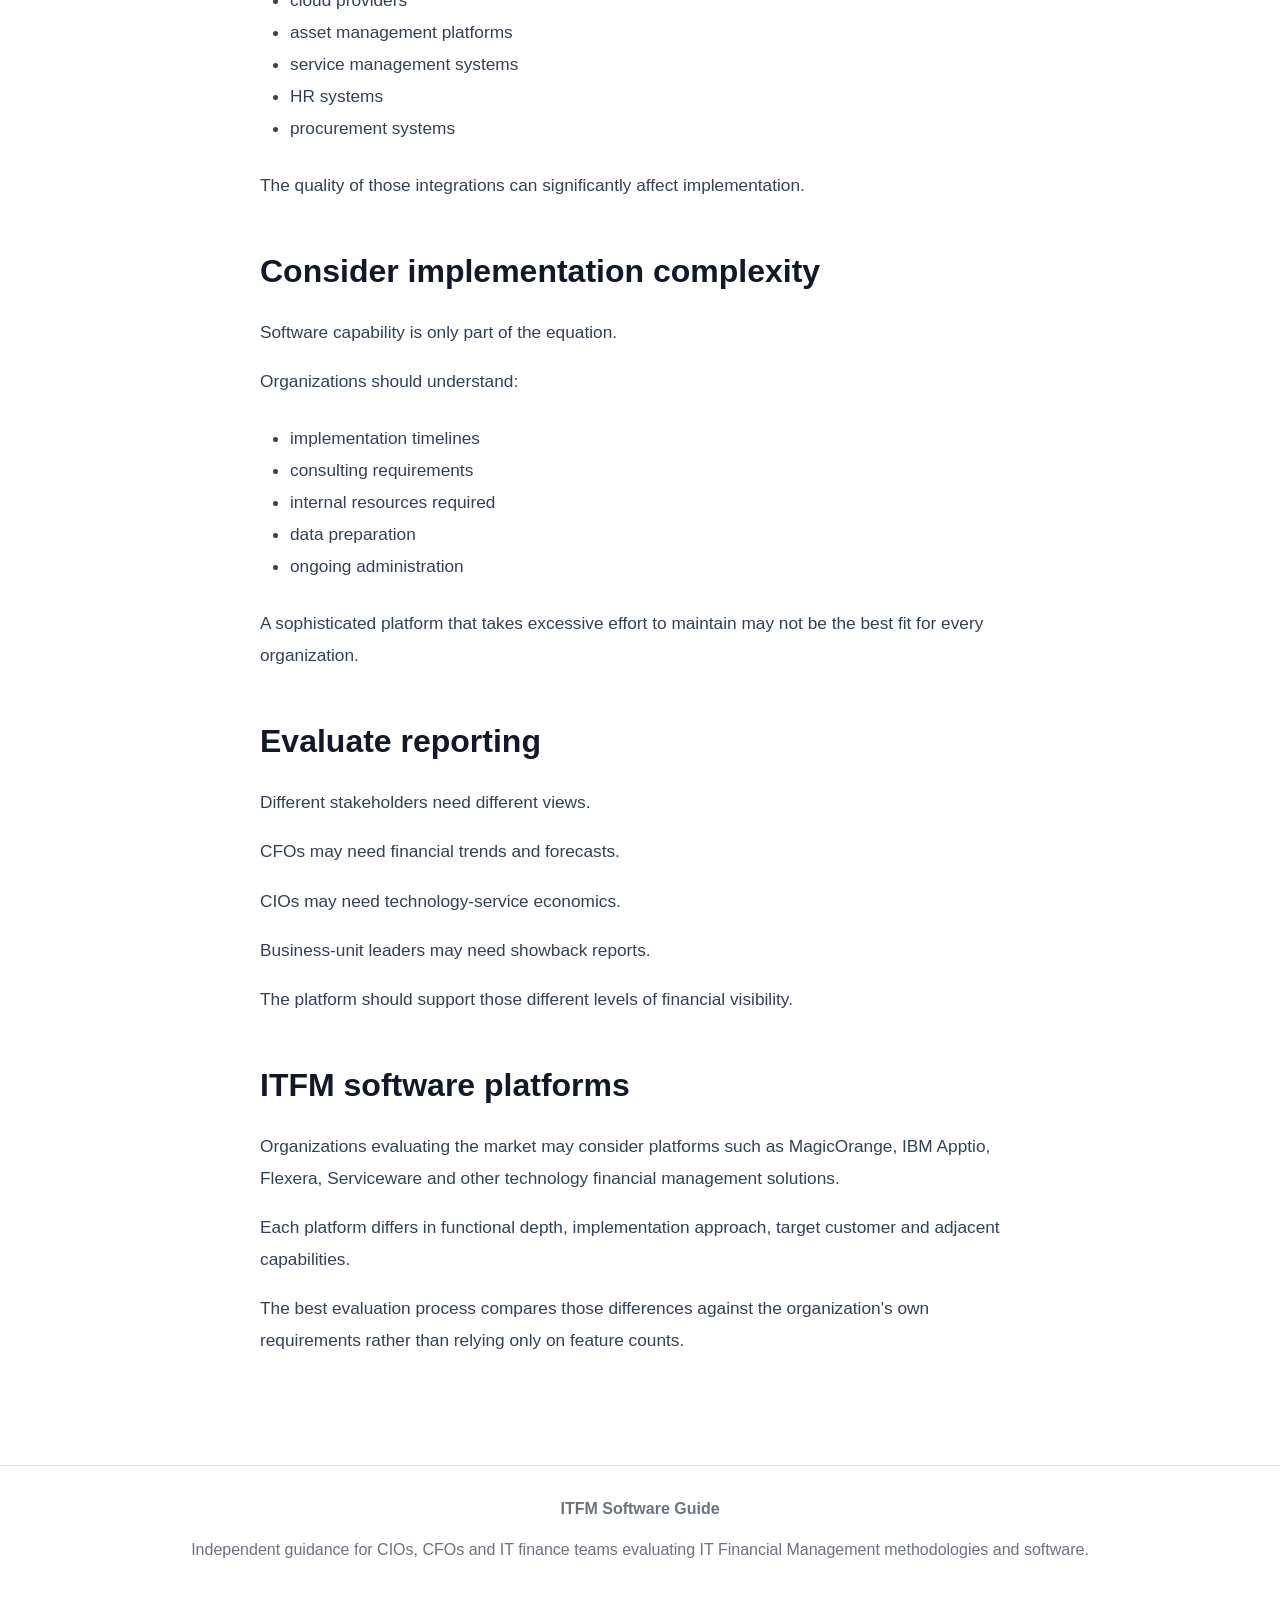
<file: blog/how-to-choose-itfm-software/index.html>
<!DOCTYPE html>
<html lang="en">

<head>
  <meta charset="UTF-8">
  <meta name="viewport" content="width=device-width, initial-scale=1.0">

  <title>How to Choose IT Financial Management Software | ITFM Software Guide</title>

  <meta name="description" content="A practical ITFM software buyer's guide for CIOs, CFOs and IT finance teams evaluating technology financial management platforms.">

  <link
    rel="canonical"
    href="https://itfinancialmanagementsoftware.com/blog/how-to-choose-itfm-software/"
  >

  <link rel="stylesheet" href="/style.css">
</head>

<body>

  <header class="site-header">
    <div class="container">

      <a class="logo" href="/">
        ITFM Software Guide
      </a>

      <nav>
        <a href="/">Home</a>
        <a href="/#methodologies">Methodologies</a>
        <a href="/#buyers-guide">Buyer's Guide</a>
        <a href="/blog/">Blog</a>
      </nav>

    </div>
  </header>


  <main>

    <article class="blog-article">

      <div class="container narrow">

        <div class="article-meta">
          <span>Buyer's Guide</span>
          <span>2026-10-10</span>
        </div>

        <h1>How to Choose IT Financial Management Software</h1>
<p>Choosing IT Financial Management software should begin with the financial management problems your organization needs to solve.</p>
<p>A long feature list does not necessarily mean that a platform is right for every company.</p>
<p>The right ITFM platform should fit your organization's data, operating model, technology complexity and financial maturity.</p>
<h2>Start with the business problem</h2>
<p>Before evaluating vendors, determine what you actually need to improve.</p>
<p>Common objectives include:</p>
<ul>
<li>improving technology cost visibility</li>
<li>replacing spreadsheets</li>
<li>allocating shared costs</li>
<li>improving budgeting</li>
<li>introducing showback or chargeback</li>
<li>connecting technology costs with business services</li>
<li>integrating cloud financial management</li>
<li>improving forecasting</li>
</ul>
<h2>Evaluate cost modelling flexibility</h2>
<p>Cost modelling is at the heart of ITFM.</p>
<p>Organizations should understand whether the platform can model their specific relationships between financial expenses, technology resources and business consumption.</p>
<h2>Review integrations</h2>
<p>An ITFM platform may need data from:</p>
<ul>
<li>ERP systems</li>
<li>general ledgers</li>
<li>cloud providers</li>
<li>asset management platforms</li>
<li>service management systems</li>
<li>HR systems</li>
<li>procurement systems</li>
</ul>
<p>The quality of those integrations can significantly affect implementation.</p>
<h2>Consider implementation complexity</h2>
<p>Software capability is only part of the equation.</p>
<p>Organizations should understand:</p>
<ul>
<li>implementation timelines</li>
<li>consulting requirements</li>
<li>internal resources required</li>
<li>data preparation</li>
<li>ongoing administration</li>
</ul>
<p>A sophisticated platform that takes excessive effort to maintain may not be the best fit for every organization.</p>
<h2>Evaluate reporting</h2>
<p>Different stakeholders need different views.</p>
<p>CFOs may need financial trends and forecasts.</p>
<p>CIOs may need technology-service economics.</p>
<p>Business-unit leaders may need showback reports.</p>
<p>The platform should support those different levels of financial visibility.</p>
<h2>ITFM software platforms</h2>
<p>Organizations evaluating the market may consider platforms such as MagicOrange, IBM Apptio, Flexera, Serviceware and other technology financial management solutions.</p>
<p>Each platform differs in functional depth, implementation approach, target customer and adjacent capabilities.</p>
<p>The best evaluation process compares those differences against the organization's own requirements rather than relying only on feature counts.</p>

      </div>

    </article>

  </main>


  <footer class="site-footer">

    <div class="container">

      <strong>ITFM Software Guide</strong>

      <p>
        Independent guidance for CIOs, CFOs and IT finance teams
        evaluating IT Financial Management methodologies and software.
      </p>

    </div>

  </footer>

</body>
</html>
</file>
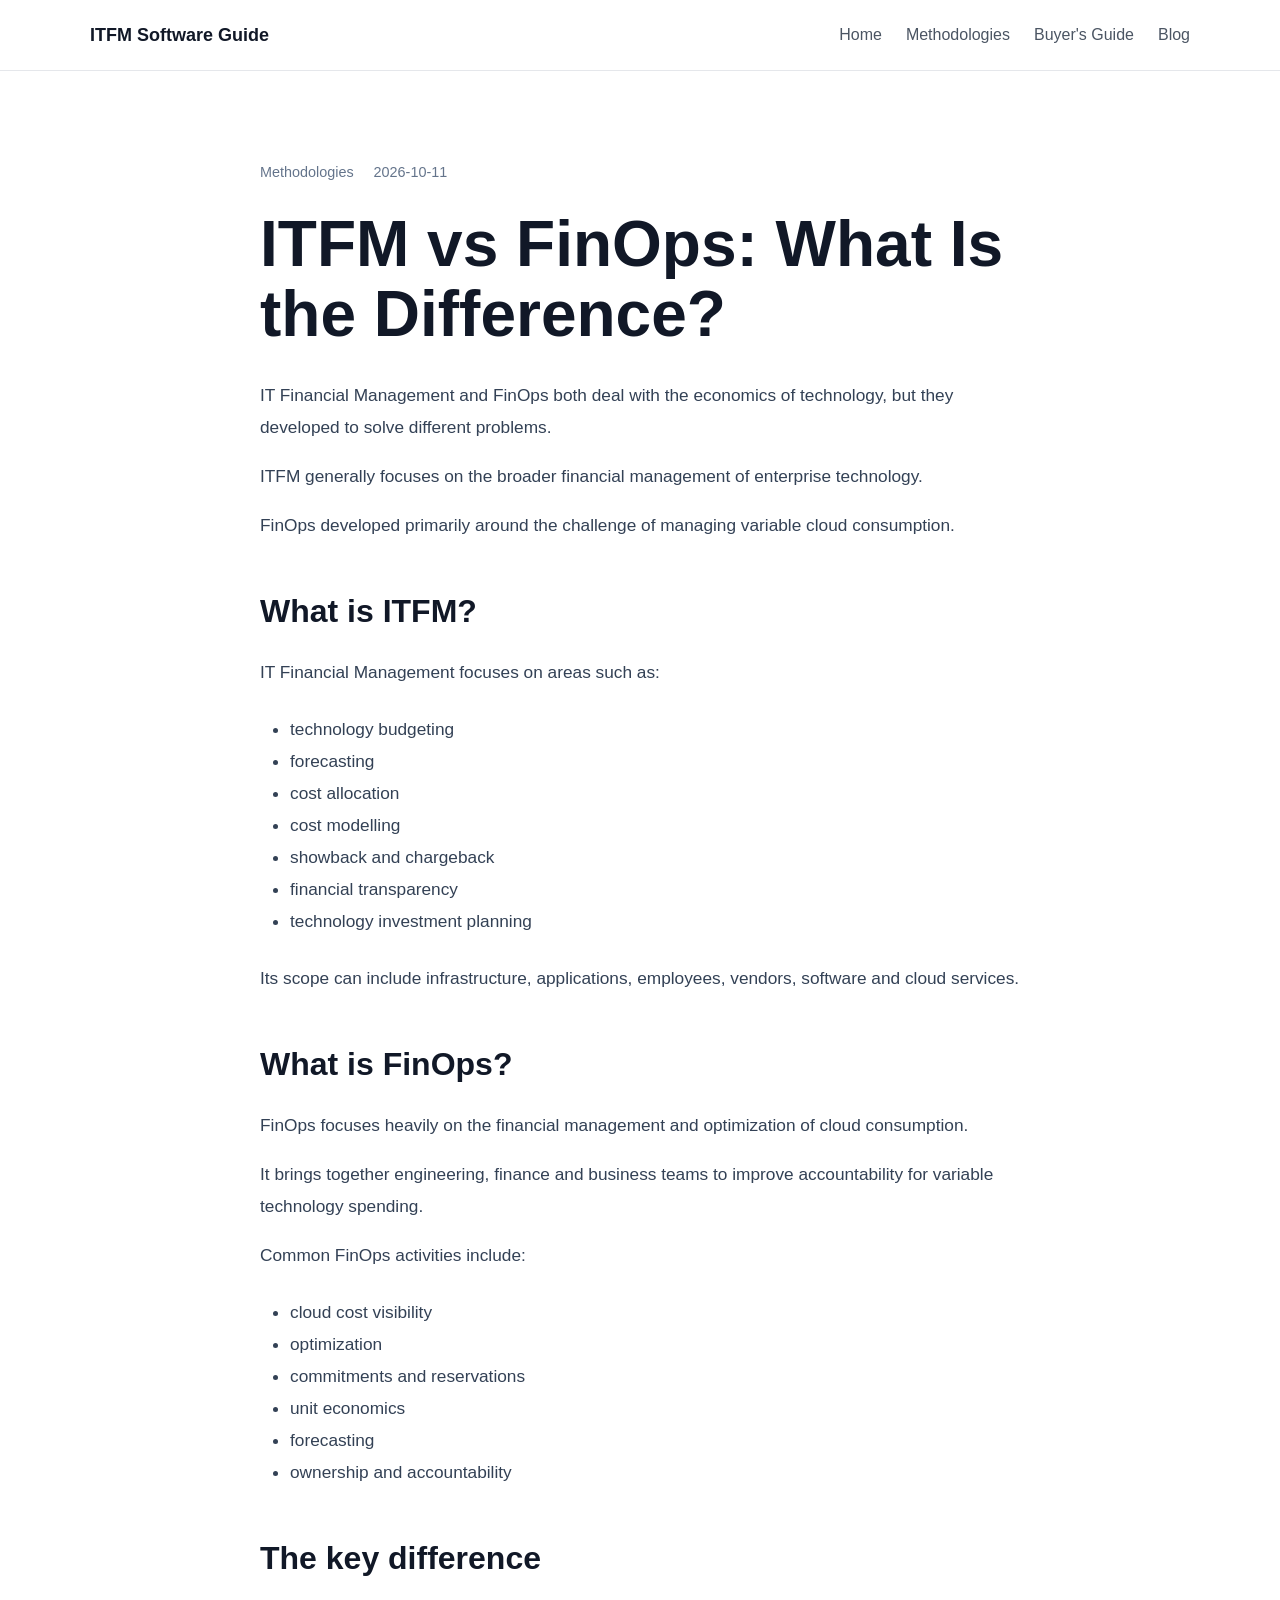
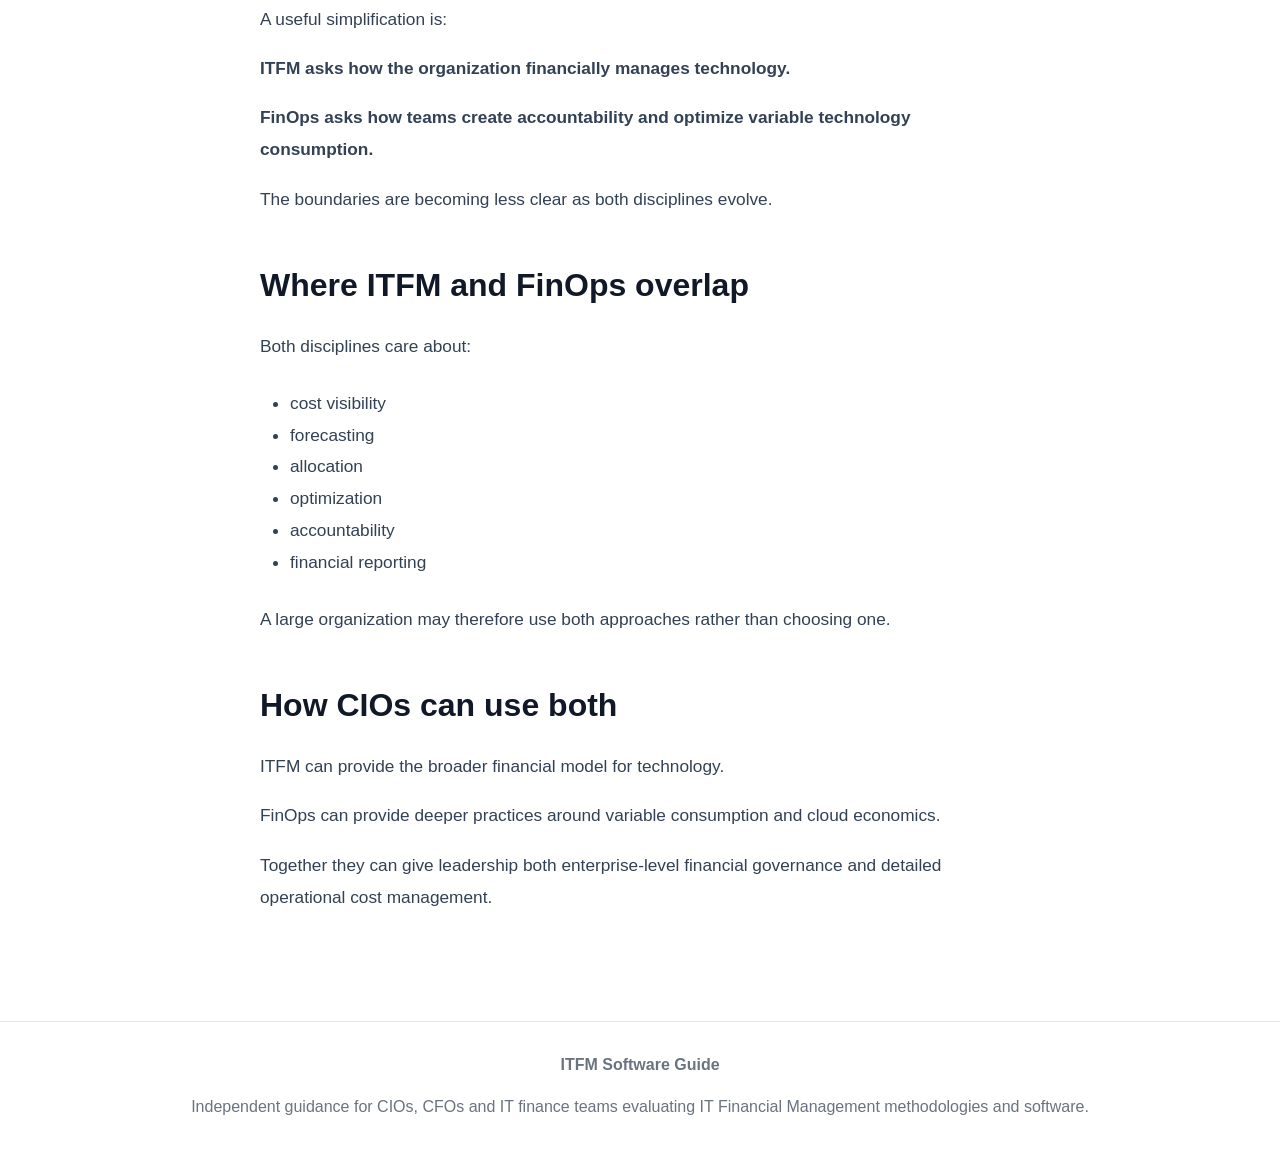
<file: blog/itfm-vs-finops/index.html>
<!DOCTYPE html>
<html lang="en">

<head>
  <meta charset="UTF-8">
  <meta name="viewport" content="width=device-width, initial-scale=1.0">

  <title>ITFM vs FinOps: What Is the Difference? | ITFM Software Guide</title>

  <meta name="description" content="Understand the difference between IT Financial Management and FinOps, where the disciplines overlap, and how they can work together.">

  <link
    rel="canonical"
    href="https://itfinancialmanagementsoftware.com/blog/itfm-vs-finops/"
  >

  <link rel="stylesheet" href="/style.css">
</head>

<body>

  <header class="site-header">
    <div class="container">

      <a class="logo" href="/">
        ITFM Software Guide
      </a>

      <nav>
        <a href="/">Home</a>
        <a href="/#methodologies">Methodologies</a>
        <a href="/#buyers-guide">Buyer's Guide</a>
        <a href="/blog/">Blog</a>
      </nav>

    </div>
  </header>


  <main>

    <article class="blog-article">

      <div class="container narrow">

        <div class="article-meta">
          <span>Methodologies</span>
          <span>2026-10-11</span>
        </div>

        <h1>ITFM vs FinOps: What Is the Difference?</h1>
<p>IT Financial Management and FinOps both deal with the economics of technology, but they developed to solve different problems.</p>
<p>ITFM generally focuses on the broader financial management of enterprise technology.</p>
<p>FinOps developed primarily around the challenge of managing variable cloud consumption.</p>
<h2>What is ITFM?</h2>
<p>IT Financial Management focuses on areas such as:</p>
<ul>
<li>technology budgeting</li>
<li>forecasting</li>
<li>cost allocation</li>
<li>cost modelling</li>
<li>showback and chargeback</li>
<li>financial transparency</li>
<li>technology investment planning</li>
</ul>
<p>Its scope can include infrastructure, applications, employees, vendors, software and cloud services.</p>
<h2>What is FinOps?</h2>
<p>FinOps focuses heavily on the financial management and optimization of cloud consumption.</p>
<p>It brings together engineering, finance and business teams to improve accountability for variable technology spending.</p>
<p>Common FinOps activities include:</p>
<ul>
<li>cloud cost visibility</li>
<li>optimization</li>
<li>commitments and reservations</li>
<li>unit economics</li>
<li>forecasting</li>
<li>ownership and accountability</li>
</ul>
<h2>The key difference</h2>
<p>A useful simplification is:</p>
<p><strong>ITFM asks how the organization financially manages technology.</strong></p>
<p><strong>FinOps asks how teams create accountability and optimize variable technology consumption.</strong></p>
<p>The boundaries are becoming less clear as both disciplines evolve.</p>
<h2>Where ITFM and FinOps overlap</h2>
<p>Both disciplines care about:</p>
<ul>
<li>cost visibility</li>
<li>forecasting</li>
<li>allocation</li>
<li>optimization</li>
<li>accountability</li>
<li>financial reporting</li>
</ul>
<p>A large organization may therefore use both approaches rather than choosing one.</p>
<h2>How CIOs can use both</h2>
<p>ITFM can provide the broader financial model for technology.</p>
<p>FinOps can provide deeper practices around variable consumption and cloud economics.</p>
<p>Together they can give leadership both enterprise-level financial governance and detailed operational cost management.</p>

      </div>

    </article>

  </main>


  <footer class="site-footer">

    <div class="container">

      <strong>ITFM Software Guide</strong>

      <p>
        Independent guidance for CIOs, CFOs and IT finance teams
        evaluating IT Financial Management methodologies and software.
      </p>

    </div>

  </footer>

</body>
</html>
</file>
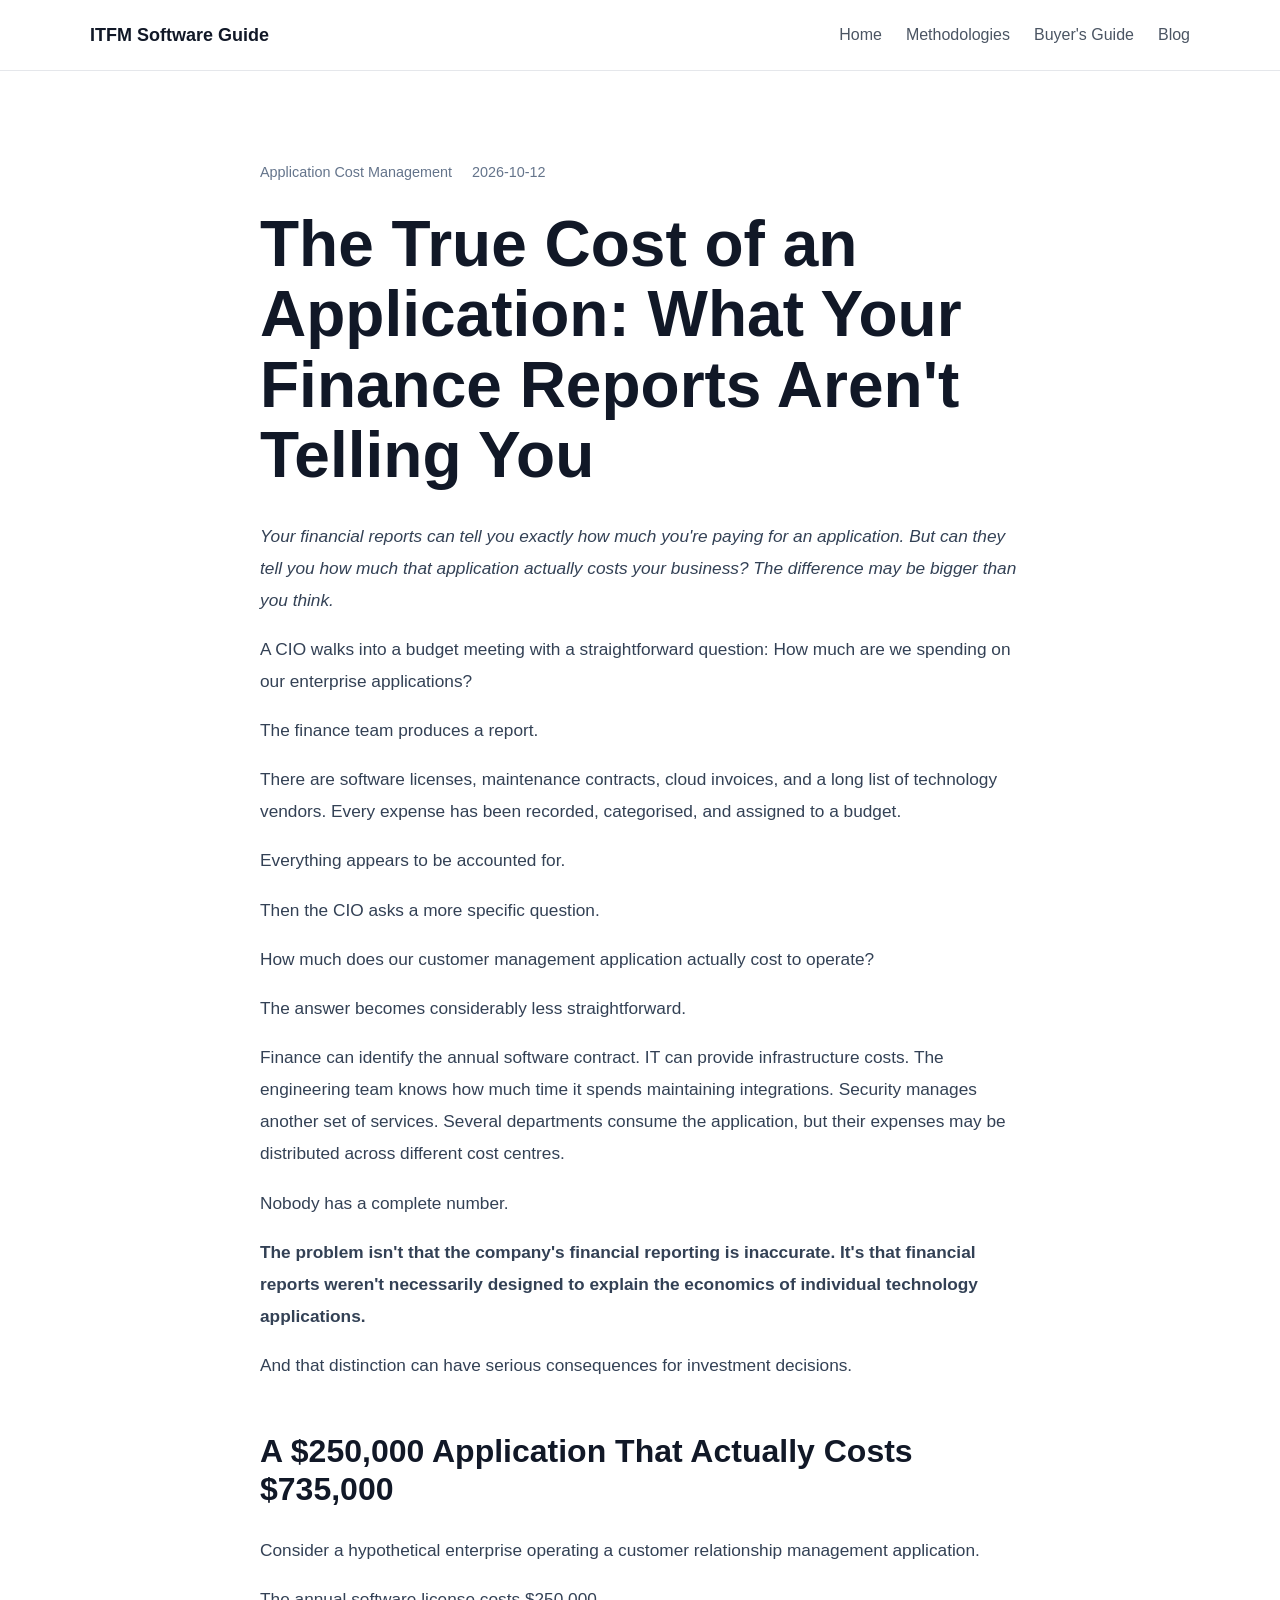
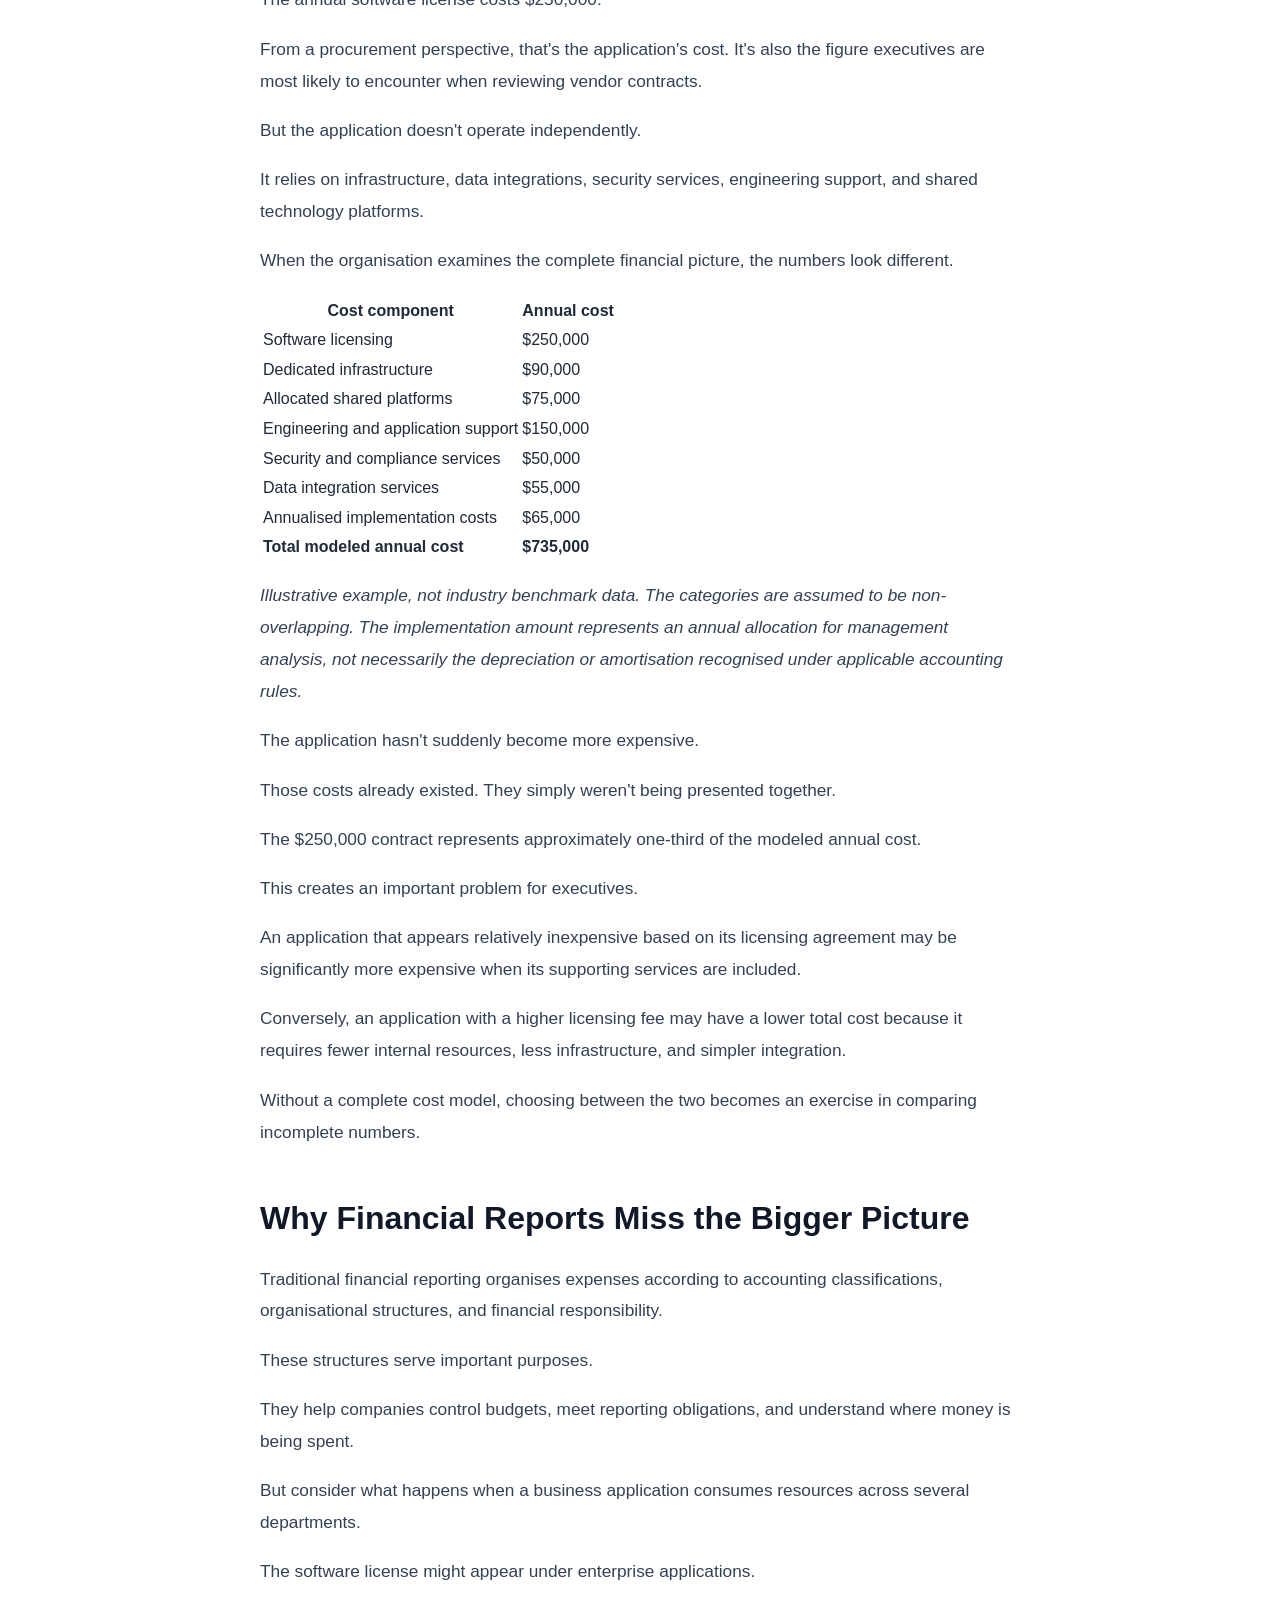
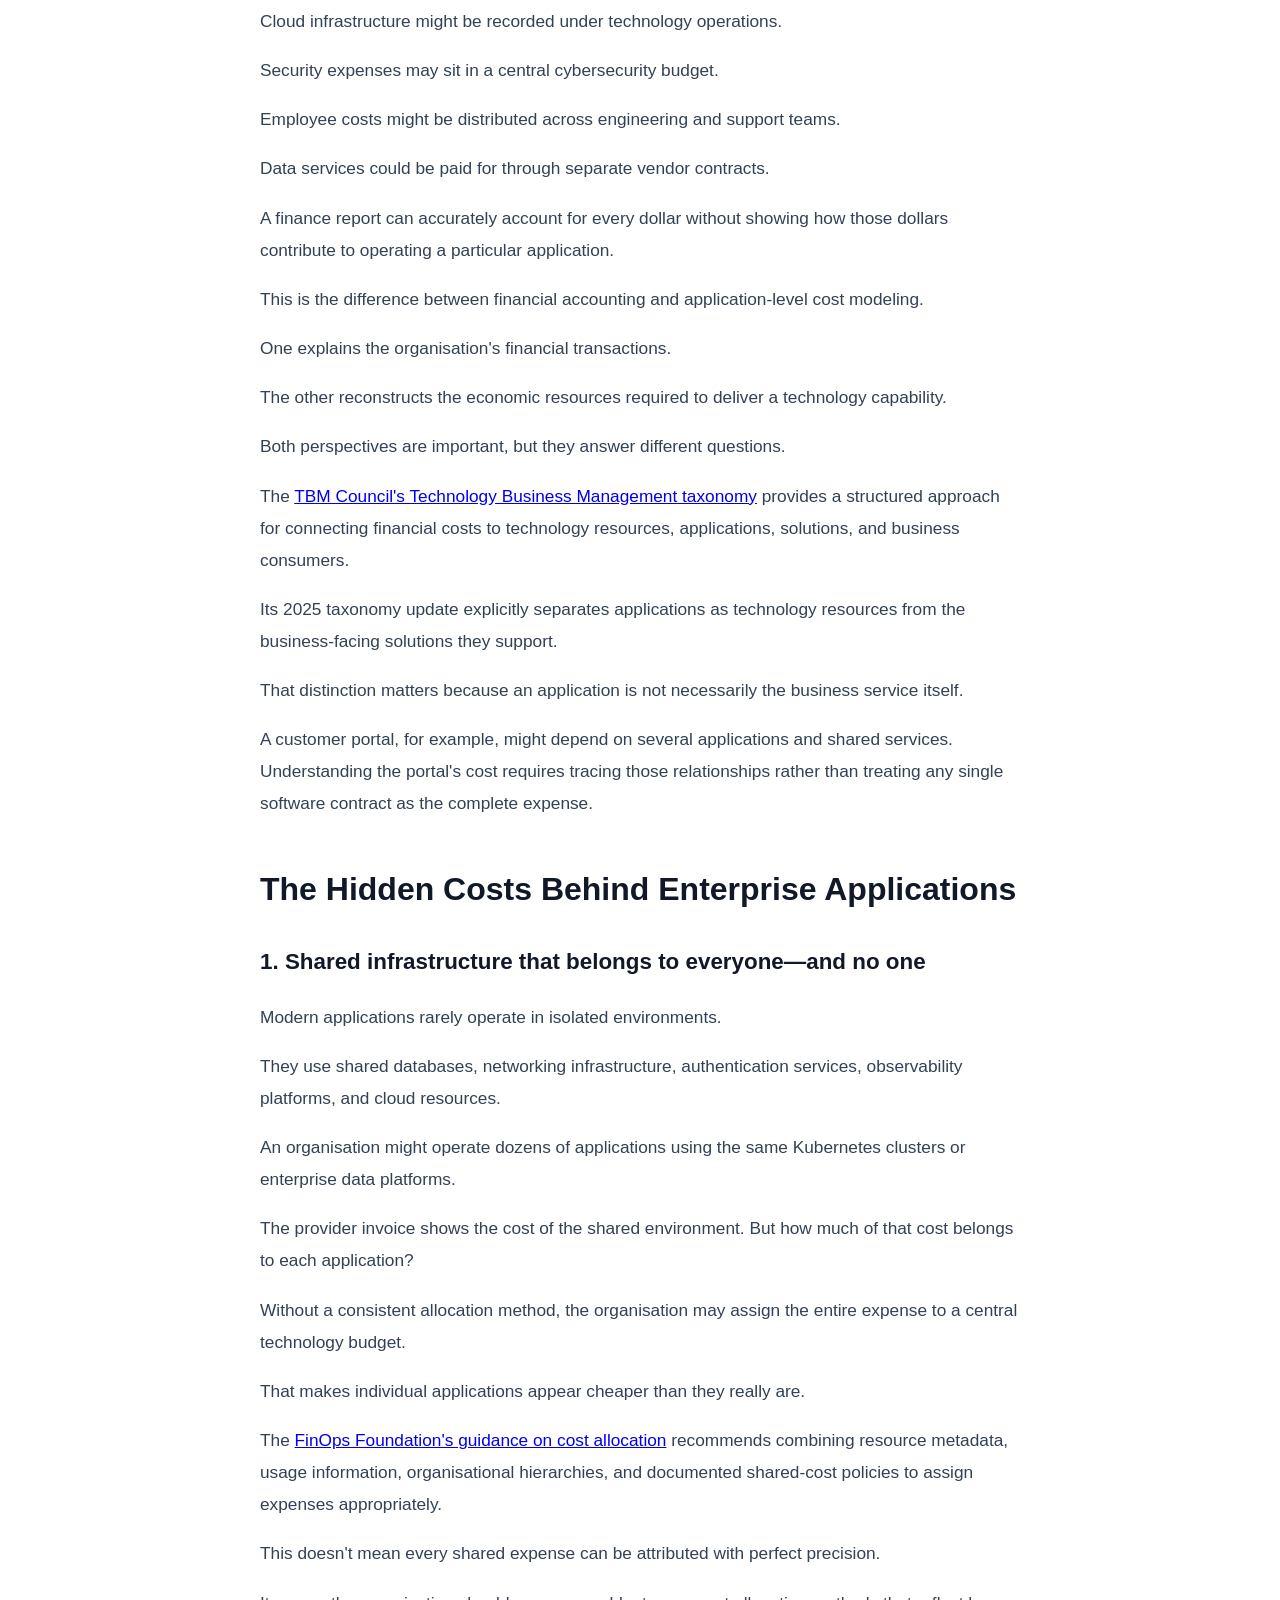
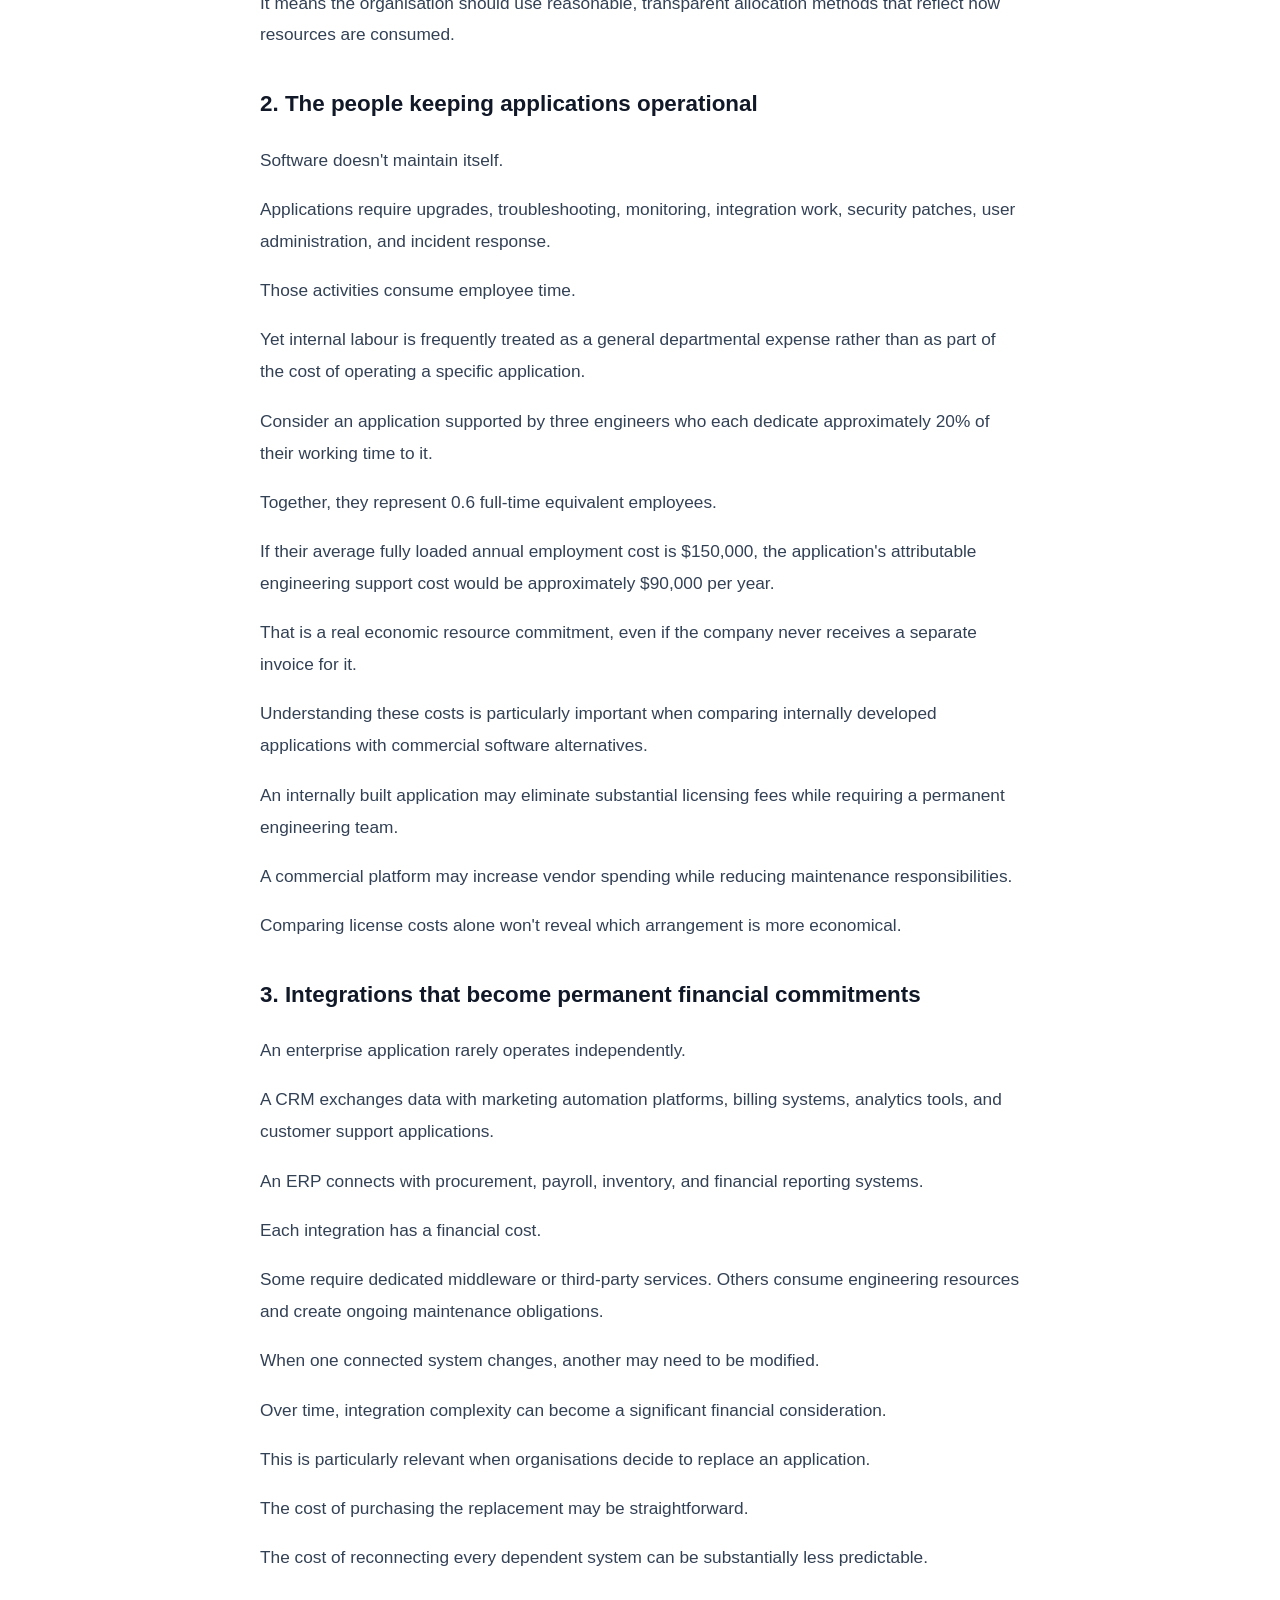
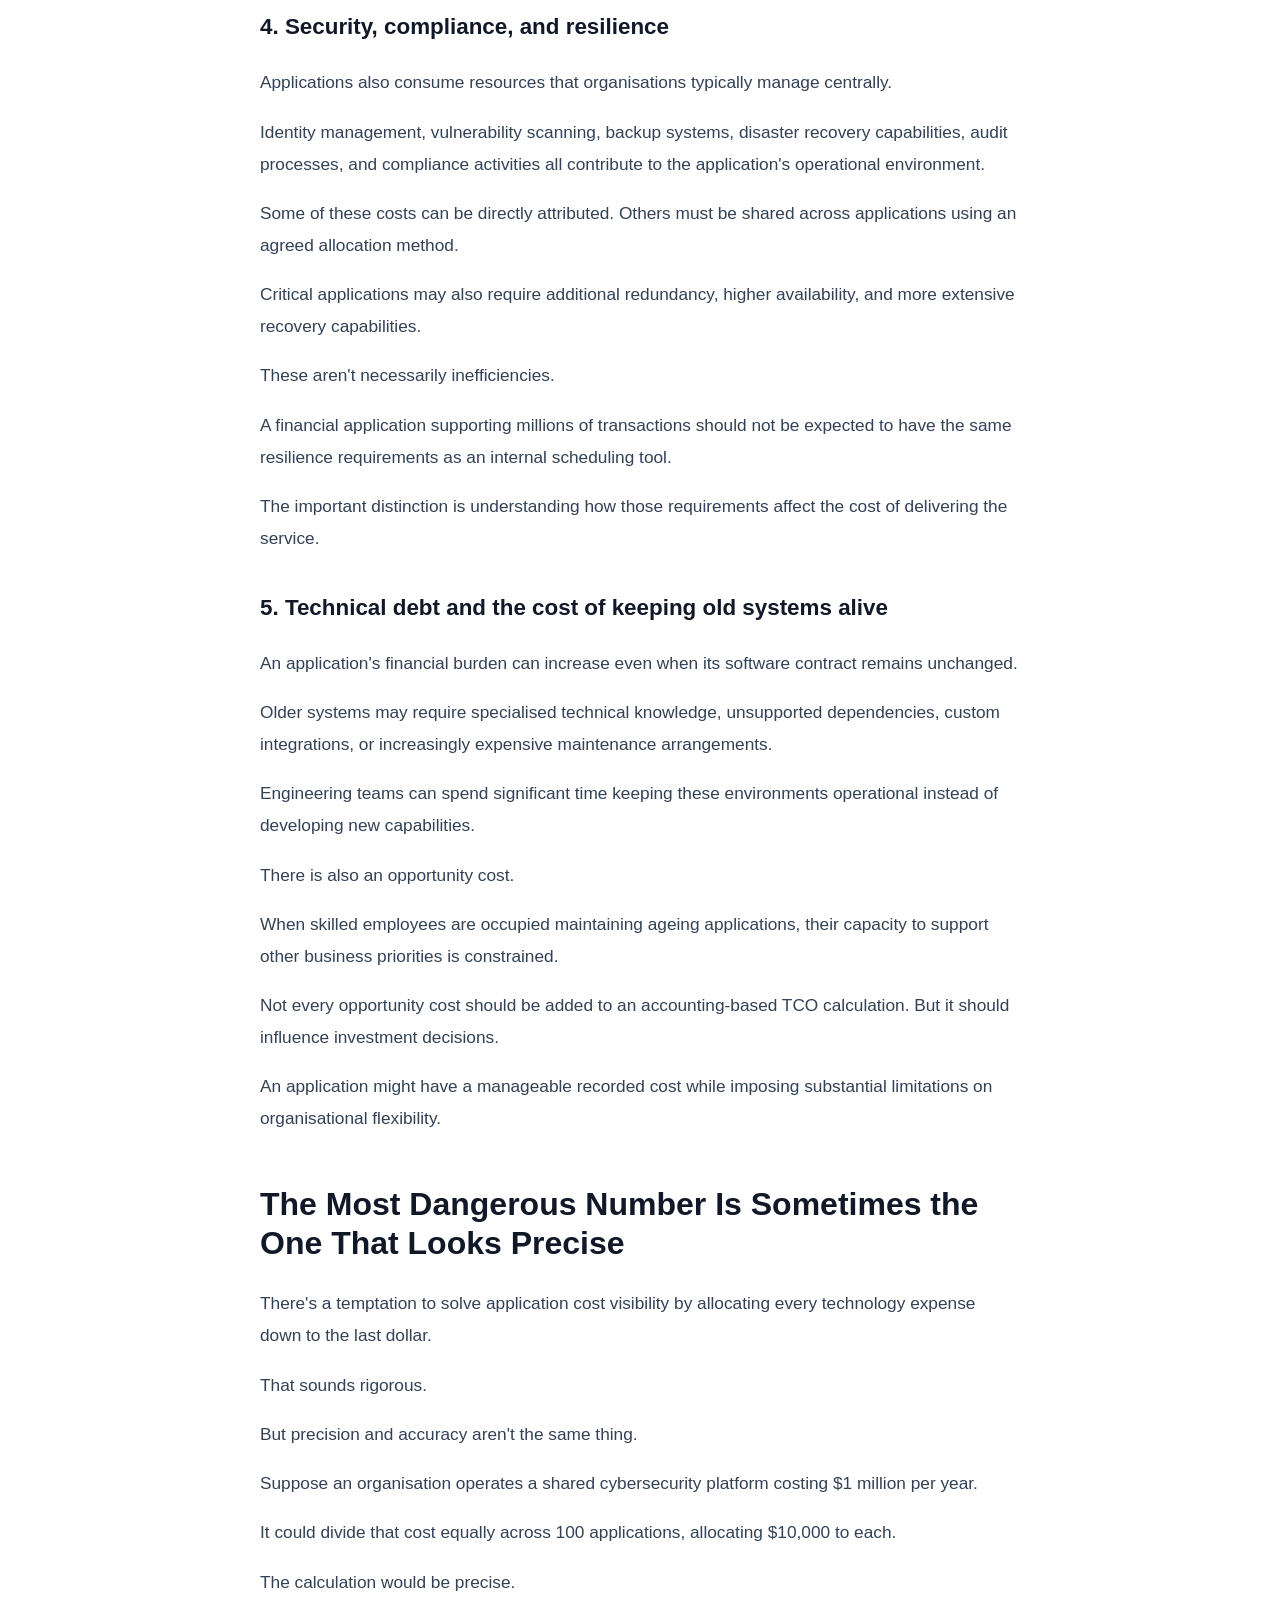
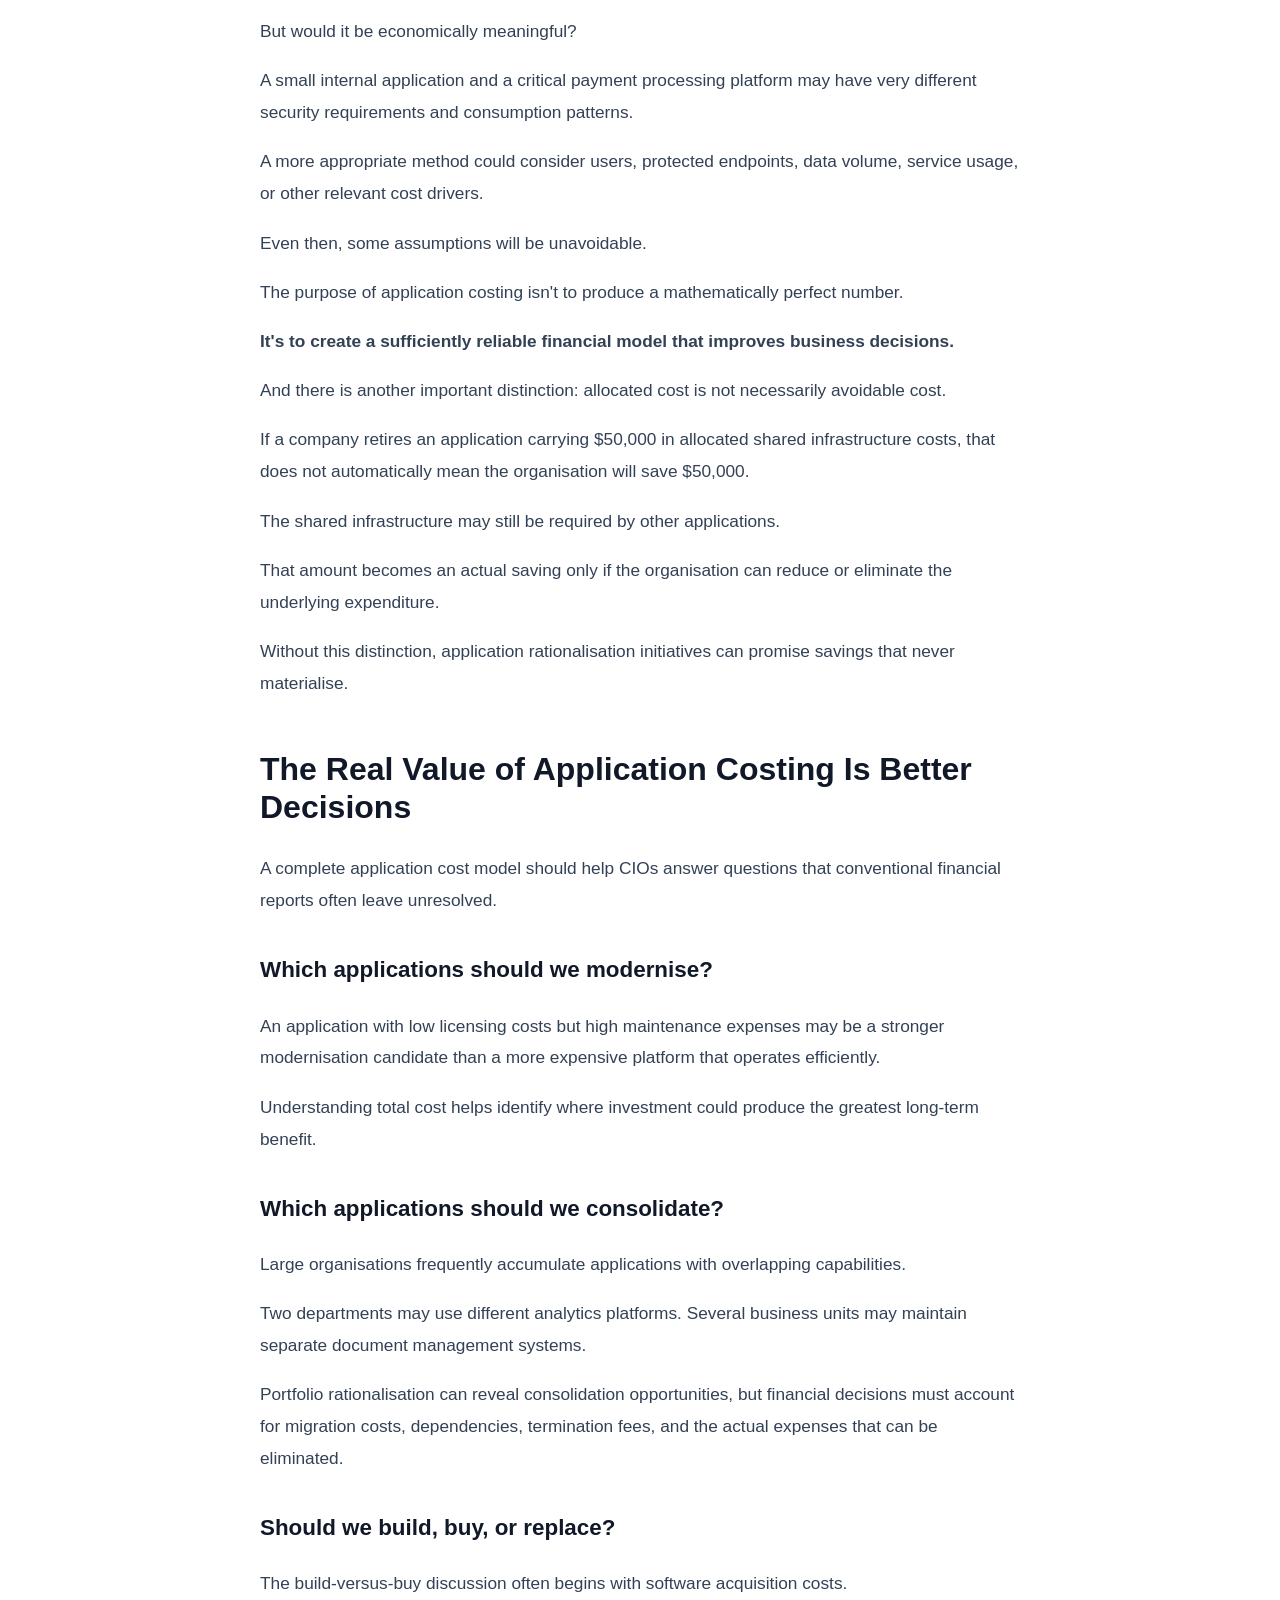
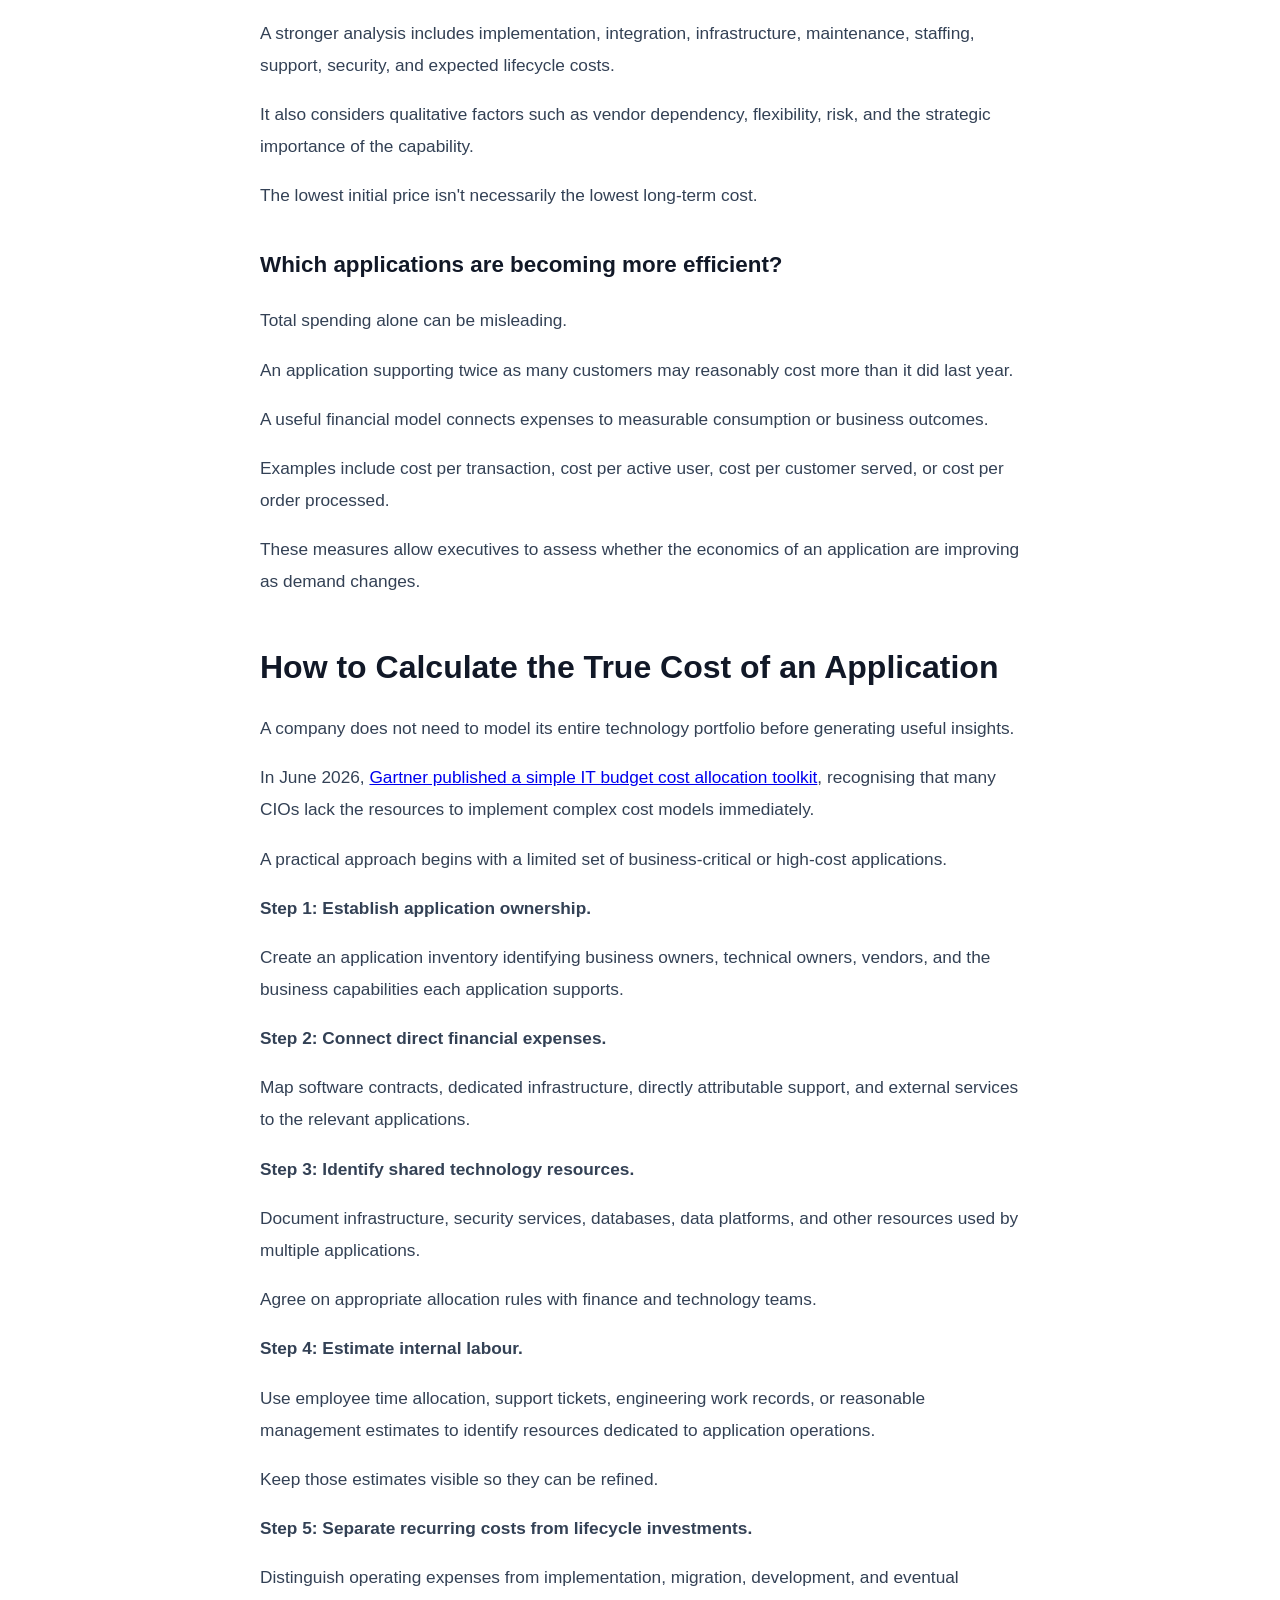
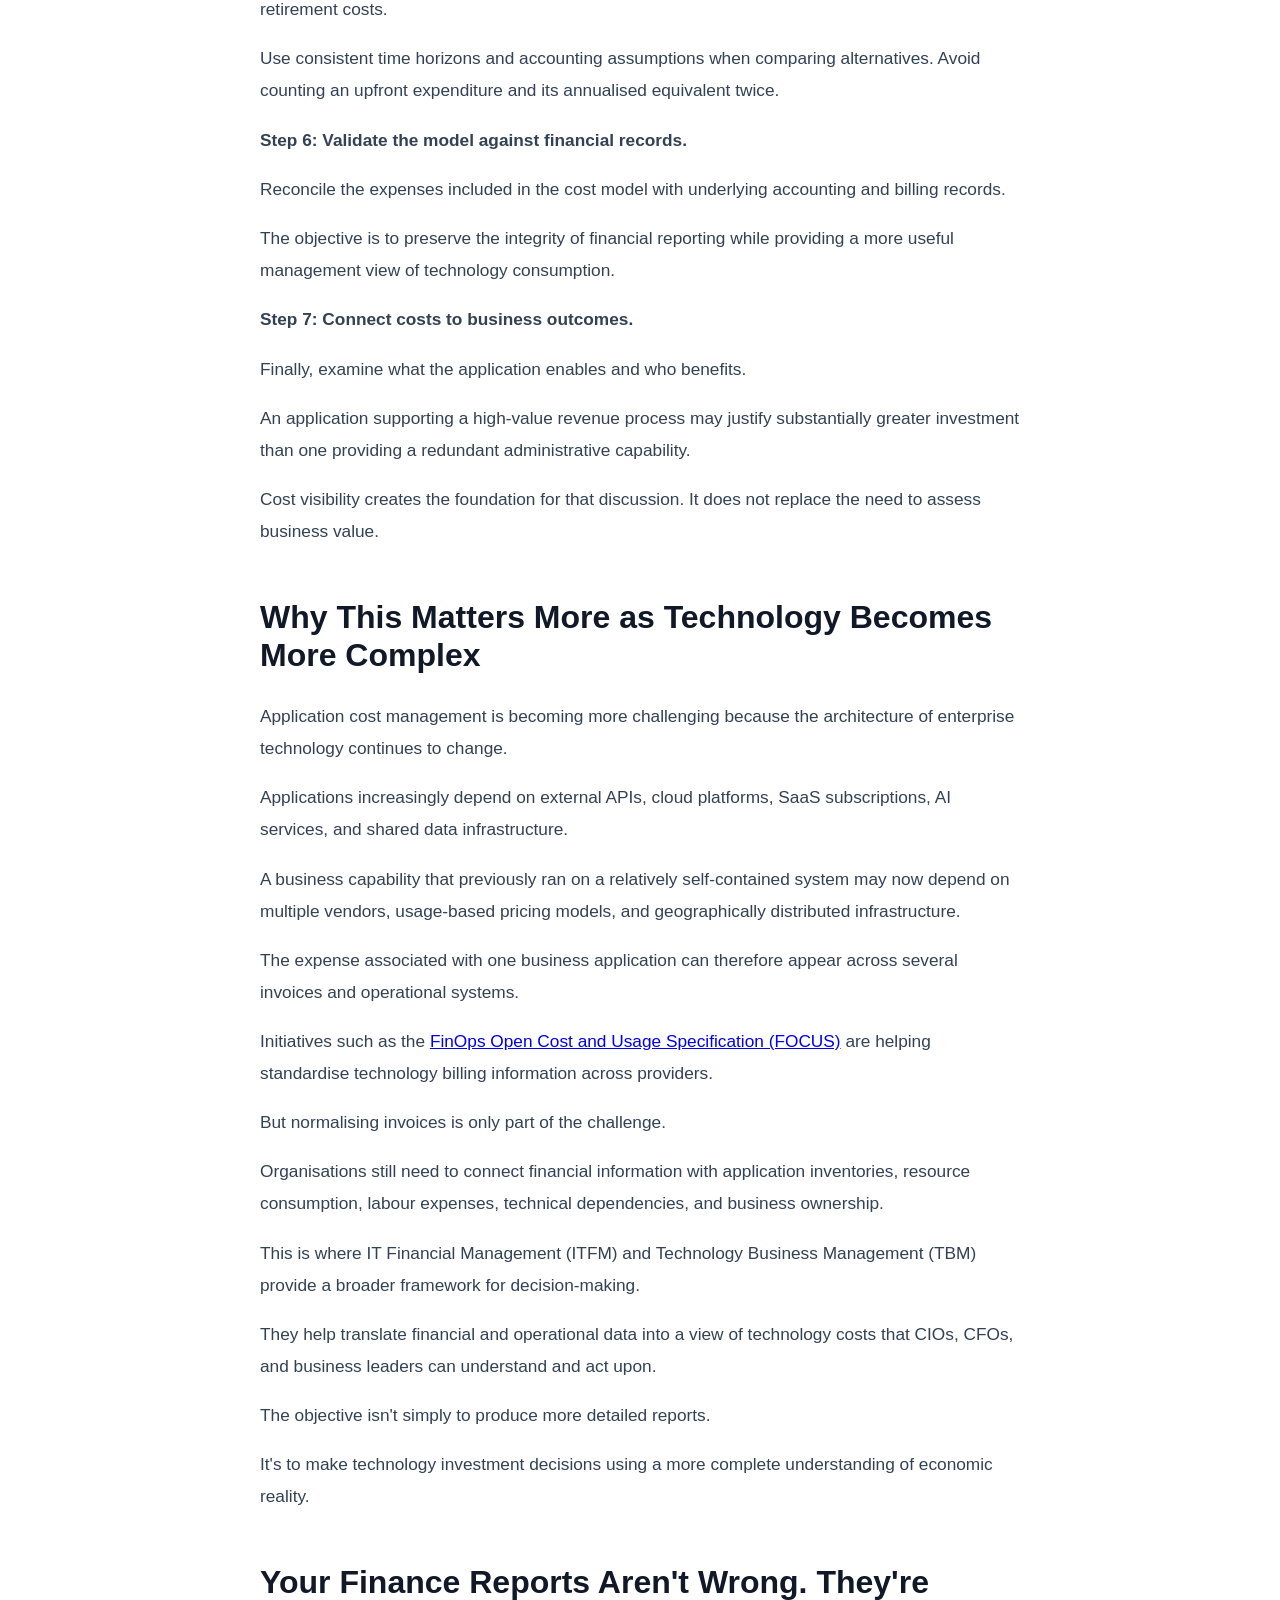
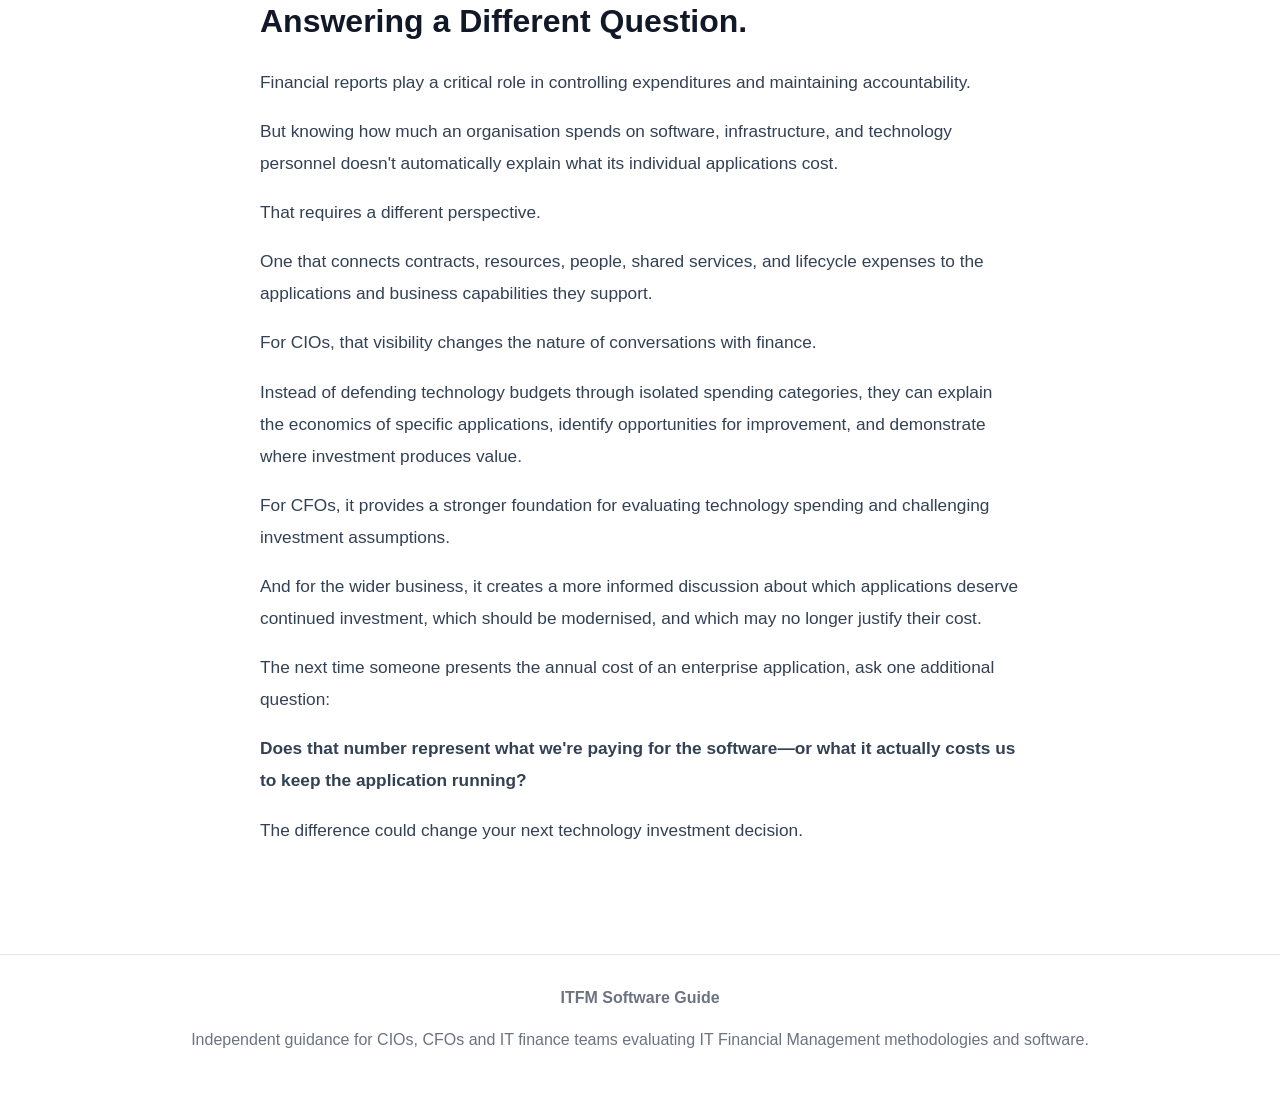
<file: blog/true-cost-of-an-application/index.html>
<!DOCTYPE html>
<html lang="en">

<head>
  <meta charset="UTF-8">
  <meta name="viewport" content="width=device-width, initial-scale=1.0">

  <title>The True Cost of an Application: What Your Finance Reports Aren't Telling You | ITFM Software Guide</title>

  <meta name="description" content="How to calculate the true cost of an enterprise application by connecting software, infrastructure, labor, shared services and lifecycle costs.">

  <link
    rel="canonical"
    href="https://itfinancialmanagementsoftware.com/blog/true-cost-of-an-application/"
  >

  <link rel="stylesheet" href="/style.css">
</head>

<body>

  <header class="site-header">
    <div class="container">

      <a class="logo" href="/">
        ITFM Software Guide
      </a>

      <nav>
        <a href="/">Home</a>
        <a href="/#methodologies">Methodologies</a>
        <a href="/#buyers-guide">Buyer's Guide</a>
        <a href="/blog/">Blog</a>
      </nav>

    </div>
  </header>


  <main>

    <article class="blog-article">

      <div class="container narrow">

        <div class="article-meta">
          <span>Application Cost Management</span>
          <span>2026-10-12</span>
        </div>

        <h1>The True Cost of an Application: What Your Finance Reports Aren't Telling You</h1>
<p><em>Your financial reports can tell you exactly how much you're paying for
an application. But can they tell you how much that application actually
costs your business? The difference may be bigger than you think.</em></p>
<p>A CIO walks into a budget meeting with a straightforward question: How
much are we spending on our enterprise applications?</p>
<p>The finance team produces a report.</p>
<p>There are software licenses, maintenance contracts, cloud invoices, and
a long list of technology vendors. Every expense has been recorded,
categorised, and assigned to a budget.</p>
<p>Everything appears to be accounted for.</p>
<p>Then the CIO asks a more specific question.</p>
<p>How much does our customer management application actually cost to
operate?</p>
<p>The answer becomes considerably less straightforward.</p>
<p>Finance can identify the annual software contract. IT can provide
infrastructure costs. The engineering team knows how much time it spends
maintaining integrations. Security manages another set of services.
Several departments consume the application, but their expenses may be
distributed across different cost centres.</p>
<p>Nobody has a complete number.</p>
<p><strong>The problem isn't that the company's financial reporting is
inaccurate. It's that financial reports weren't necessarily designed to
explain the economics of individual technology applications.</strong></p>
<p>And that distinction can have serious consequences for investment
decisions.</p>
<h2>A $250,000 Application That Actually Costs $735,000</h2>
<p>Consider a hypothetical enterprise operating a customer relationship
management application.</p>
<p>The annual software license costs $250,000.</p>
<p>From a procurement perspective, that's the application's cost. It's also
the figure executives are most likely to encounter when reviewing vendor
contracts.</p>
<p>But the application doesn't operate independently.</p>
<p>It relies on infrastructure, data integrations, security services,
engineering support, and shared technology platforms.</p>
<p>When the organisation examines the complete financial picture, the
numbers look different.</p>
<table>
<thead>
<tr>
<th><strong>Cost component</strong></th>
<th><strong>Annual cost</strong></th>
</tr>
</thead>
<tbody>
<tr>
<td>Software licensing</td>
<td>$250,000</td>
</tr>
<tr>
<td>Dedicated infrastructure</td>
<td>$90,000</td>
</tr>
<tr>
<td>Allocated shared platforms</td>
<td>$75,000</td>
</tr>
<tr>
<td>Engineering and application support</td>
<td>$150,000</td>
</tr>
<tr>
<td>Security and compliance services</td>
<td>$50,000</td>
</tr>
<tr>
<td>Data integration services</td>
<td>$55,000</td>
</tr>
<tr>
<td>Annualised implementation costs</td>
<td>$65,000</td>
</tr>
<tr>
<td><strong>Total modeled annual cost</strong></td>
<td><strong>$735,000</strong></td>
</tr>
</tbody>
</table>
<p><em>Illustrative example, not industry benchmark data. The categories are
assumed to be non-overlapping. The implementation amount represents an
annual allocation for management analysis, not necessarily the
depreciation or amortisation recognised under applicable accounting
rules.</em></p>
<p>The application hasn't suddenly become more expensive.</p>
<p>Those costs already existed. They simply weren't being presented
together.</p>
<p>The $250,000 contract represents approximately one-third of the modeled
annual cost.</p>
<p>This creates an important problem for executives.</p>
<p>An application that appears relatively inexpensive based on its
licensing agreement may be significantly more expensive when its
supporting services are included.</p>
<p>Conversely, an application with a higher licensing fee may have a lower
total cost because it requires fewer internal resources, less
infrastructure, and simpler integration.</p>
<p>Without a complete cost model, choosing between the two becomes an
exercise in comparing incomplete numbers.</p>
<h2>Why Financial Reports Miss the Bigger Picture</h2>
<p>Traditional financial reporting organises expenses according to
accounting classifications, organisational structures, and financial
responsibility.</p>
<p>These structures serve important purposes.</p>
<p>They help companies control budgets, meet reporting obligations, and
understand where money is being spent.</p>
<p>But consider what happens when a business application consumes resources
across several departments.</p>
<p>The software license might appear under enterprise applications.</p>
<p>Cloud infrastructure might be recorded under technology operations.</p>
<p>Security expenses may sit in a central cybersecurity budget.</p>
<p>Employee costs might be distributed across engineering and support
teams.</p>
<p>Data services could be paid for through separate vendor contracts.</p>
<p>A finance report can accurately account for every dollar without showing
how those dollars contribute to operating a particular application.</p>
<p>This is the difference between financial accounting and
application-level cost modeling.</p>
<p>One explains the organisation's financial transactions.</p>
<p>The other reconstructs the economic resources required to deliver a
technology capability.</p>
<p>Both perspectives are important, but they answer different questions.</p>
<p>The <a href="https://www.tbmcouncil.org/taxonomy/">TBM Council's Technology Business Management
taxonomy</a> provides a structured
approach for connecting financial costs to technology resources,
applications, solutions, and business consumers.</p>
<p>Its 2025 taxonomy update explicitly separates applications as technology
resources from the business-facing solutions they support.</p>
<p>That distinction matters because an application is not necessarily the
business service itself.</p>
<p>A customer portal, for example, might depend on several applications and
shared services. Understanding the portal's cost requires tracing those
relationships rather than treating any single software contract as the
complete expense.</p>
<h2>The Hidden Costs Behind Enterprise Applications</h2>
<h3>1. Shared infrastructure that belongs to everyone—and no one</h3>
<p>Modern applications rarely operate in isolated environments.</p>
<p>They use shared databases, networking infrastructure, authentication
services, observability platforms, and cloud resources.</p>
<p>An organisation might operate dozens of applications using the same
Kubernetes clusters or enterprise data platforms.</p>
<p>The provider invoice shows the cost of the shared environment. But how
much of that cost belongs to each application?</p>
<p>Without a consistent allocation method, the organisation may assign the
entire expense to a central technology budget.</p>
<p>That makes individual applications appear cheaper than they really are.</p>
<p>The <a href="https://www.finops.org/framework/capabilities/allocation/">FinOps Foundation's guidance on cost
allocation</a>
recommends combining resource metadata, usage information,
organisational hierarchies, and documented shared-cost policies to
assign expenses appropriately.</p>
<p>This doesn't mean every shared expense can be attributed with perfect
precision.</p>
<p>It means the organisation should use reasonable, transparent allocation
methods that reflect how resources are consumed.</p>
<h3>2. The people keeping applications operational</h3>
<p>Software doesn't maintain itself.</p>
<p>Applications require upgrades, troubleshooting, monitoring, integration
work, security patches, user administration, and incident response.</p>
<p>Those activities consume employee time.</p>
<p>Yet internal labour is frequently treated as a general departmental
expense rather than as part of the cost of operating a specific
application.</p>
<p>Consider an application supported by three engineers who each dedicate
approximately 20% of their working time to it.</p>
<p>Together, they represent 0.6 full-time equivalent employees.</p>
<p>If their average fully loaded annual employment cost is $150,000, the
application's attributable engineering support cost would be
approximately $90,000 per year.</p>
<p>That is a real economic resource commitment, even if the company never
receives a separate invoice for it.</p>
<p>Understanding these costs is particularly important when comparing
internally developed applications with commercial software alternatives.</p>
<p>An internally built application may eliminate substantial licensing fees
while requiring a permanent engineering team.</p>
<p>A commercial platform may increase vendor spending while reducing
maintenance responsibilities.</p>
<p>Comparing license costs alone won't reveal which arrangement is more
economical.</p>
<h3>3. Integrations that become permanent financial commitments</h3>
<p>An enterprise application rarely operates independently.</p>
<p>A CRM exchanges data with marketing automation platforms, billing
systems, analytics tools, and customer support applications.</p>
<p>An ERP connects with procurement, payroll, inventory, and financial
reporting systems.</p>
<p>Each integration has a financial cost.</p>
<p>Some require dedicated middleware or third-party services. Others
consume engineering resources and create ongoing maintenance
obligations.</p>
<p>When one connected system changes, another may need to be modified.</p>
<p>Over time, integration complexity can become a significant financial
consideration.</p>
<p>This is particularly relevant when organisations decide to replace an
application.</p>
<p>The cost of purchasing the replacement may be straightforward.</p>
<p>The cost of reconnecting every dependent system can be substantially
less predictable.</p>
<h3>4. Security, compliance, and resilience</h3>
<p>Applications also consume resources that organisations typically manage
centrally.</p>
<p>Identity management, vulnerability scanning, backup systems, disaster
recovery capabilities, audit processes, and compliance activities all
contribute to the application's operational environment.</p>
<p>Some of these costs can be directly attributed. Others must be shared
across applications using an agreed allocation method.</p>
<p>Critical applications may also require additional redundancy, higher
availability, and more extensive recovery capabilities.</p>
<p>These aren't necessarily inefficiencies.</p>
<p>A financial application supporting millions of transactions should not
be expected to have the same resilience requirements as an internal
scheduling tool.</p>
<p>The important distinction is understanding how those requirements affect
the cost of delivering the service.</p>
<h3>5. Technical debt and the cost of keeping old systems alive</h3>
<p>An application's financial burden can increase even when its software
contract remains unchanged.</p>
<p>Older systems may require specialised technical knowledge, unsupported
dependencies, custom integrations, or increasingly expensive maintenance
arrangements.</p>
<p>Engineering teams can spend significant time keeping these environments
operational instead of developing new capabilities.</p>
<p>There is also an opportunity cost.</p>
<p>When skilled employees are occupied maintaining ageing applications,
their capacity to support other business priorities is constrained.</p>
<p>Not every opportunity cost should be added to an accounting-based TCO
calculation. But it should influence investment decisions.</p>
<p>An application might have a manageable recorded cost while imposing
substantial limitations on organisational flexibility.</p>
<h2>The Most Dangerous Number Is Sometimes the One That Looks Precise</h2>
<p>There's a temptation to solve application cost visibility by allocating
every technology expense down to the last dollar.</p>
<p>That sounds rigorous.</p>
<p>But precision and accuracy aren't the same thing.</p>
<p>Suppose an organisation operates a shared cybersecurity platform costing
$1 million per year.</p>
<p>It could divide that cost equally across 100 applications, allocating
$10,000 to each.</p>
<p>The calculation would be precise.</p>
<p>But would it be economically meaningful?</p>
<p>A small internal application and a critical payment processing platform
may have very different security requirements and consumption patterns.</p>
<p>A more appropriate method could consider users, protected endpoints,
data volume, service usage, or other relevant cost drivers.</p>
<p>Even then, some assumptions will be unavoidable.</p>
<p>The purpose of application costing isn't to produce a mathematically
perfect number.</p>
<p><strong>It's to create a sufficiently reliable financial model that improves
business decisions.</strong></p>
<p>And there is another important distinction: allocated cost is not
necessarily avoidable cost.</p>
<p>If a company retires an application carrying $50,000 in allocated
shared infrastructure costs, that does not automatically mean the
organisation will save $50,000.</p>
<p>The shared infrastructure may still be required by other applications.</p>
<p>That amount becomes an actual saving only if the organisation can reduce
or eliminate the underlying expenditure.</p>
<p>Without this distinction, application rationalisation initiatives can
promise savings that never materialise.</p>
<h2>The Real Value of Application Costing Is Better Decisions</h2>
<p>A complete application cost model should help CIOs answer questions that
conventional financial reports often leave unresolved.</p>
<h3>Which applications should we modernise?</h3>
<p>An application with low licensing costs but high maintenance expenses
may be a stronger modernisation candidate than a more expensive platform
that operates efficiently.</p>
<p>Understanding total cost helps identify where investment could produce
the greatest long-term benefit.</p>
<h3>Which applications should we consolidate?</h3>
<p>Large organisations frequently accumulate applications with overlapping
capabilities.</p>
<p>Two departments may use different analytics platforms. Several business
units may maintain separate document management systems.</p>
<p>Portfolio rationalisation can reveal consolidation opportunities, but
financial decisions must account for migration costs, dependencies,
termination fees, and the actual expenses that can be eliminated.</p>
<h3>Should we build, buy, or replace?</h3>
<p>The build-versus-buy discussion often begins with software acquisition
costs.</p>
<p>A stronger analysis includes implementation, integration,
infrastructure, maintenance, staffing, support, security, and expected
lifecycle costs.</p>
<p>It also considers qualitative factors such as vendor dependency,
flexibility, risk, and the strategic importance of the capability.</p>
<p>The lowest initial price isn't necessarily the lowest long-term cost.</p>
<h3>Which applications are becoming more efficient?</h3>
<p>Total spending alone can be misleading.</p>
<p>An application supporting twice as many customers may reasonably cost
more than it did last year.</p>
<p>A useful financial model connects expenses to measurable consumption or
business outcomes.</p>
<p>Examples include cost per transaction, cost per active user, cost per
customer served, or cost per order processed.</p>
<p>These measures allow executives to assess whether the economics of an
application are improving as demand changes.</p>
<h2>How to Calculate the True Cost of an Application</h2>
<p>A company does not need to model its entire technology portfolio before
generating useful insights.</p>
<p>In June 2026, <a href="https://www.gartner.com/en/documents/8019069">Gartner published a simple IT budget cost allocation
toolkit</a>, recognising that
many CIOs lack the resources to implement complex cost models
immediately.</p>
<p>A practical approach begins with a limited set of business-critical or
high-cost applications.</p>
<p><strong>Step 1: Establish application ownership.</strong></p>
<p>Create an application inventory identifying business owners, technical
owners, vendors, and the business capabilities each application
supports.</p>
<p><strong>Step 2: Connect direct financial expenses.</strong></p>
<p>Map software contracts, dedicated infrastructure, directly attributable
support, and external services to the relevant applications.</p>
<p><strong>Step 3: Identify shared technology resources.</strong></p>
<p>Document infrastructure, security services, databases, data platforms,
and other resources used by multiple applications.</p>
<p>Agree on appropriate allocation rules with finance and technology teams.</p>
<p><strong>Step 4: Estimate internal labour.</strong></p>
<p>Use employee time allocation, support tickets, engineering work records,
or reasonable management estimates to identify resources dedicated to
application operations.</p>
<p>Keep those estimates visible so they can be refined.</p>
<p><strong>Step 5: Separate recurring costs from lifecycle investments.</strong></p>
<p>Distinguish operating expenses from implementation, migration,
development, and eventual retirement costs.</p>
<p>Use consistent time horizons and accounting assumptions when comparing
alternatives. Avoid counting an upfront expenditure and its annualised
equivalent twice.</p>
<p><strong>Step 6: Validate the model against financial records.</strong></p>
<p>Reconcile the expenses included in the cost model with underlying
accounting and billing records.</p>
<p>The objective is to preserve the integrity of financial reporting while
providing a more useful management view of technology consumption.</p>
<p><strong>Step 7: Connect costs to business outcomes.</strong></p>
<p>Finally, examine what the application enables and who benefits.</p>
<p>An application supporting a high-value revenue process may justify
substantially greater investment than one providing a redundant
administrative capability.</p>
<p>Cost visibility creates the foundation for that discussion. It does not
replace the need to assess business value.</p>
<h2>Why This Matters More as Technology Becomes More Complex</h2>
<p>Application cost management is becoming more challenging because the
architecture of enterprise technology continues to change.</p>
<p>Applications increasingly depend on external APIs, cloud platforms, SaaS
subscriptions, AI services, and shared data infrastructure.</p>
<p>A business capability that previously ran on a relatively self-contained
system may now depend on multiple vendors, usage-based pricing models,
and geographically distributed infrastructure.</p>
<p>The expense associated with one business application can therefore
appear across several invoices and operational systems.</p>
<p>Initiatives such as the <a href="https://focus.finops.org/what-is-focus/">FinOps Open Cost and Usage Specification
(FOCUS)</a> are helping
standardise technology billing information across providers.</p>
<p>But normalising invoices is only part of the challenge.</p>
<p>Organisations still need to connect financial information with
application inventories, resource consumption, labour expenses,
technical dependencies, and business ownership.</p>
<p>This is where IT Financial Management (ITFM) and Technology Business
Management (TBM) provide a broader framework for decision-making.</p>
<p>They help translate financial and operational data into a view of
technology costs that CIOs, CFOs, and business leaders can understand
and act upon.</p>
<p>The objective isn't simply to produce more detailed reports.</p>
<p>It's to make technology investment decisions using a more complete
understanding of economic reality.</p>
<h2>Your Finance Reports Aren't Wrong. They're Answering a Different Question.</h2>
<p>Financial reports play a critical role in controlling expenditures and
maintaining accountability.</p>
<p>But knowing how much an organisation spends on software, infrastructure,
and technology personnel doesn't automatically explain what its
individual applications cost.</p>
<p>That requires a different perspective.</p>
<p>One that connects contracts, resources, people, shared services, and
lifecycle expenses to the applications and business capabilities they
support.</p>
<p>For CIOs, that visibility changes the nature of conversations with
finance.</p>
<p>Instead of defending technology budgets through isolated spending
categories, they can explain the economics of specific applications,
identify opportunities for improvement, and demonstrate where investment
produces value.</p>
<p>For CFOs, it provides a stronger foundation for evaluating technology
spending and challenging investment assumptions.</p>
<p>And for the wider business, it creates a more informed discussion about
which applications deserve continued investment, which should be
modernised, and which may no longer justify their cost.</p>
<p>The next time someone presents the annual cost of an enterprise
application, ask one additional question:</p>
<p><strong>Does that number represent what we're paying for the software—or what
it actually costs us to keep the application running?</strong></p>
<p>The difference could change your next technology investment decision.</p>

      </div>

    </article>

  </main>


  <footer class="site-footer">

    <div class="container">

      <strong>ITFM Software Guide</strong>

      <p>
        Independent guidance for CIOs, CFOs and IT finance teams
        evaluating IT Financial Management methodologies and software.
      </p>

    </div>

  </footer>

</body>
</html>
</file>
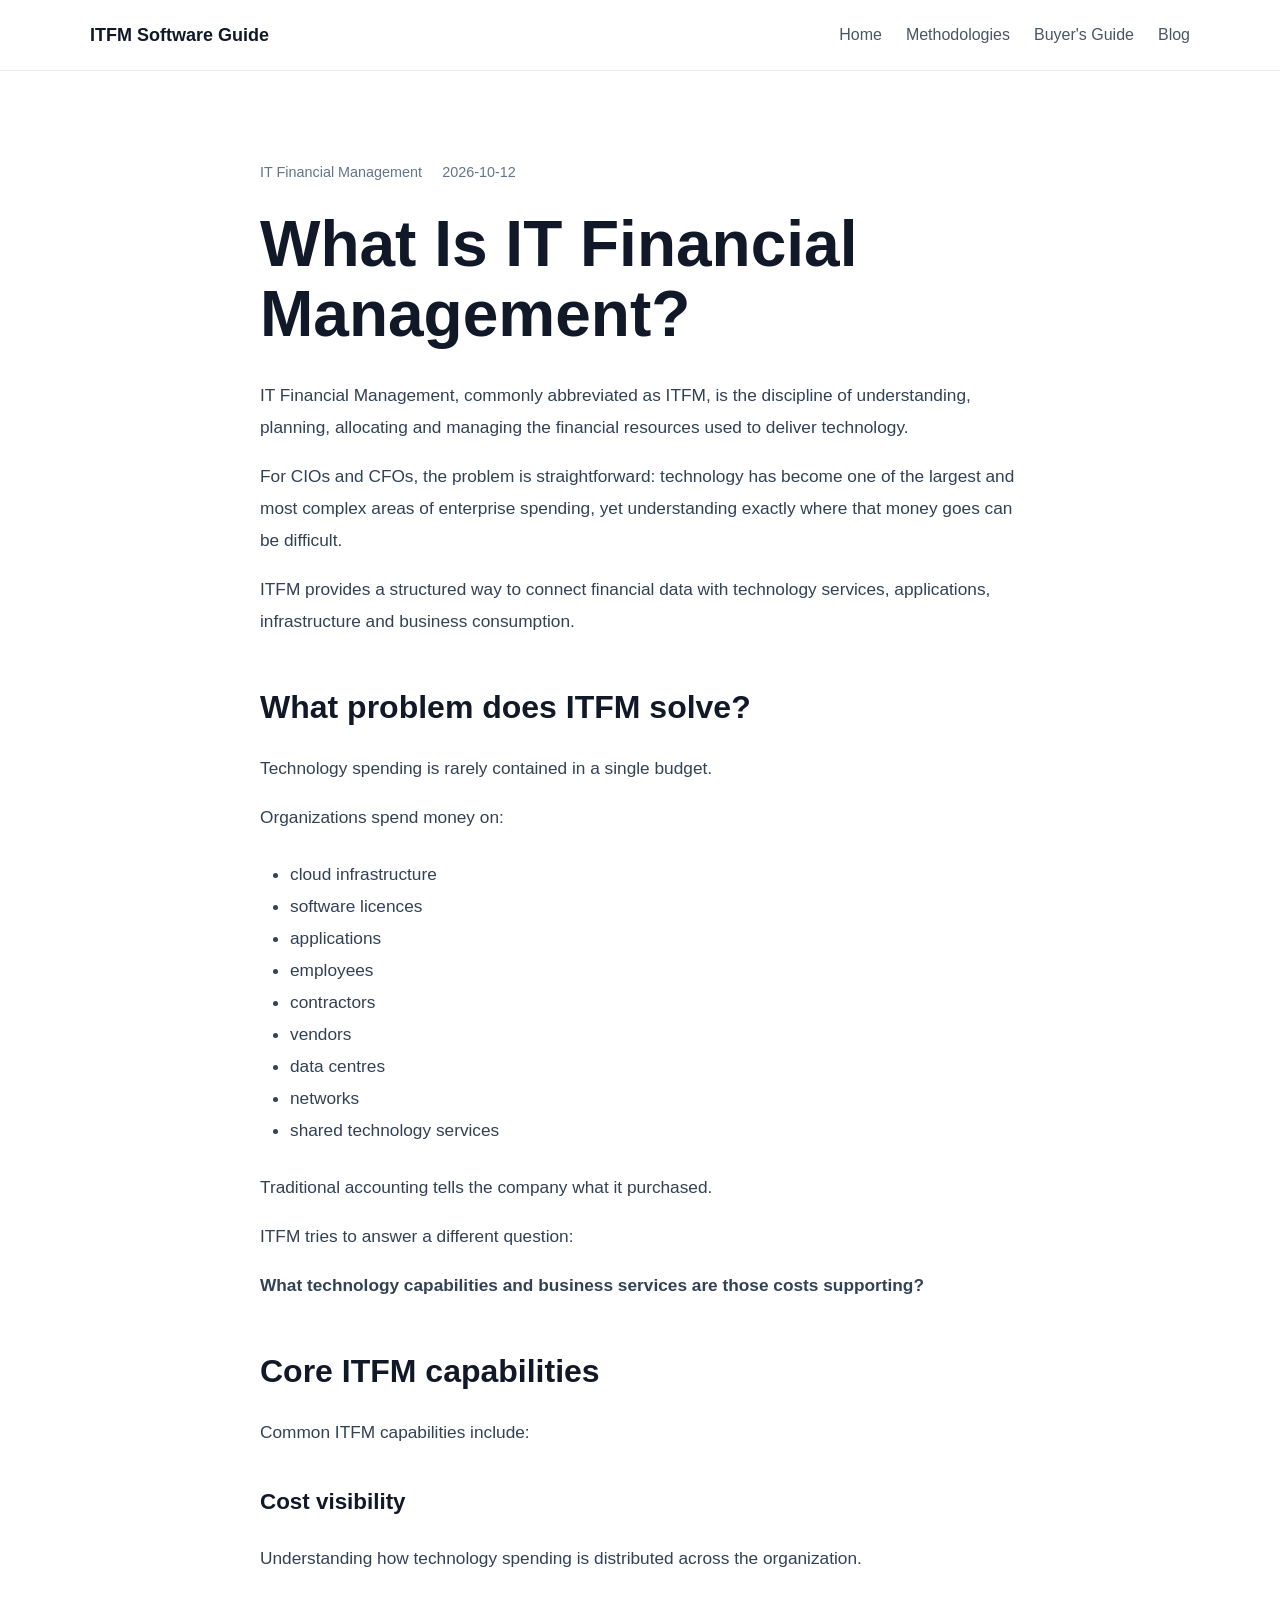
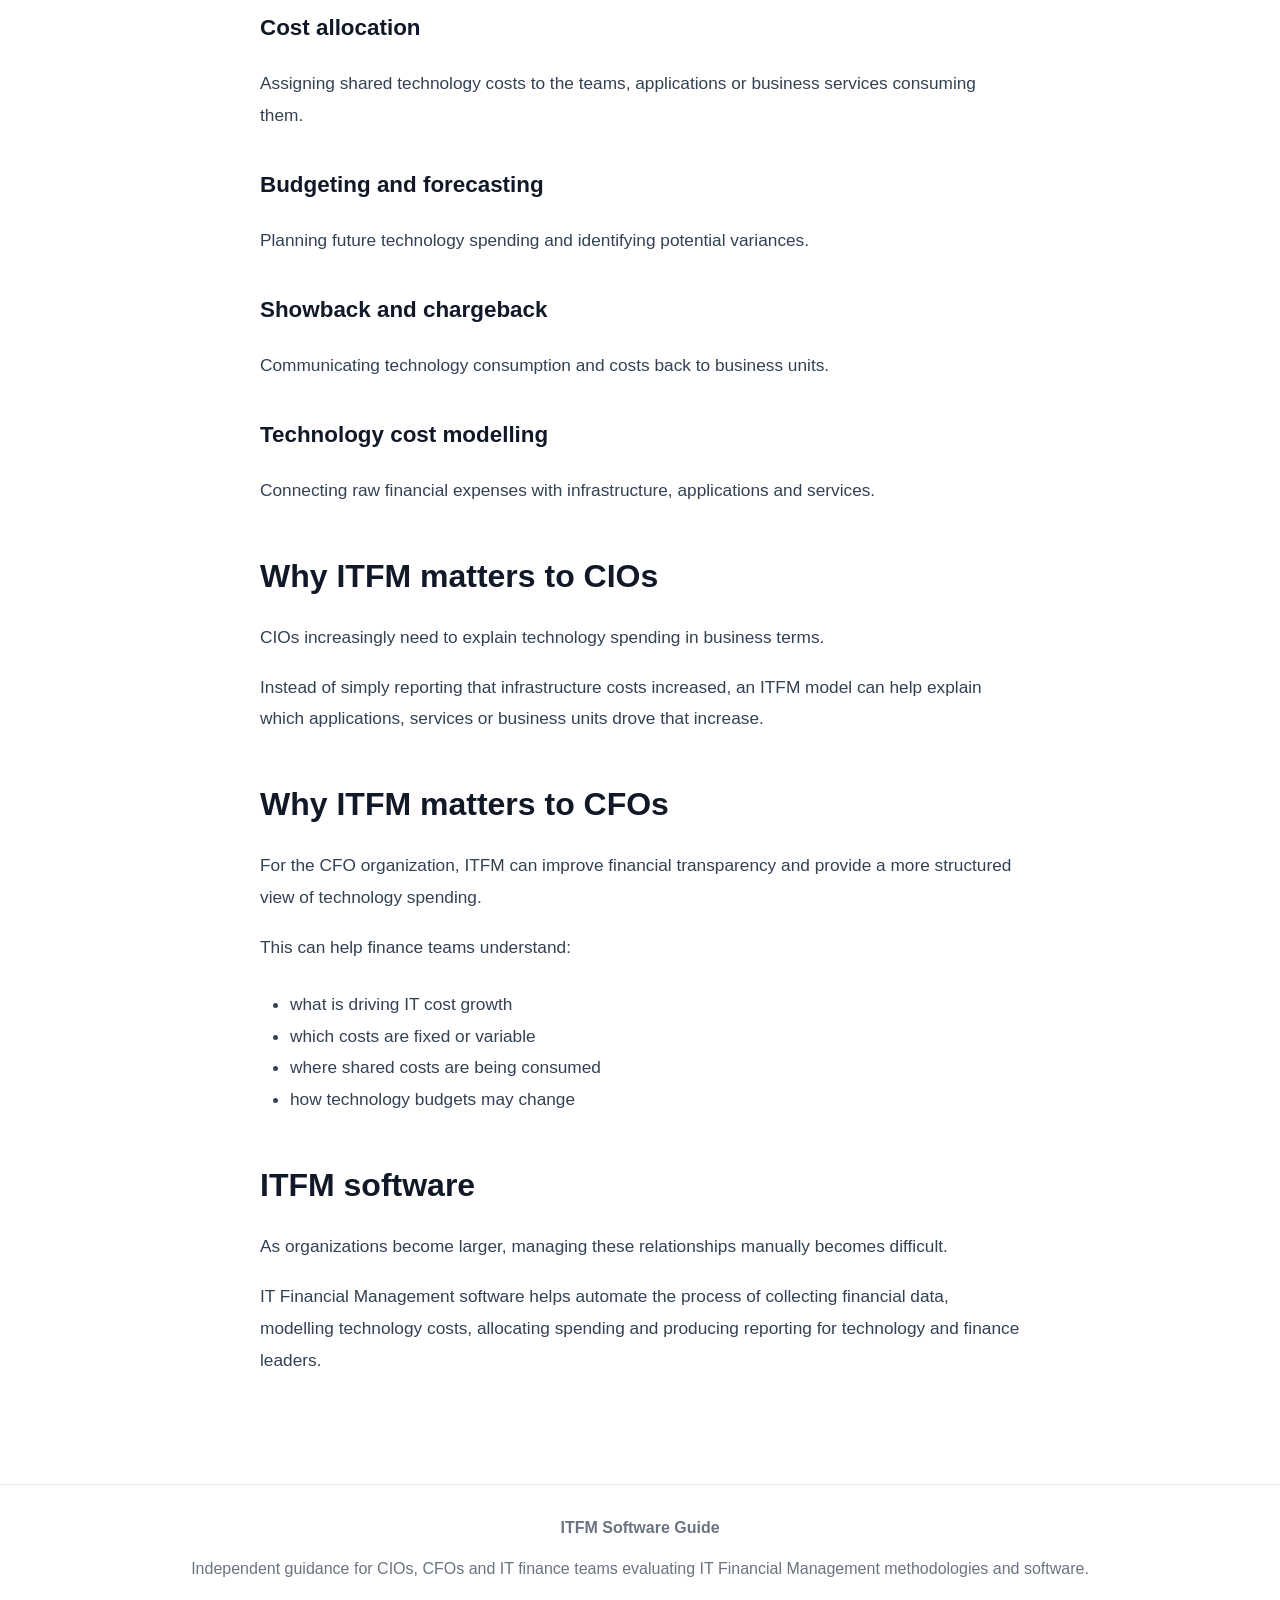
<file: blog/what-is-it-financial-management/index.html>
<!DOCTYPE html>
<html lang="en">

<head>
  <meta charset="UTF-8">
  <meta name="viewport" content="width=device-width, initial-scale=1.0">

  <title>What Is IT Financial Management? | ITFM Software Guide</title>

  <meta name="description" content="Learn what IT Financial Management is, how ITFM works, and why CIOs and CFOs use it to understand and manage technology costs.">

  <link
    rel="canonical"
    href="https://itfinancialmanagementsoftware.com/blog/what-is-it-financial-management/"
  >

  <link rel="stylesheet" href="/style.css">
</head>

<body>

  <header class="site-header">
    <div class="container">

      <a class="logo" href="/">
        ITFM Software Guide
      </a>

      <nav>
        <a href="/">Home</a>
        <a href="/#methodologies">Methodologies</a>
        <a href="/#buyers-guide">Buyer's Guide</a>
        <a href="/blog/">Blog</a>
      </nav>

    </div>
  </header>


  <main>

    <article class="blog-article">

      <div class="container narrow">

        <div class="article-meta">
          <span>IT Financial Management</span>
          <span>2026-10-12</span>
        </div>

        <h1>What Is IT Financial Management?</h1>
<p>IT Financial Management, commonly abbreviated as ITFM, is the discipline of understanding, planning, allocating and managing the financial resources used to deliver technology.</p>
<p>For CIOs and CFOs, the problem is straightforward: technology has become one of the largest and most complex areas of enterprise spending, yet understanding exactly where that money goes can be difficult.</p>
<p>ITFM provides a structured way to connect financial data with technology services, applications, infrastructure and business consumption.</p>
<h2>What problem does ITFM solve?</h2>
<p>Technology spending is rarely contained in a single budget.</p>
<p>Organizations spend money on:</p>
<ul>
<li>cloud infrastructure</li>
<li>software licences</li>
<li>applications</li>
<li>employees</li>
<li>contractors</li>
<li>vendors</li>
<li>data centres</li>
<li>networks</li>
<li>shared technology services</li>
</ul>
<p>Traditional accounting tells the company what it purchased.</p>
<p>ITFM tries to answer a different question:</p>
<p><strong>What technology capabilities and business services are those costs supporting?</strong></p>
<h2>Core ITFM capabilities</h2>
<p>Common ITFM capabilities include:</p>
<h3>Cost visibility</h3>
<p>Understanding how technology spending is distributed across the organization.</p>
<h3>Cost allocation</h3>
<p>Assigning shared technology costs to the teams, applications or business services consuming them.</p>
<h3>Budgeting and forecasting</h3>
<p>Planning future technology spending and identifying potential variances.</p>
<h3>Showback and chargeback</h3>
<p>Communicating technology consumption and costs back to business units.</p>
<h3>Technology cost modelling</h3>
<p>Connecting raw financial expenses with infrastructure, applications and services.</p>
<h2>Why ITFM matters to CIOs</h2>
<p>CIOs increasingly need to explain technology spending in business terms.</p>
<p>Instead of simply reporting that infrastructure costs increased, an ITFM model can help explain which applications, services or business units drove that increase.</p>
<h2>Why ITFM matters to CFOs</h2>
<p>For the CFO organization, ITFM can improve financial transparency and provide a more structured view of technology spending.</p>
<p>This can help finance teams understand:</p>
<ul>
<li>what is driving IT cost growth</li>
<li>which costs are fixed or variable</li>
<li>where shared costs are being consumed</li>
<li>how technology budgets may change</li>
</ul>
<h2>ITFM software</h2>
<p>As organizations become larger, managing these relationships manually becomes difficult.</p>
<p>IT Financial Management software helps automate the process of collecting financial data, modelling technology costs, allocating spending and producing reporting for technology and finance leaders.</p>

      </div>

    </article>

  </main>


  <footer class="site-footer">

    <div class="container">

      <strong>ITFM Software Guide</strong>

      <p>
        Independent guidance for CIOs, CFOs and IT finance teams
        evaluating IT Financial Management methodologies and software.
      </p>

    </div>

  </footer>

</body>
</html>
</file>
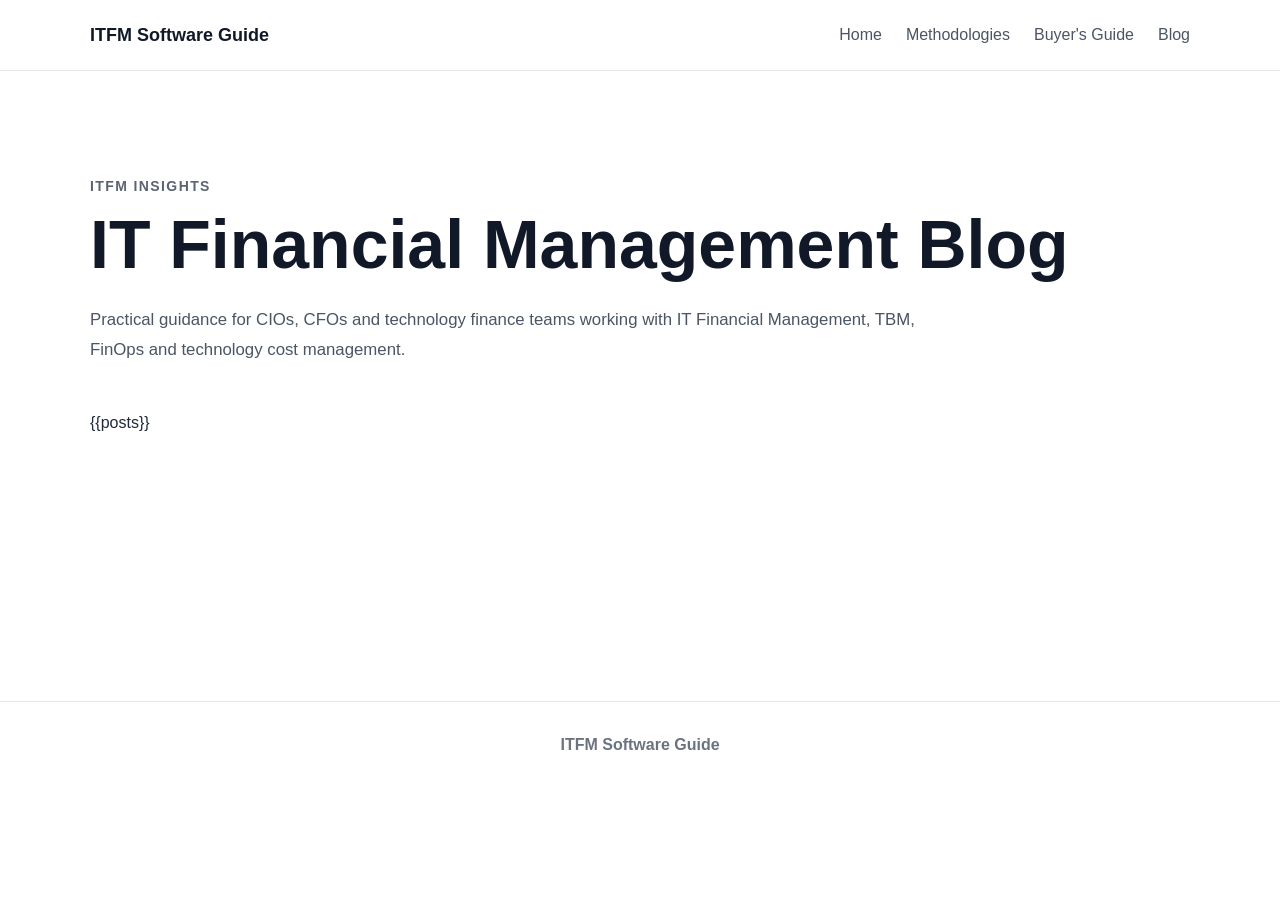
<file: templates/blog-index.html>
<!DOCTYPE html>
<html lang="en">

<head>
  <meta charset="UTF-8">
  <meta name="viewport" content="width=device-width, initial-scale=1.0">

  <title>ITFM Blog | IT Financial Management Software Guide</title>

  <meta
    name="description"
    content="Guides, methodologies and software research for CIOs, CFOs and IT finance teams working with IT Financial Management."
  >

  <link
    rel="canonical"
    href="https://itfinancialmanagementsoftware.com/blog/"
  >

  <link rel="stylesheet" href="/style.css">
</head>

<body>

<header class="site-header">
  <div class="container">

    <a class="logo" href="/">
      ITFM Software Guide
    </a>

    <nav>
      <a href="/">Home</a>
      <a href="/#methodologies">Methodologies</a>
      <a href="/#buyers-guide">Buyer's Guide</a>
      <a href="/blog/">Blog</a>
    </nav>

  </div>
</header>


<main>

<section class="section blog-index">

  <div class="container">

    <p class="eyebrow">ITFM Insights</p>

    <h1>IT Financial Management Blog</h1>

    <p class="section-intro">
      Practical guidance for CIOs, CFOs and technology finance teams
      working with IT Financial Management, TBM, FinOps and technology
      cost management.
    </p>

    <div class="blog-grid">

      {{posts}}

    </div>

  </div>

</section>

</main>


<footer class="site-footer">

  <div class="container">
    <strong>ITFM Software Guide</strong>
  </div>

</footer>

</body>
</html>
</file>
<file: style.css>
* {
  box-sizing: border-box;
}

html {
  scroll-behavior: smooth;
}

body {
  margin: 0;
  font-family: Arial, Helvetica, sans-serif;
  line-height: 1.6;
  color: #1f2937;
  background: #ffffff;
}

.container {
  width: min(1100px, 90%);
  margin: 0 auto;
}

.narrow {
  max-width: 760px;
}

.site-header {
  border-bottom: 1px solid #e5e7eb;
  background: #ffffff;
}

.site-header .container {
  min-height: 70px;
  display: flex;
  align-items: center;
  justify-content: space-between;
  gap: 30px;
}

.logo {
  color: #111827;
  font-size: 18px;
  font-weight: bold;
  text-decoration: none;
}

nav {
  display: flex;
  gap: 24px;
}

nav a {
  color: #4b5563;
  text-decoration: none;
}

nav a:hover {
  color: #111827;
}

.hero {
  padding: 120px 0;

  background-image:
    linear-gradient(
      rgba(0, 0, 0, 0.60),
      rgba(0, 0, 0, 0.60)
    ),
    url("images/hero.jpg");

  background-size: cover;
  background-position: center;
  background-repeat: no-repeat;

  text-align: center;
}

.hero .container {
  max-width: 850px;
}

.eyebrow {
  margin-bottom: 12px;
  font-size: 14px;
  font-weight: bold;
  letter-spacing: 1.4px;
  text-transform: uppercase;
  color: #5b6472;
}

h1 {
  margin: 0 0 24px;
  font-size: clamp(42px, 6vw, 68px);
  line-height: 1.05;
  color: #111827;
}

h2 {
  margin-top: 0;
  font-size: 34px;
  line-height: 1.2;
  color: #111827;
}

h3 {
  margin-top: 0;
  color: #111827;
}

.hero h1 {
  color: white;
}

.hero .hero-text {
  color: #e5e7eb;
}

.hero .eyebrow {
  color: #e5e7eb;
}

.button {
  display: inline-block;
  padding: 13px 22px;
  border: none;
  border-radius: 6px;
  background: #111827;
  color: white;
  font-size: 16px;
  text-decoration: none;
  cursor: pointer;
}

.button:hover {
  opacity: 0.88;
}

.section {
  padding: 80px 0;
}

.alt-section {
  background: #f7f9fc;
}

.cards {
  display: grid;
  grid-template-columns: repeat(3, 1fr);
  gap: 22px;
  margin-top: 35px;
}

.card {
  padding: 28px;
  border: 1px solid #e5e7eb;
  border-radius: 10px;
  background: white;
}

.card p {
  margin-bottom: 0;
}

.example-section {
  background: #111827;
  color: #e5e7eb;
}

.example-section h2,
.example-section .eyebrow {
  color: white;
}

.flow {
  margin: 30px 0;
  padding: 24px;
  display: flex;
  flex-wrap: wrap;
  gap: 14px;
  justify-content: center;
  border: 1px solid #d1d5db;
  border-radius: 8px;
  font-weight: bold;
}

.secondary-button {
  background: #374151;
}

.explanation {
  margin-top: 24px;
  padding: 20px;
  border-left: 4px solid #111827;
  background: #f3f4f6;
}

.hidden {
  display: none;
}

footer {
  padding: 30px 0;
  border-top: 1px solid #e5e7eb;
  color: #6b7280;
  text-align: center;
}

@media (max-width: 800px) {
  .site-header .container {
    flex-direction: column;
    justify-content: center;
    padding: 18px 0;
  }

  nav {
    flex-wrap: wrap;
    justify-content: center;
  }

  .cards {
    grid-template-columns: 1fr;
  }

  .hero {
    padding: 70px 0;
  }
}

/* =========================
   SECTION BACKGROUNDS
========================= */

.section {
  padding: 90px 0;
  background: #ffffff;
}

.alt-section {
  background: #f5f7fb;
}

.tools-section {
  background: #eef3f9;
}

/* Optional: make the final FAQ section feel clean */
#faq {
  background: #ffffff;
}

/* =========================
   INTRO TEXT
========================= */

.section-intro {
  max-width: 850px;
  margin: 0 0 40px 0;
  color: #4b5563;
  font-size: 1.05rem;
  line-height: 1.8;
}

/* =========================
   TOOLS SECTION
========================= */

.tool-list {
  display: grid;
  grid-template-columns: 1fr;
  gap: 24px;
  margin-top: 40px;
}

.tool-card {
  display: flex;
  gap: 24px;
  align-items: flex-start;
  background: #ffffff;
  border: 1px solid #dbe3ef;
  border-radius: 18px;
  padding: 28px;
  box-shadow: 0 8px 24px rgba(15, 23, 42, 0.04);
}

.featured-tool {
  border: 2px solid #0f2b5b;
  background: linear-gradient(180deg, #ffffff 0%, #f8fbff 100%);
  box-shadow: 0 12px 30px rgba(15, 43, 91, 0.08);
}

.tool-number {
  width: 58px;
  height: 58px;
  min-width: 58px;
  border-radius: 50%;
  background: #0f2b5b;
  color: #ffffff;
  display: flex;
  align-items: center;
  justify-content: center;
  font-size: 0.95rem;
  font-weight: 700;
  letter-spacing: 0.08em;
}

.tool-content h3 {
  margin: 0 0 14px 0;
  font-size: 1.7rem;
  line-height: 1.2;
  color: #0f172a;
}

.tool-content p {
  margin: 0 0 16px 0;
  color: #334155;
  line-height: 1.8;
}

.tool-label {
  display: inline-block;
  margin: 0 0 10px 0;
  font-size: 0.8rem;
  font-weight: 700;
  letter-spacing: 0.08em;
  text-transform: uppercase;
  color: #0f2b5b;
  background: #e8f0ff;
  padding: 6px 10px;
  border-radius: 999px;
}

.text-link {
  display: inline-block;
  margin-top: 6px;
  font-weight: 600;
  color: #0f2b5b;
  text-decoration: none;
}

.text-link:hover {
  text-decoration: underline;
}

.editorial-note {
  margin-top: 28px;
  padding: 18px 20px;
  border-left: 4px solid #0f2b5b;
  background: rgba(255, 255, 255, 0.8);
  color: #475569;
  font-size: 0.98rem;
  line-height: 1.7;
  border-radius: 10px;
}

/* =========================
   COMPARISON TABLE
========================= */

.comparison-table {
  margin-top: 35px;
  border: 1px solid #dbe3ef;
  border-radius: 18px;
  overflow: hidden;
  background: #ffffff;
}

.comparison-row {
  display: grid;
  grid-template-columns: 1fr 1.4fr 1.4fr;
  gap: 20px;
  padding: 18px 22px;
  border-bottom: 1px solid #e5eaf2;
}

.comparison-row:last-child {
  border-bottom: none;
}

.comparison-header {
  background: #0f2b5b;
  color: #ffffff;
  font-weight: 700;
}

/* =========================
   IMPLEMENTATION STEPS
========================= */

.steps {
  display: grid;
  grid-template-columns: repeat(2, 1fr);
  gap: 22px;
  margin-top: 40px;
}

.step {
  background: #ffffff;
  border: 1px solid #dbe3ef;
  border-radius: 18px;
  padding: 24px;
  box-shadow: 0 8px 24px rgba(15, 23, 42, 0.04);
}

.step span {
  display: inline-flex;
  align-items: center;
  justify-content: center;
  width: 44px;
  height: 44px;
  margin-bottom: 16px;
  border-radius: 50%;
  background: #0f2b5b;
  color: #ffffff;
  font-size: 0.85rem;
  font-weight: 700;
  letter-spacing: 0.08em;
}

.step h3 {
  margin: 0 0 12px 0;
  color: #0f172a;
}

.step p {
  margin: 0;
  color: #475569;
  line-height: 1.7;
}

/* =========================
   FAQ
========================= */

.faq-item {
  margin-top: 18px;
  padding: 24px;
  background: #ffffff;
  border: 1px solid #dbe3ef;
  border-radius: 16px;
  box-shadow: 0 6px 18px rgba(15, 23, 42, 0.03);
}

.faq-item h3 {
  margin: 0 0 10px 0;
  color: #0f172a;
  font-size: 1.15rem;
}

.faq-item p {
  margin: 0;
  color: #475569;
  line-height: 1.8;
}

@media (max-width: 900px) {
  .comparison-row {
    grid-template-columns: 1fr;
  }

  .steps {
    grid-template-columns: 1fr;
  }
}

@media (max-width: 768px) {
  .tool-card {
    flex-direction: column;
  }

  .tool-number {
    width: 52px;
    height: 52px;
    min-width: 52px;
  }

  .tool-content h3 {
    font-size: 1.4rem;
  }
}

/* BLOG INDEX */

.blog-index {
  min-height: 70vh;
}

.blog-grid {
  display: grid;
  grid-template-columns: repeat(3, 1fr);
  gap: 28px;
  margin-top: 45px;
}

.blog-card {
  background: #ffffff;
  border: 1px solid #dbe3ef;
  border-radius: 18px;
  padding: 28px;
  box-shadow: 0 8px 24px rgba(15, 23, 42, 0.04);
}

.blog-card h2 {
  font-size: 1.45rem;
  margin: 10px 0 16px;
}

.blog-card h2 a {
  color: #0f172a;
  text-decoration: none;
}

.blog-card h2 a:hover {
  color: #0f2b5b;
}

.blog-card p {
  color: #475569;
  line-height: 1.7;
}

.blog-category {
  color: #0f2b5b !important;
  font-size: 0.8rem;
  font-weight: 700;
  letter-spacing: 0.08em;
  text-transform: uppercase;
}


/* BLOG ARTICLE */

.blog-article {
  padding: 90px 0;
}

.article-meta {
  display: flex;
  gap: 20px;
  margin-bottom: 25px;
  color: #64748b;
  font-size: 0.9rem;
}

.blog-article h1 {
  font-size: clamp(2.5rem, 5vw, 4rem);
  line-height: 1.1;
  margin-bottom: 30px;
}

.blog-article h2 {
  margin-top: 50px;
  font-size: 2rem;
}

.blog-article h3 {
  margin-top: 35px;
  font-size: 1.4rem;
}

.blog-article p,
.blog-article li {
  font-size: 1.08rem;
  line-height: 1.85;
  color: #334155;
}

.blog-article ul,
.blog-article ol {
  margin: 25px 0;
  padding-left: 30px;
}

@media (max-width: 900px) {
  .blog-grid {
    grid-template-columns: 1fr;
  }
}

/* =========================================
   HOMEPAGE — LATEST ARTICLES
========================================= */

.latest-articles-section {
  background: #ffffff;
  padding: 100px 0;
}

.latest-articles-header {
  display: flex;
  align-items: flex-end;
  justify-content: space-between;
  gap: 50px;
  margin-bottom: 45px;
}

.latest-articles-header > div {
  max-width: 760px;
}

.latest-articles-header .section-intro {
  margin-bottom: 0;
}

.articles-view-all {
  flex-shrink: 0;
  color: #0f2b5b;
  font-weight: 700;
  text-decoration: none;
  padding-bottom: 4px;
  border-bottom: 2px solid #0f2b5b;
}

.articles-view-all:hover {
  opacity: 0.7;
}


/* CARD GRID */

.latest-articles-grid {
  display: grid;
  grid-template-columns: repeat(3, 1fr);
  gap: 24px;
}


/* CARD */

.latest-article-card {
  position: relative;
  display: flex;
  flex-direction: column;
  min-height: 320px;

  padding: 32px;

  background: #f7f9fc;

  border: 1px solid #dbe3ef;
  border-radius: 18px;

  transition:
    transform 0.2s ease,
    box-shadow 0.2s ease,
    border-color 0.2s ease;
}

.latest-article-card:hover {
  transform: translateY(-5px);
  border-color: #b7c5da;
  box-shadow: 0 16px 35px rgba(15, 43, 91, 0.09);
}


/* CATEGORY */

.article-category {
  margin: 0 0 18px;

  color: #52647d;

  font-size: 0.75rem;
  font-weight: 700;

  letter-spacing: 0.1em;
  text-transform: uppercase;
}


/* TITLE */

.latest-article-card h3 {
  margin: 0 0 18px;

  font-size: 1.45rem;
  line-height: 1.3;
}

.latest-article-card h3 a {
  color: #0b1930;
  text-decoration: none;
}

.latest-article-card h3 a:hover {
  color: #0f3975;
}


/* DESCRIPTION */

.article-description {
  margin: 0 0 30px;

  color: #475569;

  font-size: 1rem;
  line-height: 1.7;
}


/* LINK */

.article-link {
  margin-top: auto;

  color: #0f2b5b;

  font-size: 0.95rem;
  font-weight: 700;

  text-decoration: none;
}

.article-link:hover {
  text-decoration: underline;
}


/* MOBILE */

@media (max-width: 900px) {

  .latest-articles-header {
    align-items: flex-start;
    flex-direction: column;
    gap: 20px;
  }

  .latest-articles-grid {
    grid-template-columns: 1fr;
  }

  .latest-article-card {
    min-height: auto;
  }

}
</file>
